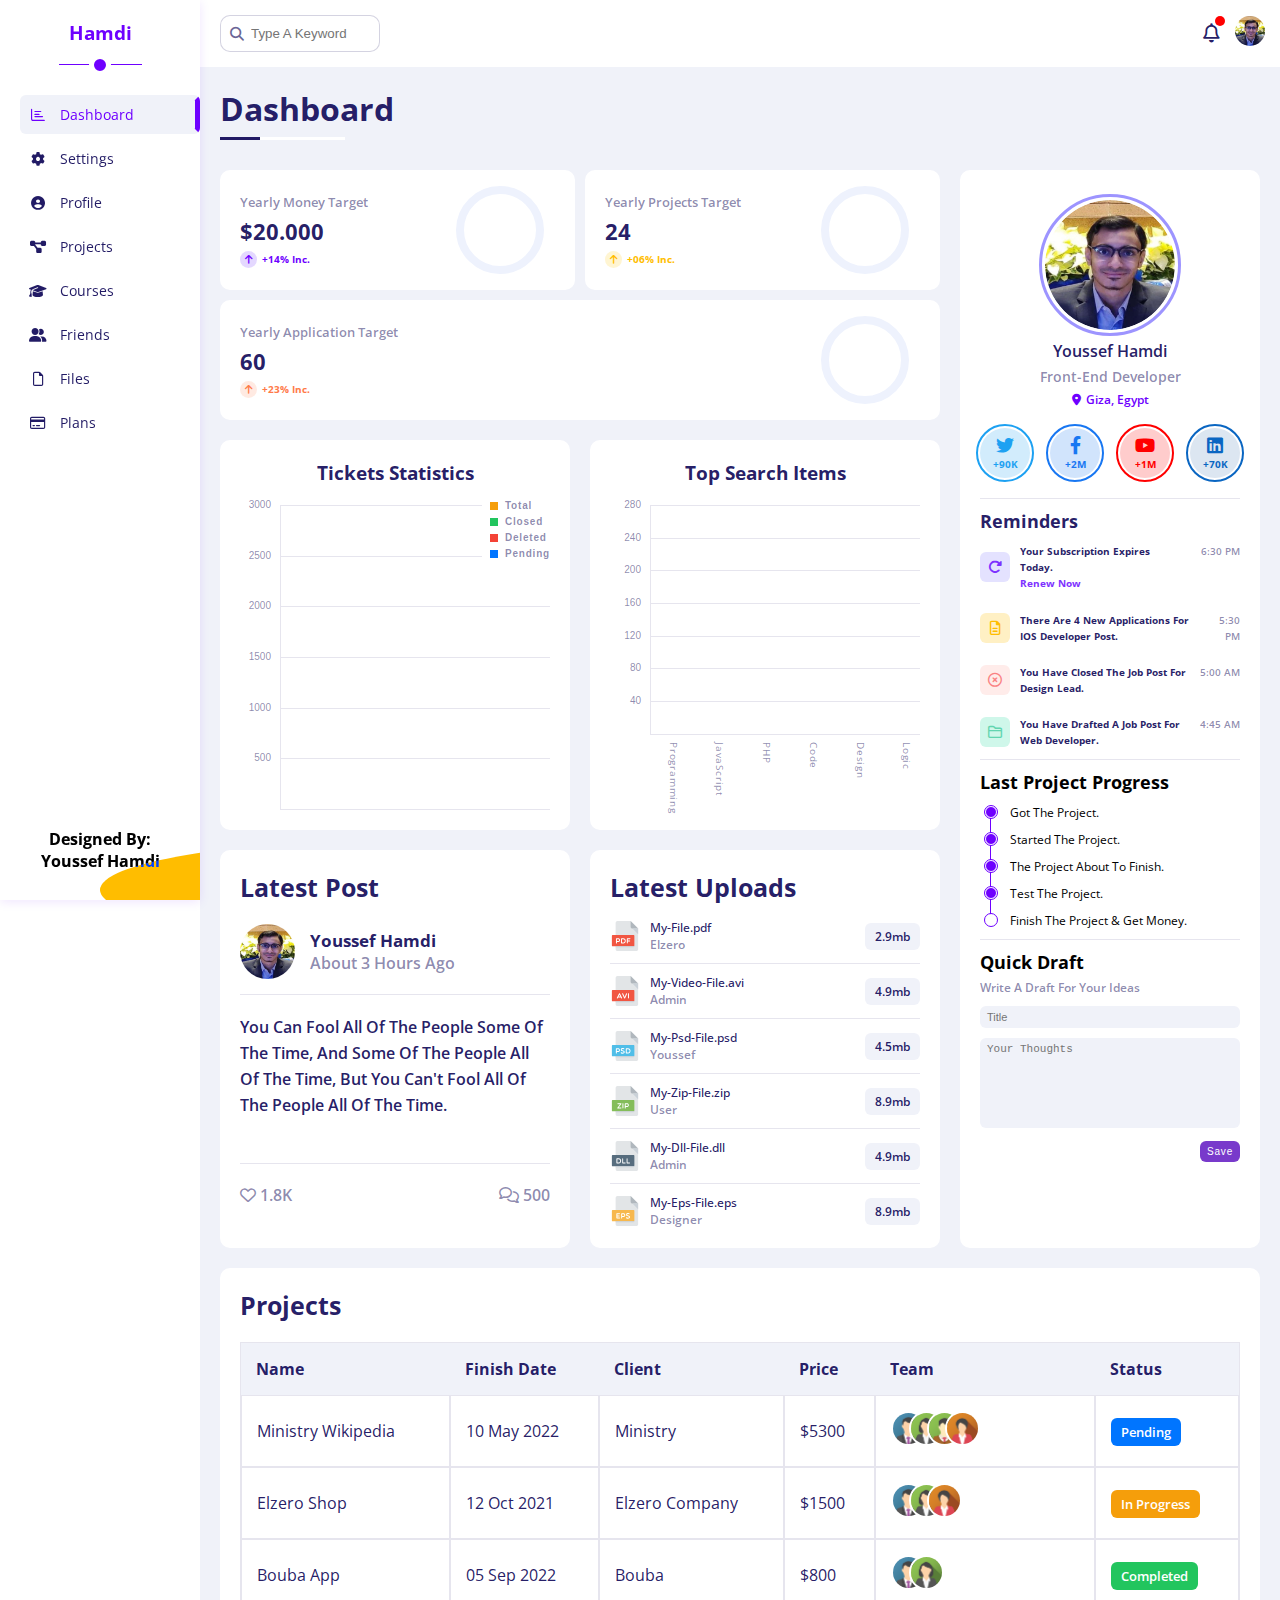
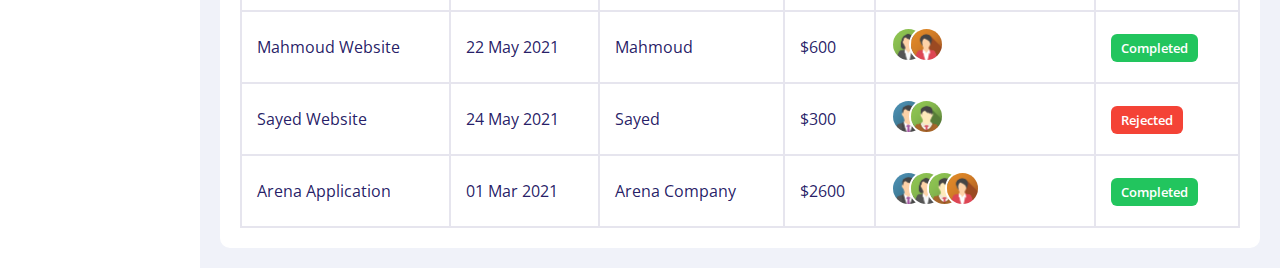
<file: index.html>
<!DOCTYPE html>
<html lang="en">
<head>
  <meta charset="UTF-8">
  <meta http-equiv="X-UA-Compatible" content="IE=edge">
  <meta name="viewport" content="width=device-width, initial-scale=1.0">
  <title>Dashboard</title>
  <link rel="stylesheet" href="css/all.css">
  <link rel="stylesheet" href="css/framework.css">
  <link rel="stylesheet" href="css/main.css">
  <link rel="preconnect" href="https://fonts.googleapis.com">
  <link rel="preconnect" href="https://fonts.gstatic.com" crossorigin>
  <link href="https://fonts.googleapis.com/css2?family=Open+Sans:wght@300;400;500;600;700;800&display=swap" rel="stylesheet">
</head>
<body>
  <div class="home dashboard">
    <aside class="sidebar pd-20">
      <h2>Hamdi</h2>
      <ul>
        <li><a href="index.html" class="dashboard pd-5 d-block current-page" title="Dashboard"><i class="far fa-chart-bar"></i> <span>Dashboard</span></a></li>
        <li><a href="settings.html" class="settings pd-5 d-block" title="Settings"><i class="fas fa-gear"></i> <span>Settings</span></a></li>
        <li><a href="profile.html" class="profile pd-5 d-block" title="Profile"><i class="fas fa-circle-user"></i> <span>Profile</span></a></li>
        <li><a href="projects.html" class="projects pd-5 d-block" title="Projects"><i class="fas fa-diagram-project"></i> <span>Projects</span></a></li>
        <li><a href="courses.html" class="courses pd-5 d-block" title="Courses"><i class="fas fa-graduation-cap"></i> <span>Courses</span></a></li>
        <li><a href="friends.html" class="friends pd-5 d-block" title="Friends"><i class="fas fa-user-group"></i> <span>Friends</span></a></li>
        <li><a href="files.html" class="files pd-5 d-block" title="Files"><i class="far fa-file"></i> <span>Files</span></a></li>
        <li><a href="plans.html" class="plans pd-5 d-block" title="Plans"><i class="far fa-credit-card"></i> <span>Plans</span></a></li>
      </ul>
      <div class="copy-right ps-a overflow-h t-center f-center-center-block f-bold">
        <span class="bold d-block">Designed By:<br>Youssef Hamdi</span>
      </div>
    </aside>
    <div class="aside"></div>
    <div class="content">
      <div class="header pd-15 f-sb">
        <div class="search ps-r">
          <i class="fas fa-magnifying-glass ps-a"></i>
          <input class="br-10" type="search" name="search" id="search" placeholder="Type A Keyword">
        </div>
        <div class="profile f-center">
          <span class="notification ps-r"><i class="far fa-bell"></i>
          </span>
          <span class="profile-image">
            <img src="images/new profile picture.jpg" alt="photo" class="br-circle">
          </span>
        </div>
      </div>
      <div class="section pd-20">
        <h1 class="main-title ps-r">Dashboard</h1>
        <div class="section-content pd-t40 gap-20 f f-wrap">
          <div class="center f f-wrap gap-20">
            <div class="targets f f-wrap gap-10">
              <div class="card pd-20 pd-t10 pd-b10 f-sb gap-20 br-10" style='--clr: #6e00ff;--alt-clr:#e4d8ff ;--num: 50.2;--percent:"80%";'>
                <div class="text">
                  <span class="text d-block">Yearly Money Target</span>
                  <span class="bold d-block mr-t5">$20.000</span>
                  <span class="d-block f-center mr-t5">
                    <i class="fa-solid fa-arrow-up f-center-center mr-r5 br-circle"></i> +14% Inc.
                  </span>
                </div>
                <div class="circle overflow-h f-center-center">
                  <svg class="f-center-center" style=>
                    <circle cx="40" cy="40" r="40"></circle>
                    <circle cx="40" cy="40" r="40"></circle>
                  </svg>
                </div>
              </div>
              <div class="card pd-20 pd-t10 pd-b10 f-sb gap-20 br-10" style='--clr: #ffbd00;--alt-clr:#fff5d2 ; --num: 100.4;--percent:"60%";'>
                <div class="text">
                  <span class="text d-block">Yearly Projects Target</span>
                  <span class="bold d-block mr-t5">24</span>
                  <span class="d-block f-center mr-t5">
                    <i class="fa-solid fa-arrow-up f-center-center mr-r5 br-circle"></i> +06% Inc.
                  </span>
                </div>
                <div class="circle overflow-h f-center-center">
                  <svg class="f-center-center" style=>
                    <circle cx="40" cy="40" r="40"></circle>
                    <circle cx="40" cy="40" r="40"></circle>
                  </svg>
                </div>
              </div>
              <div class="card pd-20 pd-t10 pd-b10 f-sb gap-20 br-10" style='--clr: #ff7a49;--alt-clr:#ffeae2 ; --num: 62.75;--percent:"75%";'>
                <div class="text">
                  <span class="text d-block">Yearly Application Target</span>
                  <span class="bold d-block mr-t5">60</span>
                  <span class="d-block f-center mr-t5">
                    <i class="fa-solid fa-arrow-up f-center-center mr-r5 br-circle"></i> +23% Inc.
                  </span>
                </div>
                <div class="circle overflow-h f-center-center">
                  <svg class="f-center-center" style=>
                    <circle cx="40" cy="40" r="40"></circle>
                    <circle cx="40" cy="40" r="40"></circle>
                  </svg>
                </div>
              </div>

            </div>
            <div class="statistics pd-20 br-10 ps-r f f-d-column">
              <h3 class="t-center mr-b20">Tickets Statistics</h3>
              <div class="container ps-r">
                <ul class="f f-d-column ps-a">
                  <li class="ps-r"><div class="ps-a">3000</div></li>
                  <li class="ps-r"><div class="ps-a">2500</div></li>
                  <li class="ps-r"><div class="ps-a">2000</div></li>
                  <li class="ps-r"><div class="ps-a">1500</div></li>
                  <li class="ps-r"><div class="ps-a">1000</div></li>
                  <li class="ps-r"><div class="ps-a">500</div></li>
                  <li class="ps-r"><div class="ps-a"></div></li>
                </ul>
                <ul class="bars f ps-a">
                  <li class="total" style="--clr: #F59E0B;--bar-h: calc(50.6px * 5);"></li>
                  <li class="closed" style="--clr: #22C55E;--bar-h: calc(50.6px * 3.8);"></li>
                  <li class="deleted" style="--clr: #F44336;--bar-h: calc(50.6px / 5);"></li>
                  <li class="pending" style="--clr: #0075FF;--bar-h: calc(50.6px * 1);"></li>
                </ul>
                <ul class="info f f-d-column ps-a">
                  <li class="ps-r" style="--clr: #F59E0B;">Total</li>
                  <li class="ps-r" style="--clr: #22C55E;">Closed</li>
                  <li class="ps-r" style="--clr: #F44336;">Deleted</li>
                  <li class="ps-r" style="--clr: #0075FF;">Pending</li>
                </ul>
              </div>
            </div>
            <div class="top-search pd-20 br-10 ps-r f f-d-column">
              <h3 class="t-center mr-b20">Top Search Items</h3>
              <div class="container ps-r">
                <ul class="f f-d-column ps-a">
                  <li class="ps-r"><div class="ps-a">280</div></li>
                  <li class="ps-r"><div class="ps-a">240</div></li>
                  <li class="ps-r"><div class="ps-a">200</div></li>
                  <li class="ps-r"><div class="ps-a">160</div></li>
                  <li class="ps-r"><div class="ps-a">120</div></li>
                  <li class="ps-r"><div class="ps-a">80</div></li>
                  <li class="ps-r"><div class="ps-a">40</div></li>
                  <li class="ps-r"><div class="ps-a"></div></li>
                </ul>
                <ul class="bars f ps-a">
                  <li class="programming ps-r" style="--clr: #6e00ff;--bar-h: calc(32.8px * 5.5);"><div class="ps-a">Programming</div></li>
                  <li class="js ps-r" style="--clr: #6e00ff;--bar-h: calc(32.8px * 4.5);"><div class="ps-a">JavaScript</div></li>
                  <li class="php ps-r" style="--clr: #6e00ff;--bar-h: calc(32.8px * 4);"><div class="ps-a">PHP</div></li>
                  <li class="code ps-r" style="--clr: #6e00ff;--bar-h: calc(32.8px * 3.625);"><div class="ps-a">Code</div></li>
                  <li class="design ps-r" style="--clr: #6e00ff;--bar-h: calc(32.8px * 2.75);"><div class="ps-a">Design</div></li>
                  <li class="logic ps-r" style="--clr: #6e00ff;--bar-h: calc(32.8px * 2.375);"><div class="ps-a">Logic</div></li>
                </ul>
              </div>
            </div>
            <div class="post pd-20 br-10">
              <h3>Latest Post</h3>
              <div class="img-profile f-center gap-15 pd-b15 pd-t20">
                <img class="br-circle" src="images/new profile picture.jpg" alt="error">
                <div class="img-info">
                  <span class="d-block bold">Youssef Hamdi</span>
                  <span class="d-block text">About 3 Hours Ago</span>
                </div>
              </div>
              <div class="post-text pd-t20 pd-b20">You Can Fool All Of The People Some Of The Time, And Some Of The People All Of The Time, But You Can't Fool All Of The People All Of The Time.</div>
              <div class="post-footer pd-t20 f-sb">
                <div>
                  <i class="fa-regular fa-heart f-center-center"></i> 1.8K
                </div>
                <div>
                  <i class="fa-regular fa-comments f-center-center"></i> 500
                </div>
              </div>
            </div>
            <div class="latest-uploads pd-20 br-10">
              <h3>Latest Uploads</h3>
              <ul class="f f-d-column mr-t5">
                <li class="f gap-10 pd-t10 pd-b10">
                  <img src="images/pdf.svg" alt="Error">
                  <div class="f-sb">
                    <div>
                      <span class="d-block bold">My-File.pdf</span>
                      <span class="d-block text">Elzero</span>
                    </div>
                    <div>
                      2.9mb
                    </div>
                  </div>
                </li>
                <li class="f gap-10 pd-t10 pd-b10">
                  <img src="images/avi.svg" alt="Error">
                  <div class="f-sb">
                    <div>
                      <span class="d-block bold">My-Video-File.avi</span>
                      <span class="d-block text">Admin</span>
                    </div>
                    <div>
                      4.9mb
                    </div>
                  </div>
                </li>
                <li class="f gap-10 pd-t10 pd-b10">
                  <img src="images/psd.svg" alt="Error">
                  <div class="f-sb">
                    <div>
                      <span class="d-block bold">My-Psd-File.psd</span>
                      <span class="d-block text">Youssef</span>
                    </div>
                    <div>
                      4.5mb
                    </div>
                  </div>
                </li>
                <li class="f gap-10 pd-t10 pd-b10">
                  <img src="images/zip.svg" alt="Error">
                  <div class="f-sb">
                    <div>
                      <span class="d-block bold">My-Zip-File.zip</span>
                      <span class="d-block text">User</span>
                    </div>
                    <div>
                      8.9mb
                    </div>
                  </div>
                </li>
                <li class="f gap-10 pd-t10 pd-b10">
                  <img src="images/dll.svg" alt="Error">
                  <div class="f-sb">
                    <div>
                      <span class="d-block bold">My-Dll-File.dll</span>
                      <span class="d-block text">Admin</span>
                    </div>
                    <div>
                      4.9mb
                    </div>
                  </div>
                </li>
                <li class="f gap-10 pd-t10">
                  <img src="images/eps.svg" alt="Error">
                  <div class="f-sb">
                    <div>
                      <span class="d-block bold">My-Eps-File.eps</span>
                      <span class="d-block text">Designer</span>
                    </div>
                    <div>
                      8.9mb
                    </div>
                  </div>
                </li>
              </ul>
            </div>
          </div>
          <div class="left br-10 pd-20 f f-d-column">
            <div class="welcome f-center f-d-column t-center pd-b20">
              <a href="profile.html" class="d-block">
                <div class="main-img mr-t10 mr-b10 overflow-h br-circle"><img src="images/new profile picture.jpg" alt="error" class="br-circle"></div>
              </a>
              <span class="bold d-block mr-b5 f-16">Youssef Hamdi</span>
              <span class="text d-block mr-b5 f-14">Front-End Developer</span>
              <span class="location d-block f-12"><i class="fa-solid fa-location-dot f-center-center mr-r5"></i>Giza, Egypt</span>
              <div class="f-sb mr-t20 social">
                <a href="#" title="Follow" style="--clr: #1DA1F2;--alt-clr:#D2ECFC;" class="f-center-center f-d-column twitter br-circle t-center">
                  <i class="fa-brands fa-twitter f-center-center f-18"></i>
                  <span class="d-block bold f-10 mr-t3 f-bold">+90K</span>
                </a>
                <a href="#" title="Like" style="--clr: #1877f2;--alt-clr: #D1E4FC;" class="f-center-center f-d-column facebook br-circle t-center">
                  <i class="fa-brands fa-facebook-f f-center-center f-18"></i>
                  <span class="d-block bold f-10 mr-t3 f-bold">+2M</span>
                </a>
                <a href="#" title="Subscribe" style="--clr: #ff0000;--alt-clr: #FFCCCC;" class="f-center-center f-d-column youtube br-circle t-center">
                  <i class="fa-brands fa-youtube f-center-center f-18"></i>
                  <span class="d-block bold f-10 mr-t3 f-bold">+1M</span>
                </a>
                <a href="#" title="Follow" style="--clr: #0a66c2;--alt-clr: #dce6f1;" class="f-center-center f-d-column linked-in br-circle t-center">
                  <i class="fa-brands fa-linkedin f-center-center f-18"></i>
                  <span class="d-block bold f-10 mr-t3 f-bold">+70K</span>
                </a>
              </div>
            </div>
            <div class="reminders pd-t10 pd-b10 ">
              <h3 class="f-18">Reminders</h3>
              <div class="row f f-d-column pd-t10" style="--clr:#7d31ff; --alt-clr:#e4e2ff;">
                <div class="f-center gap-10">
                  <i class="fa-solid br-6 fa-rotate-right f-center-center"></i>
                  <div class="f f-d-column grow f-10 f-bold">
                    <div class="grow f-sb">
                      <span class="bold d-block">Your Subscription Expires Today.</span>
                      <span class="text d-block f-10">6:30 PM</span>
                    </div>
                    <a href="#" class="d-block">Renew Now</a>
                  </div>
                </div>
              </div>
              <div class="row f f-d-column pd-t20" style="--clr:#ffbd00; --alt-clr:#fff0c4;">
                <div class="f-center gap-10">
                  <i class="fa-regular br-6 fa-file-lines f-center-center"></i>
                  <div class="f f-d-column gap-10 grow f-10 f-bold">
                    <div class="grow f-sb">
                      <span class="bold d-block">There Are 4 New Applications For IOS Developer Post.</span>
                      <span class="text d-block f-10">5:30 PM</span>
                    </div>
                  </div>
                </div>
              </div>
              <div class="row f f-d-column pd-t20" style="--clr:#fa8283; --alt-clr:#ffecea;">
                <div class="f-center gap-10">
                  <i class="fa-regular br-6 fa-circle-xmark f-center-center"></i>
                  <div class="f f-d-column gap-10 grow f-10 f-bold">
                    <div class="grow f-sb">
                      <span class="bold d-block">You Have Closed The Job Post For Design Lead.</span>
                      <span class="text d-block f-10">5:00 AM</span>
                    </div>
                  </div>
                </div>
              </div>
              <div class="row f f-d-column pd-t20" style="--clr:#62d5b0; --alt-clr:#cff7ea;">
                <div class="f-center gap-10">
                  <i class="fa-regular br-6 fa-folder-closed f-center-center"></i>
                  <div class="f f-d-column gap-10 grow f-10 f-bold">
                    <div class="grow f-sb">
                      <span class="bold d-block">You Have Drafted A Job Post For Web Developer.</span>
                      <span class="text d-block f-10">4:45 AM</span>
                    </div>
                  </div>
                </div>
              </div>
            </div>
            <div class="project-progress pd-t10 pd-b10">
              <h3 class="f-18">Last Project Progress</h3>
              <ul class="mr-t10 f f-d-column gap-10 ps-r pd-l30">
                <li class="completed ps-r f-12">Got The Project.</li>
                <li class="completed ps-r f-12">Started The Project.</li>
                <li class="completed ps-r f-12">The Project About To Finish.</li>
                <li class="animated ps-r f-12">Test The Project.</li>
                <li class="not-completed ps-r f-12">Finish The Project & Get Money.</li>
              </ul>
            </div>
            <div class="draft pd-t10 grow">
              <h3 class="f-18">Quick Draft</h3>
              <span class="d-block text f-12 mr-t5">Write A Draft For Your Ideas</span>
              <div class="mr-t10">
                <form action="" class="f f-d-column gap-10">
                  <input type="text" name="title" id="title" class="br-6 title pd-5" placeholder="Title">
                  <textarea name="idea" id="idea" class="idea pd-5 br-6 grow" placeholder="Your Thoughts"></textarea>
                  <div class="button t-right">
                    <input type="button" value="Save" class="br-6 save">
                  </div>
                </form>
              </div>
            </div>
          </div>
          <div class="bottom pd-20 br-10">
            <h3 class="mr-b20">Projects</h3>
            <div class="overflow-x-a">
              <table>
                <thead>
                  <tr>
                    <th class="name pd-15">Name</th>
                    <th class="date pd-15">Finish Date</th>
                    <th class="client pd-15">Client</th>
                    <th class="price pd-15">Price</th>
                    <th class="members pd-15">Team</th>
                    <th class="name pd-15">Status</th>
                  </tr>
                </thead>
                <tbody>
                  <tr>
                    <td class=" ">Ministry Wikipedia</td>
                    <td class=" ">10 May 2022</td>
                    <td class=" ">Ministry</td>
                    <td class=" ">$5300</td>
                    <td class=" ">
                      <img src="images/team-01.png" alt="error" class="ps-r br-circle">
                      <img src="images/team-02.png" alt="error" class="ps-r br-circle">
                      <img src="images/team-03.png" alt="error" class="ps-r br-circle">
                      <img src="images/team-04.png" alt="error" class="ps-r br-circle">
                    </td>
                    <td class=" "><span class="br-6" style="--clr: #0075FF;">Pending</span></td>
                  </tr>
                  <tr>
                    <td class=" ">Elzero Shop</td>
                    <td class=" ">12 Oct 2021</td>
                    <td class=" ">Elzero Company</td>
                    <td class=" ">$1500</td>
                    <td class=" ">
                      <img src="images/team-01.png" alt="error" class="ps-r br-circle">
                      <img src="images/team-02.png" alt="error" class="ps-r br-circle">
                      <img src="images/team-04.png" alt="error" class="ps-r br-circle">
                    </td>
                    <td class=" "><span class="br-6" style="--clr: #F59E0B;">In Progress</span></td>
                  </tr>
                  <tr>
                    <td class=" ">Bouba App</td>
                    <td class=" ">05 Sep 2022</td>
                    <td class=" ">Bouba</td>
                    <td class=" ">$800</td>
                    <td class=" ">
                      <img src="images/team-01.png" alt="error" class="ps-r br-circle">
                      <img src="images/team-02.png" alt="error" class="ps-r br-circle">
                    </td>
                    <td class=" "><span class="br-6" style="--clr: #22C55E;">Completed</span></td>
                  </tr>
                  <tr>
                    <td class=" ">Mahmoud Website</td>
                    <td class=" ">22 May 2021</td>
                    <td class=" ">Mahmoud</td>
                    <td class=" ">$600</td>
                    <td class=" ">
                      <img src="images/team-02.png" alt="error" class="ps-r br-circle">
                      <img src="images/team-04.png" alt="error" class="ps-r br-circle">
                    </td>
                    <td class=" "><span class="br-6" style="--clr: #22C55E;">Completed</span></td>
                  </tr>
                  <tr>
                    <td class=" ">Sayed Website</td>
                    <td class=" ">24 May 2021</td>
                    <td class=" ">Sayed</td>
                    <td class=" ">$300</td>
                    <td class=" ">
                      <img src="images/team-01.png" alt="error" class="ps-r br-circle">
                      <img src="images/team-03.png" alt="error" class="ps-r br-circle">
                    </td>
                    <td class=" "><span class="br-6" style="--clr: #F44336;">Rejected</span></td>
                  </tr>
                  <tr>
                    <td class=" ">Arena Application</td>
                    <td class=" ">01 Mar 2021</td>
                    <td class=" ">Arena Company</td>
                    <td class=" ">$2600</td>
                    <td class=" ">
                      <img src="images/team-01.png" alt="error" class="ps-r br-circle">
                      <img src="images/team-02.png" alt="error" class="ps-r br-circle">
                      <img src="images/team-03.png" alt="error" class="ps-r br-circle">
                      <img src="images/team-04.png" alt="error" class="ps-r br-circle">
                    </td>
                    <td class=" "><span class="br-6" style="--clr: #22C55E;">Completed</span></td>
                  </tr>
                </tbody>
              </table>
            </div>
          </div>
        </div>
    </div>
  </div>
</body>
</html>
</file>
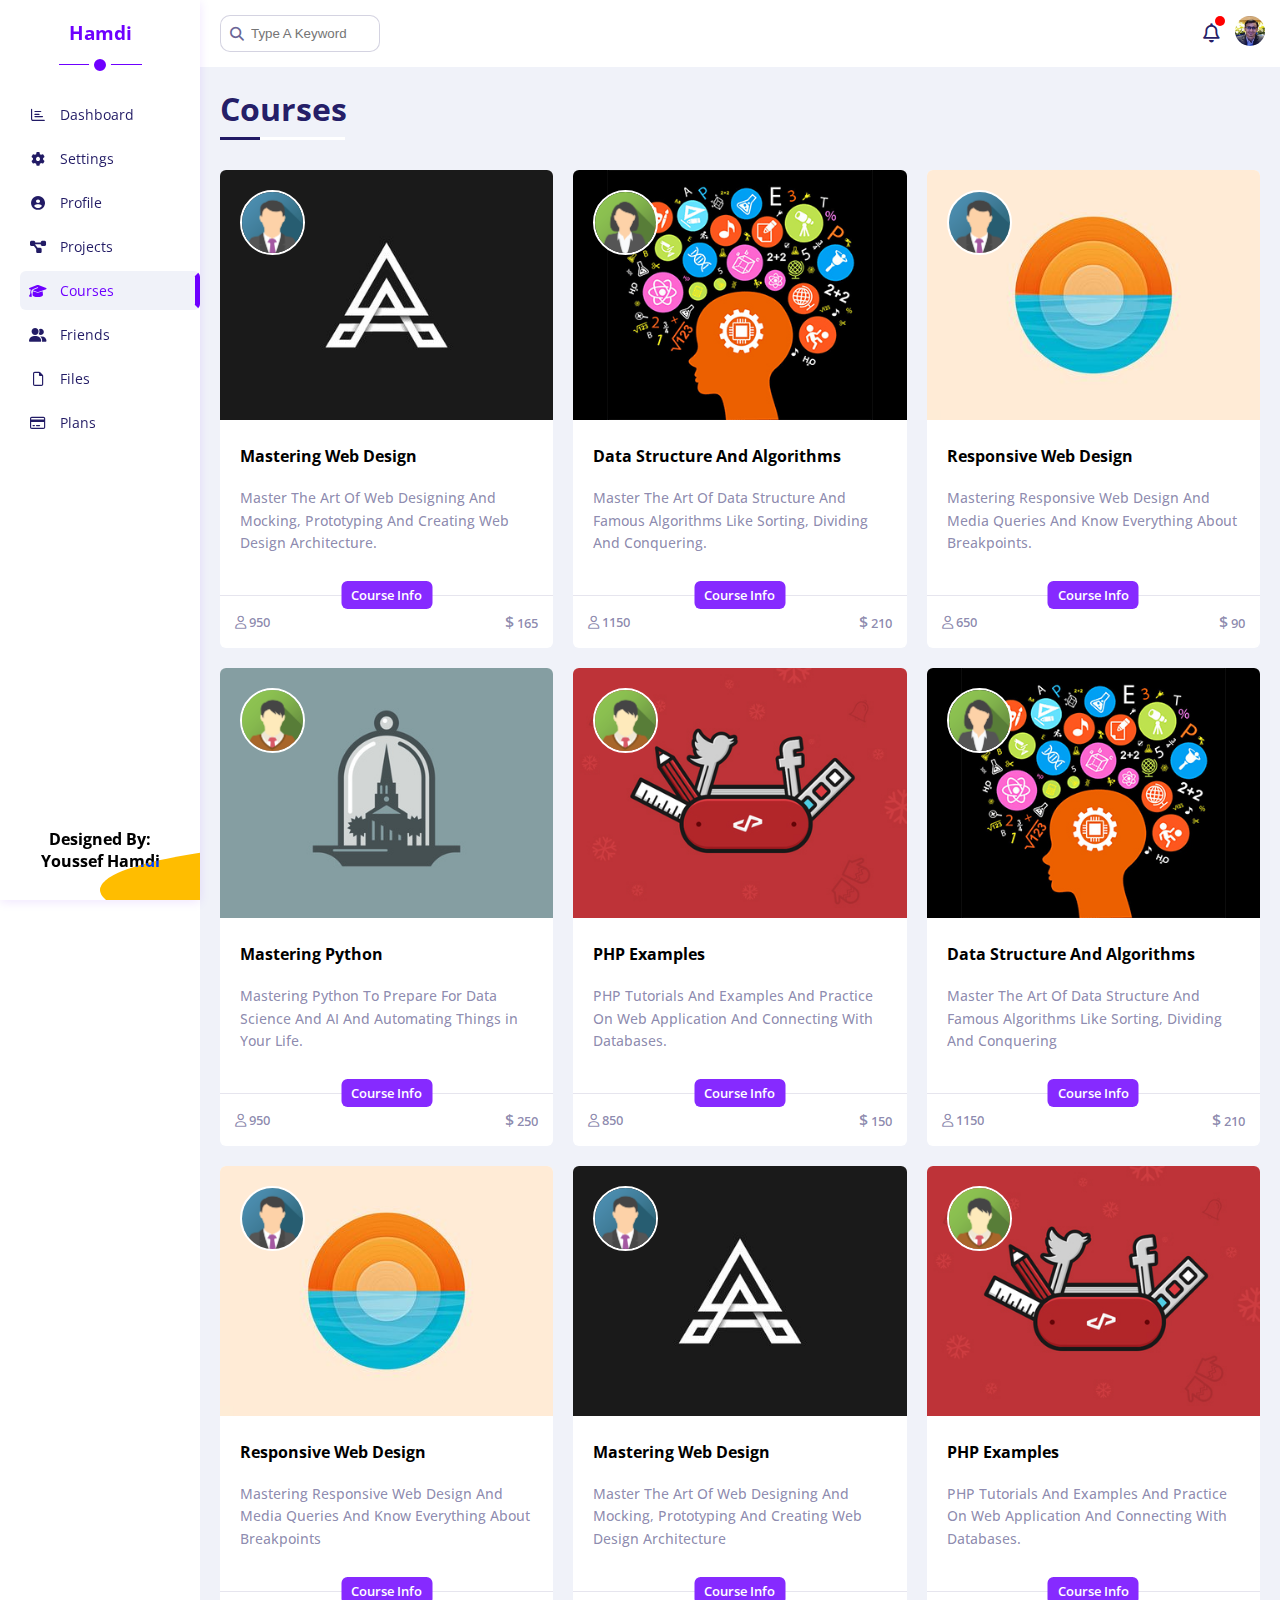
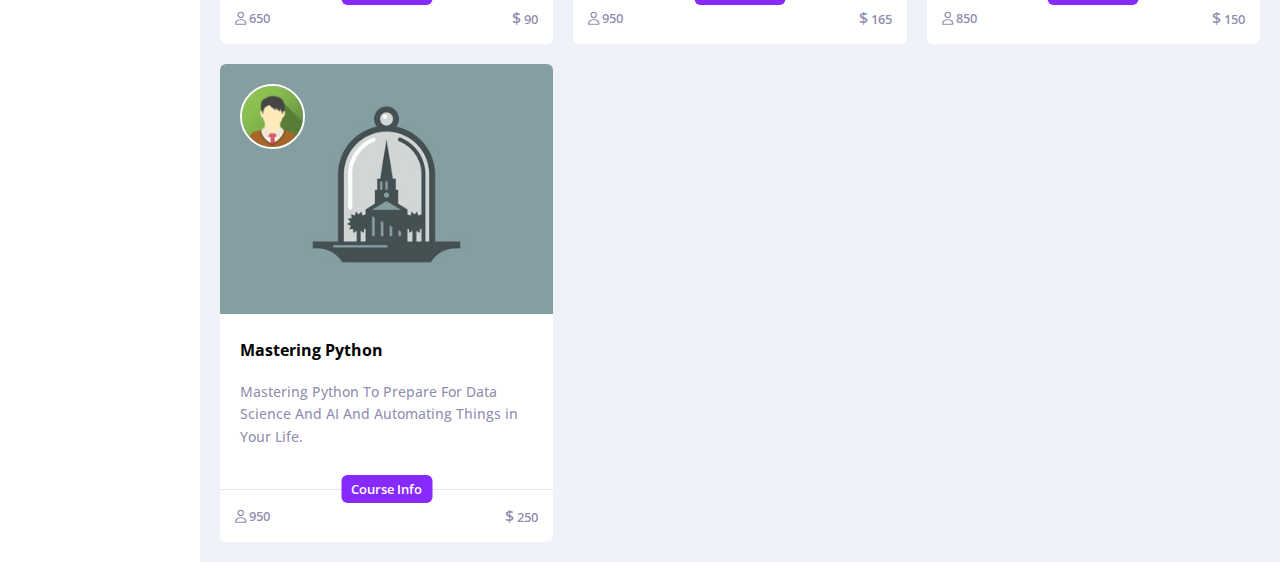
<file: courses.html>
<!DOCTYPE html>
<html lang="en">
<head>
  <meta charset="UTF-8">
  <meta http-equiv="X-UA-Compatible" content="IE=edge">
  <meta name="viewport" content="width=device-width, initial-scale=1.0">
  <title>Courses</title>
  <link rel="stylesheet" href="css/all.css">
  <link rel="stylesheet" href="css/framework.css">
  <link rel="stylesheet" href="css/main.css">
  <link rel="preconnect" href="https://fonts.googleapis.com">
  <link rel="preconnect" href="https://fonts.gstatic.com" crossorigin>
  <link href="https://fonts.googleapis.com/css2?family=Open+Sans:wght@300;400;500;600;700;800&display=swap" rel="stylesheet">
</head>
<body>
  <div class="home courses">
    <aside class="sidebar pd-20">
      <h2>Hamdi</h2>
      <ul>
        <li><a href="index.html" class="dashboard pd-5 d-block" title="Dashboard"><i class="far fa-chart-bar"></i> <span>Dashboard</span></a></li>
        <li><a href="settings.html" class="settings pd-5 d-block" title="Settings"><i class="fas fa-gear"></i> <span>Settings</span></a></li>
        <li><a href="profile.html" class="profile pd-5 d-block" title="Profile"><i class="fas fa-circle-user"></i> <span>Profile</span></a></li>
        <li><a href="projects.html" class="projects pd-5 d-block" title="Projects"><i class="fas fa-diagram-project"></i> <span>Projects</span></a></li>
        <li><a href="courses.html" class="courses pd-5 d-block current-page" title="Courses"><i class="fas fa-graduation-cap"></i> <span>Courses</span></a></li>
        <li><a href="friends.html" class="friends pd-5 d-block" title="Friends"><i class="fas fa-user-group"></i> <span>Friends</span></a></li>
        <li><a href="files.html" class="files pd-5 d-block" title="Files"><i class="far fa-file"></i> <span>Files</span></a></li>
        <li><a href="plans.html" class="plans pd-5 d-block" title="Plans"><i class="far fa-credit-card"></i> <span>Plans</span></a></li>
      </ul>
      <div class="copy-right ps-a overflow-h t-center f-center-center-block f-bold">
        <span class="bold d-block">Designed By:<br>Youssef Hamdi</span>
      </div>
    </aside>
    <div class="aside"></div>
    <div class="content">
      <div class="header pd-15 f-sb">
        <div class="search ps-r">
          <i class="fas fa-magnifying-glass ps-a"></i>
          <input class="br-10" type="search" name="search" id="search" placeholder="Type A Keyword">
        </div>
        <div class="profile f-center">
          <span class="notification ps-r"><i class="far fa-bell"></i>
          </span>
          <span class="profile-image">
            <img src="images/new profile picture.jpg" alt="photo" class="br-circle">
          </span>
        </div>
      </div>
      <div class="section pd-20">
        <h1 class="main-title ps-r">Courses</h1>
        <div class="section-content pd-t40 gap-20 grid-3">
          <div class="box br-6 overflow-h">
            <div class="course-img ps-r">
              <img src="images/course-01.jpg" alt="error">
              <img src="images/team-01.png" alt="error" class="team-img ps-a br-circle">
            </div>
            <div class="course-inf pd-20 ps-r">
              <h3>Mastering Web Design</h3>
              <p class="mr-t20 mr-b20">Master The Art Of Web Designing And Mocking, Prototyping And Creating Web Design Architecture.</p>
              <span class="d-block br-6 ps-a">Course Info</span>
            </div>
            <div class="course-footer pd-15 f-sb">
              <span>
                <i class="fa-regular fa-user f-center-center"></i> 950
              </span>
              <span>$ 165</span>
            </div>
          </div>
          <div class="box br-6 overflow-h">
            <div class="course-img ps-r">
              <img src="images/course-02.jpg" alt="error">
              <img src="images/team-02.png" alt="error" class="team-img ps-a br-circle">
            </div>
            <div class="course-inf pd-20 ps-r">
              <h3>Data Structure And Algorithms</h3>
              <p class="mr-t20 mr-b20">Master The Art Of Data Structure And Famous Algorithms Like Sorting, Dividing And Conquering.</p>
              <span class="d-block br-6 ps-a">Course Info</span>
            </div>
            <div class="course-footer pd-15 f-sb">
              <span>
                <i class="fa-regular fa-user f-center-center"></i> 1150
              </span>
              <span>$ 210</span>
            </div>
          </div>
          <div class="box br-6 overflow-h">
            <div class="course-img ps-r">
              <img src="images/course-03.jpg" alt="error">
              <img src="images/team-01.png" alt="error" class="team-img ps-a br-circle">
            </div>
            <div class="course-inf pd-20 ps-r">
              <h3>Responsive Web Design</h3>
              <p class="mr-t20 mr-b20">Mastering Responsive Web Design And Media Queries And Know Everything About Breakpoints.</p>
              <span class="d-block br-6 ps-a">Course Info</span>
            </div>
            <div class="course-footer pd-15 f-sb">
              <span>
                <i class="fa-regular fa-user f-center-center"></i> 650
              </span>
              <span>$ 90</span>
            </div>
          </div>
          <div class="box br-6 overflow-h">
            <div class="course-img ps-r">
              <img src="images/course-04.jpg" alt="error">
              <img src="images/team-03.png" alt="error" class="team-img ps-a br-circle">
            </div>
            <div class="course-inf pd-20 ps-r">
              <h3>Mastering Python</h3>
              <p class="mr-t20 mr-b20">Mastering Python To Prepare For Data Science And AI And Automating Things in Your Life.</p>
              <span class="d-block br-6 ps-a">Course Info</span>
            </div>
            <div class="course-footer pd-15 f-sb">
              <span>
                <i class="fa-regular fa-user f-center-center"></i> 950
              </span>
              <span>$ 250</span>
            </div>
          </div>
          <div class="box br-6 overflow-h">
            <div class="course-img ps-r">
              <img src="images/course-05.jpg" alt="error">
              <img src="images/team-03.png" alt="error" class="team-img ps-a br-circle">
            </div>
            <div class="course-inf pd-20 ps-r">
              <h3>PHP Examples</h3>
              <p class="mr-t20 mr-b20">PHP Tutorials And Examples And Practice On Web Application And Connecting With Databases.</p>
              <span class="d-block br-6 ps-a">Course Info</span>
            </div>
            <div class="course-footer pd-15 f-sb">
              <span>
                <i class="fa-regular fa-user f-center-center"></i> 850
              </span>
              <span>$ 150</span>
            </div>
          </div>
          <div class="box br-6 overflow-h">
            <div class="course-img ps-r">
              <img src="images/course-02.jpg" alt="error">
              <img src="images/team-02.png" alt="error" class="team-img ps-a br-circle">
            </div>
            <div class="course-inf pd-20 ps-r">
              <h3>Data Structure And Algorithms</h3>
              <p class="mr-t20 mr-b20">Master The Art Of Data Structure And Famous Algorithms Like Sorting, Dividing And Conquering</p>
              <span class="d-block br-6 ps-a">Course Info</span>
            </div>
            <div class="course-footer pd-15 f-sb">
              <span>
                <i class="fa-regular fa-user f-center-center"></i> 1150
              </span>
              <span>$ 210</span>
            </div>
          </div>
          <div class="box br-6 overflow-h">
            <div class="course-img ps-r">
              <img src="images/course-03.jpg" alt="error">
              <img src="images/team-01.png" alt="error" class="team-img ps-a br-circle">
            </div>
            <div class="course-inf pd-20 ps-r">
              <h3>Responsive Web Design</h3>
              <p class="mr-t20 mr-b20">Mastering Responsive Web Design And Media Queries And Know Everything About Breakpoints</p>
              <span class="d-block br-6 ps-a">Course Info</span>
            </div>
            <div class="course-footer pd-15 f-sb">
              <span>
                <i class="fa-regular fa-user f-center-center"></i> 650
              </span>
              <span>$ 90</span>
            </div>
          </div>
          <div class="box br-6 overflow-h">
            <div class="course-img ps-r">
              <img src="images/course-01.jpg" alt="error">
              <img src="images/team-01.png" alt="error" class="team-img ps-a br-circle">
            </div>
            <div class="course-inf pd-20 ps-r">
              <h3>Mastering Web Design</h3>
              <p class="mr-t20 mr-b20">Master The Art Of Web Designing And Mocking, Prototyping And Creating Web Design Architecture</p>
              <span class="d-block br-6 ps-a">Course Info</span>
            </div>
            <div class="course-footer pd-15 f-sb">
              <span>
                <i class="fa-regular fa-user f-center-center"></i> 950
              </span>
              <span>$ 165</span>
            </div>
          </div>
          <div class="box br-6 overflow-h">
            <div class="course-img ps-r">
              <img src="images/course-05.jpg" alt="error">
              <img src="images/team-03.png" alt="error" class="team-img ps-a br-circle">
            </div>
            <div class="course-inf pd-20 ps-r">
              <h3>PHP Examples</h3>
              <p class="mr-t20 mr-b20">PHP Tutorials And Examples And Practice On Web Application And Connecting With Databases.</p>
              <span class="d-block br-6 ps-a">Course Info</span>
            </div>
            <div class="course-footer pd-15 f-sb">
              <span>
                <i class="fa-regular fa-user f-center-center"></i> 850
              </span>
              <span>$ 150</span>
            </div>
          </div>
          <div class="box br-6 overflow-h">
            <div class="course-img ps-r">
              <img src="images/course-04.jpg" alt="error">
              <img src="images/team-03.png" alt="error" class="team-img ps-a br-circle">
            </div>
            <div class="course-inf pd-20 ps-r">
              <h3>Mastering Python</h3>
              <p class="mr-t20 mr-b20">Mastering Python To Prepare For Data Science And AI And Automating Things in Your Life.</p>
              <span class="d-block br-6 ps-a">Course Info</span>
            </div>
            <div class="course-footer pd-15 f-sb">
              <span>
                <i class="fa-regular fa-user f-center-center"></i> 950
              </span>
              <span>$ 250</span>
            </div>
          </div>
        </div>
    </div>
  </div>
</body>
</html>
</file>
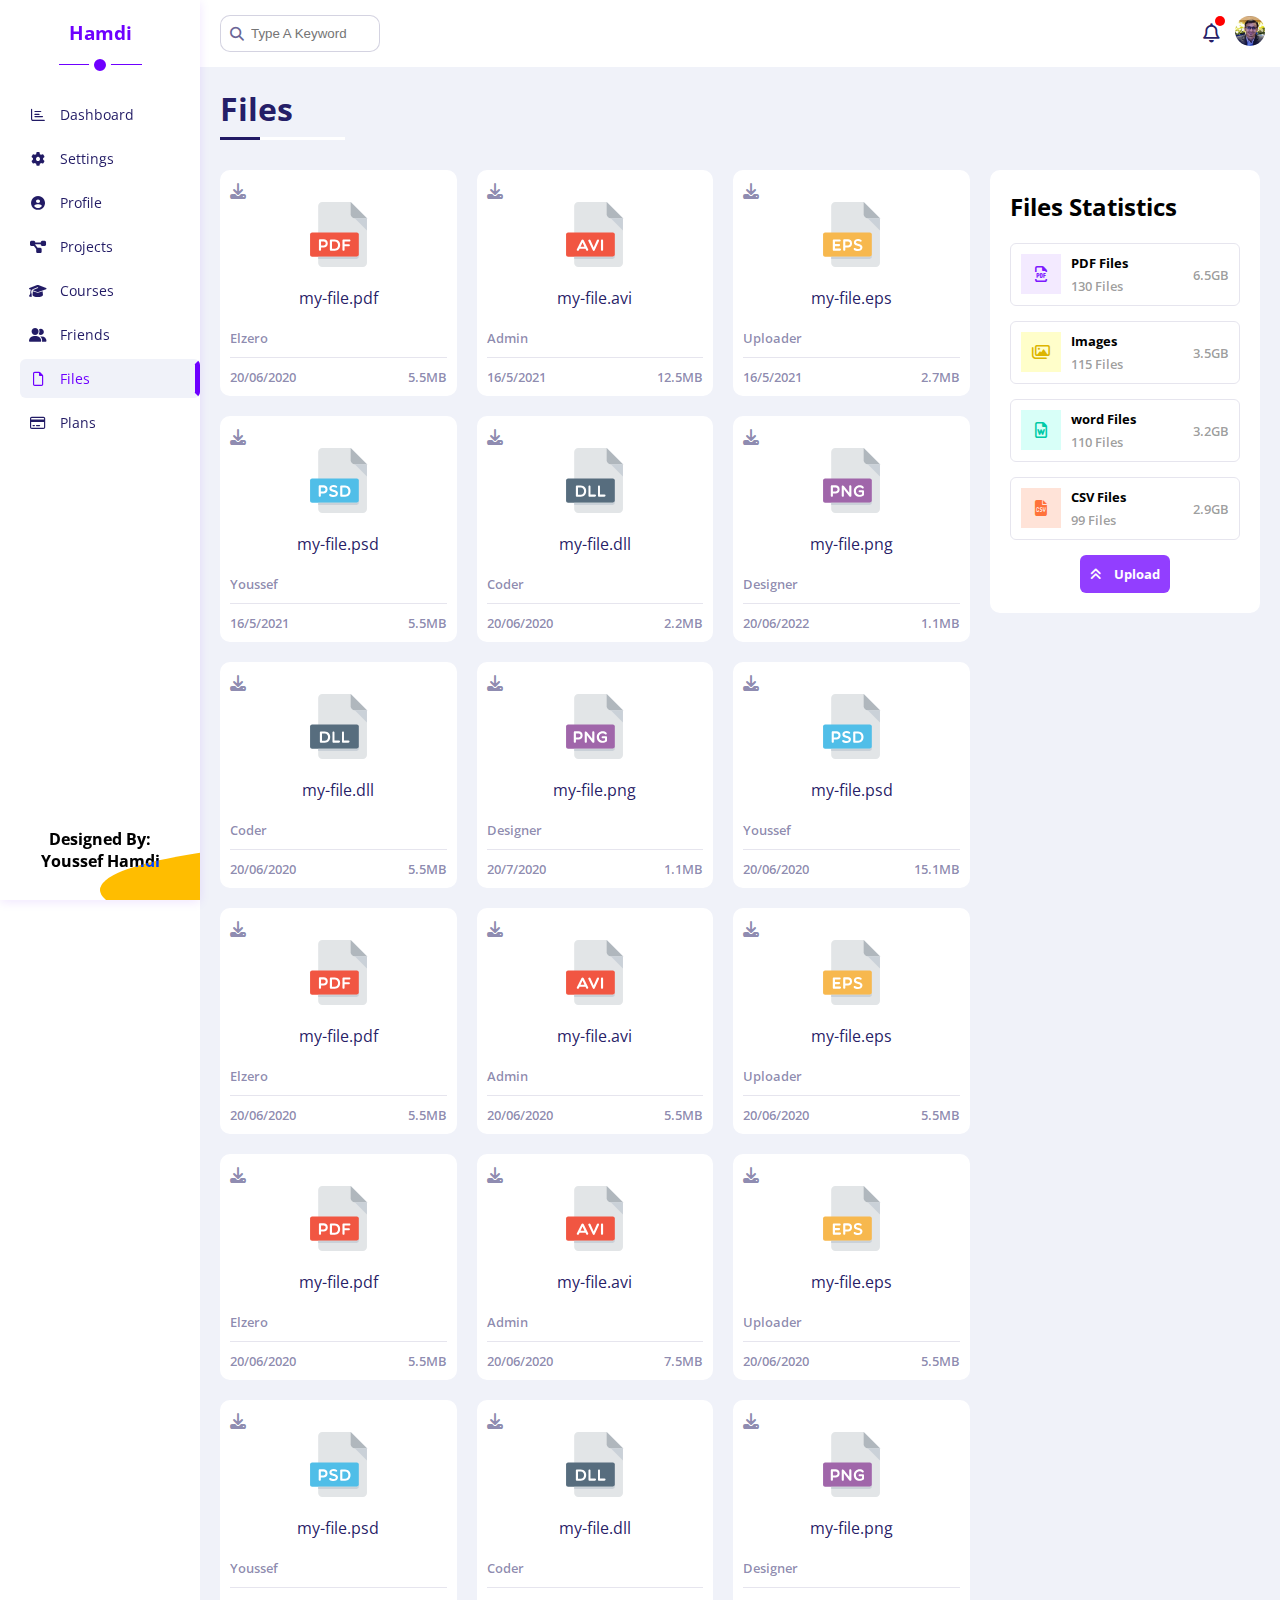
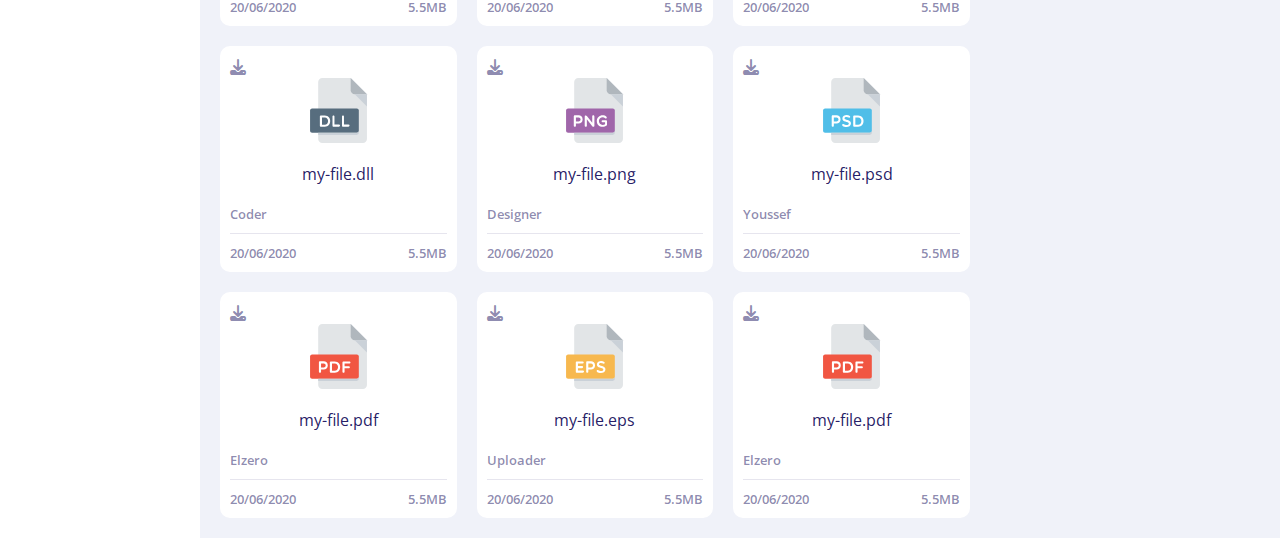
<file: files.html>
<!DOCTYPE html>
<html lang="en">
  <head>
    <meta charset="UTF-8" />
    <meta http-equiv="X-UA-Compatible" content="IE=edge" />
    <meta name="viewport" content="width=device-width, initial-scale=1.0" />
    <title>Files</title>
    <link rel="stylesheet" href="css/all.css" />
    <link rel="stylesheet" href="css/framework.css" />
    <link rel="stylesheet" href="css/main.css" />
    <link rel="preconnect" href="https://fonts.googleapis.com" />
    <link rel="preconnect" href="https://fonts.gstatic.com" crossorigin />
    <link
      href="https://fonts.googleapis.com/css2?family=Open+Sans:wght@300;400;500;600;700;800&display=swap"
      rel="stylesheet"
    />
  </head>
  <body>
    <div class="home files">
      <aside class="sidebar pd-20">
        <h2>Hamdi</h2>
        <ul>
          <li>
            <a
              href="index.html"
              class="dashboard pd-5 d-block"
              title="Dashboard"
              ><i class="far fa-chart-bar"></i> <span>Dashboard</span></a
            >
          </li>
          <li>
            <a
              href="settings.html"
              class="settings pd-5 d-block"
              title="Settings"
              ><i class="fas fa-gear"></i> <span>Settings</span></a
            >
          </li>
          <li>
            <a href="profile.html" class="profile pd-5 d-block" title="Profile"
              ><i class="fas fa-circle-user"></i> <span>Profile</span></a
            >
          </li>
          <li>
            <a
              href="projects.html"
              class="projects pd-5 d-block"
              title="Projects"
              ><i class="fas fa-diagram-project"></i> <span>Projects</span></a
            >
          </li>
          <li>
            <a href="courses.html" class="courses pd-5 d-block" title="Courses"
              ><i class="fas fa-graduation-cap"></i> <span>Courses</span></a
            >
          </li>
          <li>
            <a href="friends.html" class="friends pd-5 d-block" title="Friends"
              ><i class="fas fa-user-group"></i> <span>Friends</span></a
            >
          </li>
          <li>
            <a
              href="files.html"
              class="files pd-5 d-block current-page"
              title="Files"
              ><i class="far fa-file"></i> <span>Files</span></a
            >
          </li>
          <li>
            <a href="plans.html" class="plans pd-5 d-block" title="Plans"
              ><i class="far fa-credit-card"></i> <span>Plans</span></a
            >
          </li>
        </ul>
        <div
          class="copy-right ps-a overflow-h t-center f-center-center-block f-bold"
        >
          <span class="bold d-block">Designed By:<br />Youssef Hamdi</span>
        </div>
      </aside>
      <div class="aside"></div>
      <div class="content">
        <div class="header pd-15 f-sb">
          <div class="search ps-r">
            <i class="fas fa-magnifying-glass ps-a"></i>
            <input
              class="br-10"
              type="search"
              name="search"
              id="search"
              placeholder="Type A Keyword"
            />
          </div>
          <div class="profile f-center">
            <span class="notification ps-r"><i class="far fa-bell"></i> </span>
            <span class="profile-image">
              <img
                src="images/new profile picture.jpg"
                alt="photo"
                class="br-circle"
              />
            </span>
          </div>
        </div>
        <div class="section pd-20">
          <h1 class="main-title ps-r">Files</h1>
          <div class="section-content pd-t40 gap-20 f">
            <div class="files-content">
              <div class="box pd-10 br-10">
                <i class="fa-solid fa-download"></i>
                <div class="file-img f-center-center-block f-d-column">
                  <img src="images/pdf.svg" alt="error" />
                  <span class="d-block mr-b20 mr-t20">my-file.pdf</span>
                </div>
                <span class="d-block mr-b10">Elzero</span>
                <div class="box-inf pd-t10 f-sb">
                  <span>20/06/2020</span>
                  <span>5.5MB</span>
                </div>
              </div>
              <div class="box pd-10 br-10">
                <i class="fa-solid fa-download"></i>
                <div class="file-img f-center-center-block f-d-column">
                  <img src="images/avi.svg" alt="error" />
                  <span class="d-block mr-b20 mr-t20">my-file.avi</span>
                </div>
                <span class="d-block mr-b10">Admin</span>
                <div class="box-inf pd-t10 f-sb">
                  <span>16/5/2021</span>
                  <span>12.5MB</span>
                </div>
              </div>
              <div class="box pd-10 br-10">
                <i class="fa-solid fa-download"></i>
                <div class="file-img f-center-center-block f-d-column">
                  <img src="images/eps.svg" alt="error" />
                  <span class="d-block mr-b20 mr-t20">my-file.eps</span>
                </div>
                <span class="d-block mr-b10">Uploader</span>
                <div class="box-inf pd-t10 f-sb">
                  <span>16/5/2021</span>
                  <span>2.7MB</span>
                </div>
              </div>
              <div class="box pd-10 br-10">
                <i class="fa-solid fa-download"></i>
                <div class="file-img f-center-center-block f-d-column">
                  <img src="images/psd.svg" alt="error" />
                  <span class="d-block mr-b20 mr-t20">my-file.psd</span>
                </div>
                <span class="d-block mr-b10">Youssef</span>
                <div class="box-inf pd-t10 f-sb">
                  <span>16/5/2021</span>
                  <span>5.5MB</span>
                </div>
              </div>
              <div class="box pd-10 br-10">
                <i class="fa-solid fa-download"></i>
                <div class="file-img f-center-center-block f-d-column">
                  <img src="images/dll.svg" alt="error" />
                  <span class="d-block mr-b20 mr-t20">my-file.dll</span>
                </div>
                <span class="d-block mr-b10">Coder</span>
                <div class="box-inf pd-t10 f-sb">
                  <span>20/06/2020</span>
                  <span>2.2MB</span>
                </div>
              </div>
              <div class="box pd-10 br-10">
                <i class="fa-solid fa-download"></i>
                <div class="file-img f-center-center-block f-d-column">
                  <img src="images/png.svg" alt="error" />
                  <span class="d-block mr-b20 mr-t20">my-file.png</span>
                </div>
                <span class="d-block mr-b10">Designer</span>
                <div class="box-inf pd-t10 f-sb">
                  <span>20/06/2022</span>
                  <span>1.1MB</span>
                </div>
              </div>
              <div class="box pd-10 br-10">
                <i class="fa-solid fa-download"></i>
                <div class="file-img f-center-center-block f-d-column">
                  <img src="images/dll.svg" alt="error" />
                  <span class="d-block mr-b20 mr-t20">my-file.dll</span>
                </div>
                <span class="d-block mr-b10">Coder</span>
                <div class="box-inf pd-t10 f-sb">
                  <span>20/06/2020</span>
                  <span>5.5MB</span>
                </div>
              </div>
              <div class="box pd-10 br-10">
                <i class="fa-solid fa-download"></i>
                <div class="file-img f-center-center-block f-d-column">
                  <img src="images/png.svg" alt="error" />
                  <span class="d-block mr-b20 mr-t20">my-file.png</span>
                </div>
                <span class="d-block mr-b10">Designer</span>
                <div class="box-inf pd-t10 f-sb">
                  <span>20/7/2020</span>
                  <span>1.1MB</span>
                </div>
              </div>
              <div class="box pd-10 br-10">
                <i class="fa-solid fa-download"></i>
                <div class="file-img f-center-center-block f-d-column">
                  <img src="images/psd.svg" alt="error" />
                  <span class="d-block mr-b20 mr-t20">my-file.psd</span>
                </div>
                <span class="d-block mr-b10">Youssef</span>
                <div class="box-inf pd-t10 f-sb">
                  <span>20/06/2020</span>
                  <span>15.1MB</span>
                </div>
              </div>
              <div class="box pd-10 br-10">
                <i class="fa-solid fa-download"></i>
                <div class="file-img f-center-center-block f-d-column">
                  <img src="images/pdf.svg" alt="error" />
                  <span class="d-block mr-b20 mr-t20">my-file.pdf</span>
                </div>
                <span class="d-block mr-b10">Elzero</span>
                <div class="box-inf pd-t10 f-sb">
                  <span>20/06/2020</span>
                  <span>5.5MB</span>
                </div>
              </div>
              <div class="box pd-10 br-10">
                <i class="fa-solid fa-download"></i>
                <div class="file-img f-center-center-block f-d-column">
                  <img src="images/avi.svg" alt="error" />
                  <span class="d-block mr-b20 mr-t20">my-file.avi</span>
                </div>
                <span class="d-block mr-b10">Admin</span>
                <div class="box-inf pd-t10 f-sb">
                  <span>20/06/2020</span>
                  <span>5.5MB</span>
                </div>
              </div>
              <div class="box pd-10 br-10">
                <i class="fa-solid fa-download"></i>
                <div class="file-img f-center-center-block f-d-column">
                  <img src="images/eps.svg" alt="error" />
                  <span class="d-block mr-b20 mr-t20">my-file.eps</span>
                </div>
                <span class="d-block mr-b10">Uploader</span>
                <div class="box-inf pd-t10 f-sb">
                  <span>20/06/2020</span>
                  <span>5.5MB</span>
                </div>
              </div>
              <div class="box pd-10 br-10">
                <i class="fa-solid fa-download"></i>
                <div class="file-img f-center-center-block f-d-column">
                  <img src="images/pdf.svg" alt="error" />
                  <span class="d-block mr-b20 mr-t20">my-file.pdf</span>
                </div>
                <span class="d-block mr-b10">Elzero</span>
                <div class="box-inf pd-t10 f-sb">
                  <span>20/06/2020</span>
                  <span>5.5MB</span>
                </div>
              </div>
              <div class="box pd-10 br-10">
                <i class="fa-solid fa-download"></i>
                <div class="file-img f-center-center-block f-d-column">
                  <img src="images/avi.svg" alt="error" />
                  <span class="d-block mr-b20 mr-t20">my-file.avi</span>
                </div>
                <span class="d-block mr-b10">Admin</span>
                <div class="box-inf pd-t10 f-sb">
                  <span>20/06/2020</span>
                  <span>7.5MB</span>
                </div>
              </div>
              <div class="box pd-10 br-10">
                <i class="fa-solid fa-download"></i>
                <div class="file-img f-center-center-block f-d-column">
                  <img src="images/eps.svg" alt="error" />
                  <span class="d-block mr-b20 mr-t20">my-file.eps</span>
                </div>
                <span class="d-block mr-b10">Uploader</span>
                <div class="box-inf pd-t10 f-sb">
                  <span>20/06/2020</span>
                  <span>5.5MB</span>
                </div>
              </div>
              <div class="box pd-10 br-10">
                <i class="fa-solid fa-download"></i>
                <div class="file-img f-center-center-block f-d-column">
                  <img src="images/psd.svg" alt="error" />
                  <span class="d-block mr-b20 mr-t20">my-file.psd</span>
                </div>
                <span class="d-block mr-b10">Youssef</span>
                <div class="box-inf pd-t10 f-sb">
                  <span>20/06/2020</span>
                  <span>5.5MB</span>
                </div>
              </div>
              <div class="box pd-10 br-10">
                <i class="fa-solid fa-download"></i>
                <div class="file-img f-center-center-block f-d-column">
                  <img src="images/dll.svg" alt="error" />
                  <span class="d-block mr-b20 mr-t20">my-file.dll</span>
                </div>
                <span class="d-block mr-b10">Coder</span>
                <div class="box-inf pd-t10 f-sb">
                  <span>20/06/2020</span>
                  <span>5.5MB</span>
                </div>
              </div>
              <div class="box pd-10 br-10">
                <i class="fa-solid fa-download"></i>
                <div class="file-img f-center-center-block f-d-column">
                  <img src="images/png.svg" alt="error" />
                  <span class="d-block mr-b20 mr-t20">my-file.png</span>
                </div>
                <span class="d-block mr-b10">Designer</span>
                <div class="box-inf pd-t10 f-sb">
                  <span>20/06/2020</span>
                  <span>5.5MB</span>
                </div>
              </div>
              <div class="box pd-10 br-10">
                <i class="fa-solid fa-download"></i>
                <div class="file-img f-center-center-block f-d-column">
                  <img src="images/dll.svg" alt="error" />
                  <span class="d-block mr-b20 mr-t20">my-file.dll</span>
                </div>
                <span class="d-block mr-b10">Coder</span>
                <div class="box-inf pd-t10 f-sb">
                  <span>20/06/2020</span>
                  <span>5.5MB</span>
                </div>
              </div>
              <div class="box pd-10 br-10">
                <i class="fa-solid fa-download"></i>
                <div class="file-img f-center-center-block f-d-column">
                  <img src="images/png.svg" alt="error" />
                  <span class="d-block mr-b20 mr-t20">my-file.png</span>
                </div>
                <span class="d-block mr-b10">Designer</span>
                <div class="box-inf pd-t10 f-sb">
                  <span>20/06/2020</span>
                  <span>5.5MB</span>
                </div>
              </div>
              <div class="box pd-10 br-10">
                <i class="fa-solid fa-download"></i>
                <div class="file-img f-center-center-block f-d-column">
                  <img src="images/psd.svg" alt="error" />
                  <span class="d-block mr-b20 mr-t20">my-file.psd</span>
                </div>
                <span class="d-block mr-b10">Youssef</span>
                <div class="box-inf pd-t10 f-sb">
                  <span>20/06/2020</span>
                  <span>5.5MB</span>
                </div>
              </div>
              <div class="box pd-10 br-10">
                <i class="fa-solid fa-download"></i>
                <div class="file-img f-center-center-block f-d-column">
                  <img src="images/pdf.svg" alt="error" />
                  <span class="d-block mr-b20 mr-t20">my-file.pdf</span>
                </div>
                <span class="d-block mr-b10">Elzero</span>
                <div class="box-inf pd-t10 f-sb">
                  <span>20/06/2020</span>
                  <span>5.5MB</span>
                </div>
              </div>
              <div class="box pd-10 br-10">
                <i class="fa-solid fa-download"></i>
                <div class="file-img f-center-center-block f-d-column">
                  <img src="images/eps.svg" alt="error" />
                  <span class="d-block mr-b20 mr-t20">my-file.eps</span>
                </div>
                <span class="d-block mr-b10">Uploader</span>
                <div class="box-inf pd-t10 f-sb">
                  <span>20/06/2020</span>
                  <span>5.5MB</span>
                </div>
              </div>
              <div class="box pd-10 br-10">
                <i class="fa-solid fa-download"></i>
                <div class="file-img f-center-center-block f-d-column">
                  <img src="images/pdf.svg" alt="error" />
                  <span class="d-block mr-b20 mr-t20">my-file.pdf</span>
                </div>
                <span class="d-block mr-b10">Elzero</span>
                <div class="box-inf pd-t10 f-sb">
                  <span>20/06/2020</span>
                  <span>5.5MB</span>
                </div>
              </div>
            </div>
            <div class="files-statistics pd-20 br-10">
              <h2 class="statistic mr-b20">Files Statistics</h2>
              <div class="statistic-box pd-10 f gap-10 mr-b15 br-6 pdf">
                <i class="fa-regular fa-file-pdf f-center-center"></i>
                <div class="inf f-sb">
                  <div>
                    <span class="d-block">PDF Files</span>
                    <span class="number d-block">130 Files</span>
                  </div>
                  <span class="d-block number">6.5GB</span>
                </div>
              </div>
              <div class="statistic-box pd-10 f gap-10 mr-b15 br-6 image">
                <i class="fa-regular fa-images f-center-center"></i>
                <div class="inf f-sb">
                  <div>
                    <span class="d-block">Images</span>
                    <span class="number d-block">115 Files</span>
                  </div>
                  <span class="d-block number">3.5GB</span>
                </div>
              </div>
              <div class="statistic-box pd-10 f gap-10 mr-b15 br-6 word">
                <i class="fa-regular fa-file-word f-center-center"></i>
                <div class="inf f-sb">
                  <div>
                    <span class="d-block">word Files</span>
                    <span class="number d-block">110 Files</span>
                  </div>
                  <span class="d-block number">3.2GB</span>
                </div>
              </div>
              <div class="statistic-box pd-10 f gap-10 mr-b15 br-6 csv">
                <i class="fa-solid fa-file-csv f-center-center"></i>
                <div class="inf f-sb">
                  <div>
                    <span class="d-block">CSV Files</span>
                    <span class="number d-block">99 Files</span>
                  </div>
                  <span class="d-block number">2.9GB</span>
                </div>
              </div>
              <a href="#" class="upload d-block br-6 pd-10">
                <i class="fa-solid fa-angles-up"></i>
                <span>Upload</span>
              </a>
            </div>
          </div>
        </div>
      </div>
    </div>
  </body>
</html>
</file>
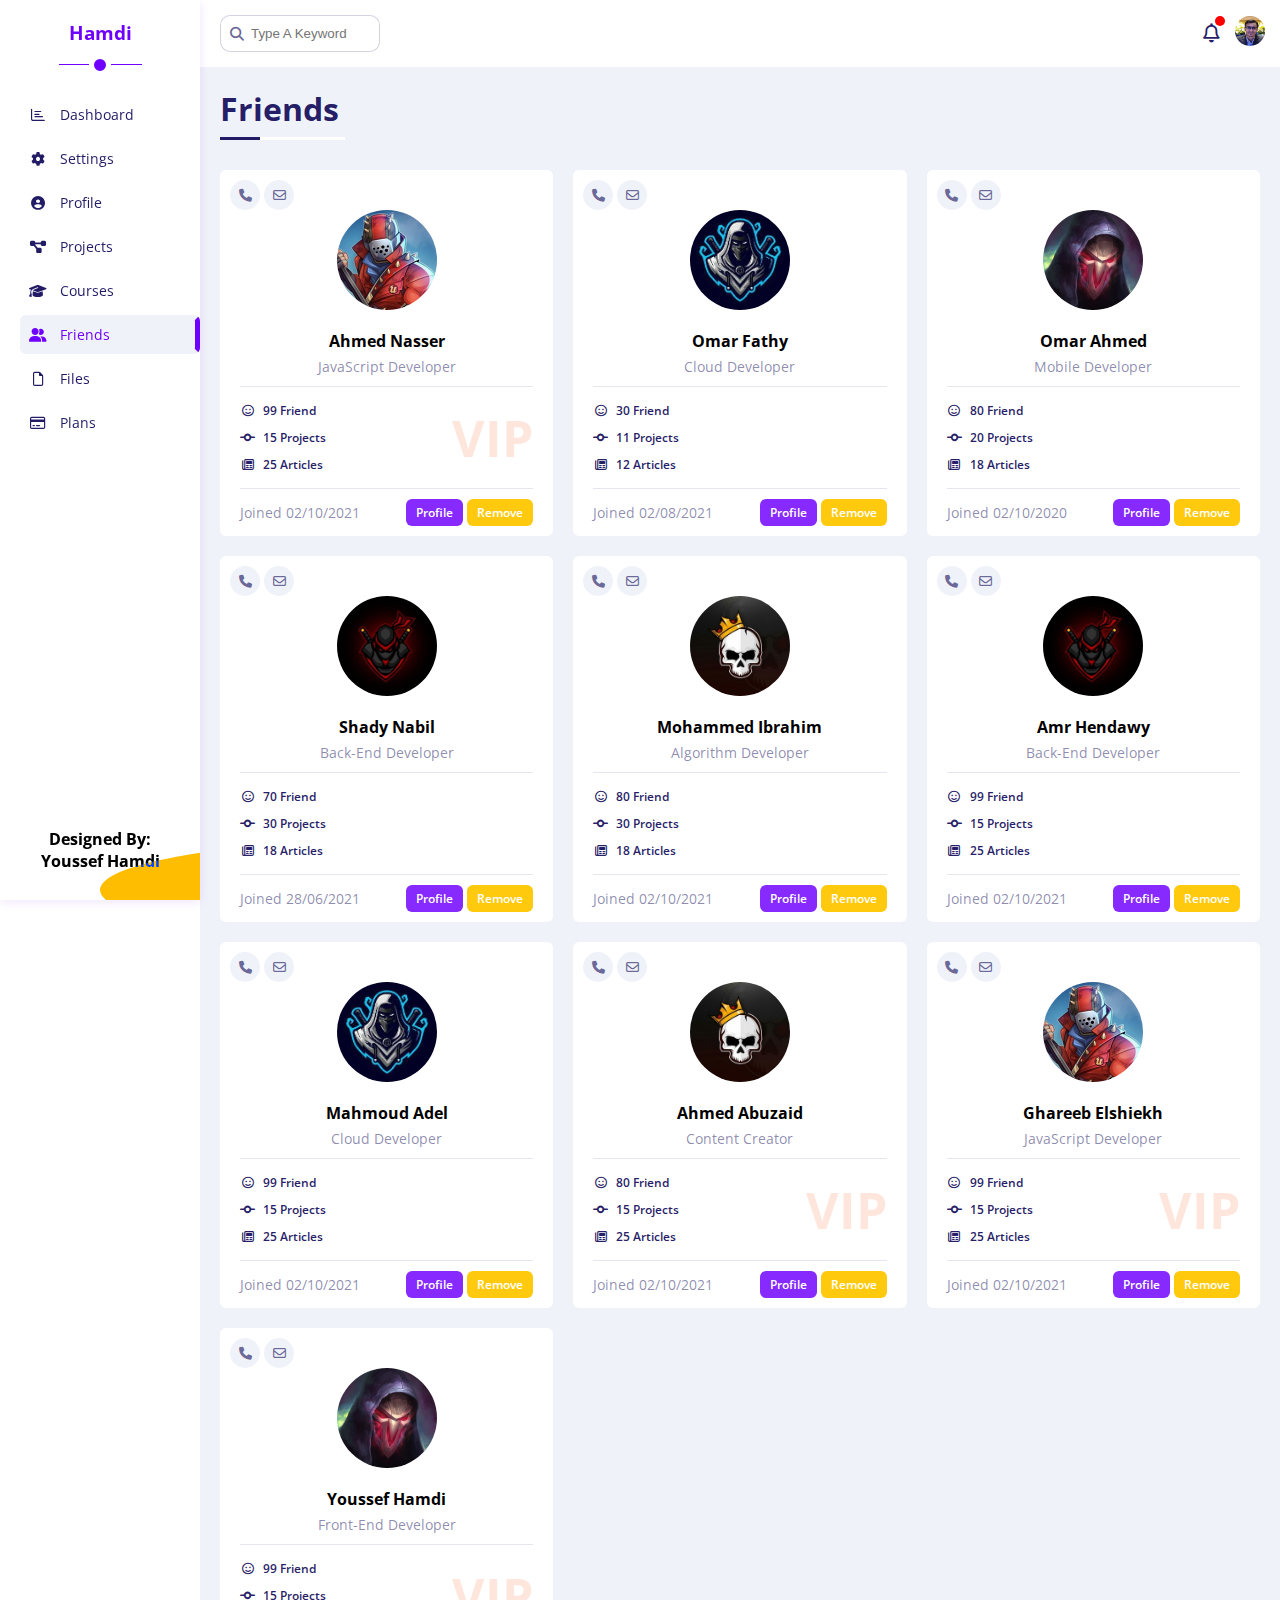
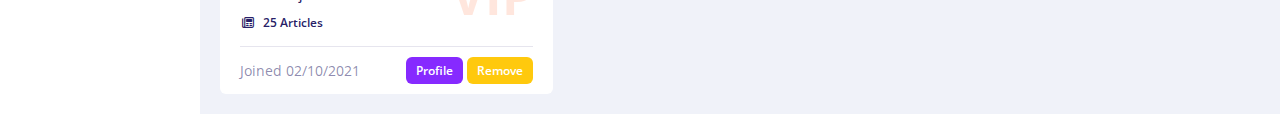
<file: friends.html>
<!DOCTYPE html>
<html lang="en">
<head>
  <meta charset="UTF-8">
  <meta http-equiv="X-UA-Compatible" content="IE=edge">
  <meta name="viewport" content="width=device-width, initial-scale=1.0">
  <title>Friends</title>
  <link rel="stylesheet" href="css/all.css">
  <link rel="stylesheet" href="css/framework.css">
  <link rel="stylesheet" href="css/main.css">
  <link rel="preconnect" href="https://fonts.googleapis.com">
  <link rel="preconnect" href="https://fonts.gstatic.com" crossorigin>
  <link href="https://fonts.googleapis.com/css2?family=Open+Sans:wght@300;400;500;600;700;800&display=swap" rel="stylesheet">
</head>
<body>
  <div class="home friends">
    <aside class="sidebar pd-20">
      <h2>Hamdi</h2>
      <ul>
        <li><a href="index.html" class="dashboard pd-5 d-block" title="Dashboard"><i class="far fa-chart-bar"></i> <span>Dashboard</span></a></li>
        <li><a href="settings.html" class="settings pd-5 d-block" title="Settings"><i class="fas fa-gear"></i> <span>Settings</span></a></li>
        <li><a href="profile.html" class="profile pd-5 d-block" title="Profile"><i class="fas fa-circle-user"></i> <span>Profile</span></a></li>
        <li><a href="projects.html" class="projects pd-5 d-block" title="Projects"><i class="fas fa-diagram-project"></i> <span>Projects</span></a></li>
        <li><a href="courses.html" class="courses pd-5 d-block" title="Courses"><i class="fas fa-graduation-cap"></i> <span>Courses</span></a></li>
        <li><a href="friends.html" class="friends pd-5 d-block current-page" title="Friends"><i class="fas fa-user-group"></i> <span>Friends</span></a></li>
        <li><a href="files.html" class="files pd-5 d-block" title="Files"><i class="far fa-file"></i> <span>Files</span></a></li>
        <li><a href="plans.html" class="plans pd-5 d-block" title="Plans"><i class="far fa-credit-card"></i> <span>Plans</span></a></li>
      </ul>
      <div class="copy-right ps-a overflow-h t-center f-center-center-block f-bold">
        <span class="bold d-block">Designed By:<br>Youssef Hamdi</span>
      </div>
    </aside>
    <div class="aside"></div>
    <div class="content">
      <div class="header pd-15 f-sb">
        <div class="search ps-r">
          <i class="fas fa-magnifying-glass ps-a"></i>
          <input class="br-10" type="search" name="search" id="search" placeholder="Type A Keyword">
        </div>
        <div class="profile f-center">
          <span class="notification ps-r"><i class="far fa-bell"></i>
          </span>
          <span class="profile-image">
            <img src="images/new profile picture.jpg" alt="photo" class="br-circle">
          </span>
        </div>
      </div>
      <div class="section pd-20">
        <h1 class="main-title ps-r">Friends</h1>
        <div class="section-content pd-t40 gap-20 grid-3">
          <div class="box pd-10 br-6">
            <i class="fa-solid fa-phone br-circle f-center-center"></i>
            <i class="fa-regular fa-envelope br-circle f-center-center"></i>
            <div class="friend-img f-center-center-block f-d-column">
              <img src="images/friend-01.jpg" alt="error" class="br-circle">
              <h3 class="name mr-t20">Ahmed Nasser</h3>
              <span class="d-block mr-t5 mr-b10">JavaScript Developer</span>
            </div>
            <div class="friend-inf mr-r10 mr-l10 pd-t15 pd-b15 ps-r">
              <span class="d-block">
                <i class="fa-regular fa-face-smile mr-r5 f-center-center"></i> 99 Friend
              </span>
              <span class="d-block mr-t10">
                <i class="fa-solid fa-code-commit mr-r5 f-center-center"></i> 15 Projects
              </span>
              <span class="d-block mr-t10">
                <i class="fa-regular fa-newspaper mr-r5 f-center-center"></i> 25 Articles
              </span>
              <span class="vip ps-a">VIP</span>
            </div>
            <div class="friend-footer pd-10 f-sb">
              <span>Joined 02/10/2021</span>
              <span>
                <a href="profile.html" class="d-i-block br-6">Profile</a>
                <a href="#" class="d-i-block br-6">Remove</a>
              </span>
            </div>
          </div>
          <div class="box pd-10 br-6">
            <i class="fa-solid fa-phone br-circle f-center-center"></i>
            <i class="fa-regular fa-envelope br-circle f-center-center"></i>
            <div class="friend-img f-center-center-block f-d-column">
              <img src="images/friend-02.jpg" alt="error" class="br-circle">
              <h3 class="name mr-t20">Omar Fathy</h3>
              <span class="d-block mr-t5 mr-b10">Cloud Developer</span>
            </div>
            <div class="friend-inf mr-r10 mr-l10 pd-t15 pd-b15 ps-r">
              <span class="d-block">
                <i class="fa-regular fa-face-smile mr-r5 f-center-center"></i> 30 Friend
              </span>
              <span class="d-block mr-t10">
                <i class="fa-solid fa-code-commit mr-r5 f-center-center"></i> 11 Projects
              </span>
              <span class="d-block mr-t10">
                <i class="fa-regular fa-newspaper mr-r5 f-center-center"></i> 12 Articles
              </span>
            </div>
            <div class="friend-footer pd-10 f-sb">
              <span>Joined 02/08/2021</span>
              <span>
                <a href="profile.html" class="d-i-block br-6">Profile</a>
                <a href="#" class="d-i-block br-6">Remove</a>
              </span>
            </div>
          </div>
          <div class="box pd-10 br-6">
            <i class="fa-solid fa-phone br-circle f-center-center"></i>
            <i class="fa-regular fa-envelope br-circle f-center-center"></i>
            <div class="friend-img f-center-center-block f-d-column">
              <img src="images/friend-03.jpg" alt="error" class="br-circle">
              <h3 class="name mr-t20">Omar Ahmed</h3>
              <span class="d-block mr-t5 mr-b10">Mobile Developer</span>
            </div>
            <div class="friend-inf mr-r10 mr-l10 pd-t15 pd-b15 ps-r">
              <span class="d-block">
                <i class="fa-regular fa-face-smile mr-r5 f-center-center"></i> 80 Friend
              </span>
              <span class="d-block mr-t10">
                <i class="fa-solid fa-code-commit mr-r5 f-center-center"></i> 20 Projects
              </span>
              <span class="d-block mr-t10">
                <i class="fa-regular fa-newspaper mr-r5 f-center-center"></i> 18 Articles
              </span>
            </div>
            <div class="friend-footer pd-10 f-sb">
              <span>Joined 02/10/2020</span>
              <span>
                <a href="profile.html" class="d-i-block br-6">Profile</a>
                <a href="#" class="d-i-block br-6">Remove</a>
              </span>
            </div>
          </div>
          <div class="box pd-10 br-6">
            <i class="fa-solid fa-phone br-circle f-center-center"></i>
            <i class="fa-regular fa-envelope br-circle f-center-center"></i>
            <div class="friend-img f-center-center-block f-d-column">
              <img src="images/friend-04.jpg" alt="error" class="br-circle">
              <h3 class="name mr-t20">Shady Nabil</h3>
              <span class="d-block mr-t5 mr-b10">Back-End Developer</span>
            </div>
            <div class="friend-inf mr-r10 mr-l10 pd-t15 pd-b15 ps-r">
              <span class="d-block">
                <i class="fa-regular fa-face-smile mr-r5 f-center-center"></i> 70 Friend
              </span>
              <span class="d-block mr-t10">
                <i class="fa-solid fa-code-commit mr-r5 f-center-center"></i> 30 Projects
              </span>
              <span class="d-block mr-t10">
                <i class="fa-regular fa-newspaper mr-r5 f-center-center"></i> 18 Articles
              </span>
            </div>
            <div class="friend-footer pd-10 f-sb">
              <span>Joined 28/06/2021</span>
              <span>
                <a href="profile.html" class="d-i-block br-6">Profile</a>
                <a href="#" class="d-i-block br-6">Remove</a>
              </span>
            </div>
          </div>
          <div class="box pd-10 br-6">
            <i class="fa-solid fa-phone br-circle f-center-center"></i>
            <i class="fa-regular fa-envelope br-circle f-center-center"></i>
            <div class="friend-img f-center-center-block f-d-column">
              <img src="images/friend-05.jpg" alt="error" class="br-circle">
              <h3 class="name mr-t20">Mohammed Ibrahim</h3>
              <span class="d-block mr-t5 mr-b10">Algorithm Developer</span>
            </div>
            <div class="friend-inf mr-r10 mr-l10 pd-t15 pd-b15 ps-r">
              <span class="d-block">
                <i class="fa-regular fa-face-smile mr-r5 f-center-center"></i> 80 Friend
              </span>
              <span class="d-block mr-t10">
                <i class="fa-solid fa-code-commit mr-r5 f-center-center"></i> 30 Projects
              </span>
              <span class="d-block mr-t10">
                <i class="fa-regular fa-newspaper mr-r5 f-center-center"></i> 18 Articles
              </span>
            </div>
            <div class="friend-footer pd-10 f-sb">
              <span>Joined 02/10/2021</span>
              <span>
                <a href="profile.html" class="d-i-block br-6">Profile</a>
                <a href="#" class="d-i-block br-6">Remove</a>
              </span>
            </div>
          </div>
          <div class="box pd-10 br-6">
            <i class="fa-solid fa-phone br-circle f-center-center"></i>
            <i class="fa-regular fa-envelope br-circle f-center-center"></i>
            <div class="friend-img f-center-center-block f-d-column">
              <img src="images/friend-04.jpg" alt="error" class="br-circle">
              <h3 class="name mr-t20">Amr Hendawy</h3>
              <span class="d-block mr-t5 mr-b10">Back-End Developer</span>
            </div>
            <div class="friend-inf mr-r10 mr-l10 pd-t15 pd-b15 ps-r">
              <span class="d-block">
                <i class="fa-regular fa-face-smile mr-r5 f-center-center"></i> 99 Friend
              </span>
              <span class="d-block mr-t10">
                <i class="fa-solid fa-code-commit mr-r5 f-center-center"></i> 15 Projects
              </span>
              <span class="d-block mr-t10">
                <i class="fa-regular fa-newspaper mr-r5 f-center-center"></i> 25 Articles
              </span>
            </div>
            <div class="friend-footer pd-10 f-sb">
              <span>Joined 02/10/2021</span>
              <span>
                <a href="profile.html" class="d-i-block br-6">Profile</a>
                <a href="#" class="d-i-block br-6">Remove</a>
              </span>
            </div>
          </div>
          <div class="box pd-10 br-6">
            <i class="fa-solid fa-phone br-circle f-center-center"></i>
            <i class="fa-regular fa-envelope br-circle f-center-center"></i>
            <div class="friend-img f-center-center-block f-d-column">
              <img src="images/friend-02.jpg" alt="error" class="br-circle">
              <h3 class="name mr-t20">Mahmoud Adel</h3>
              <span class="d-block mr-t5 mr-b10">Cloud Developer</span>
            </div>
            <div class="friend-inf mr-r10 mr-l10 pd-t15 pd-b15 ps-r">
              <span class="d-block">
                <i class="fa-regular fa-face-smile mr-r5 f-center-center"></i> 99 Friend
              </span>
              <span class="d-block mr-t10">
                <i class="fa-solid fa-code-commit mr-r5 f-center-center"></i> 15 Projects
              </span>
              <span class="d-block mr-t10">
                <i class="fa-regular fa-newspaper mr-r5 f-center-center"></i> 25 Articles
              </span>
            </div>
            <div class="friend-footer pd-10 f-sb">
              <span>Joined 02/10/2021</span>
              <span>
                <a href="profile.html" class="d-i-block br-6">Profile</a>
                <a href="#" class="d-i-block br-6">Remove</a>
              </span>
            </div>
          </div>
          <div class="box pd-10 br-6">
            <i class="fa-solid fa-phone br-circle f-center-center"></i>
            <i class="fa-regular fa-envelope br-circle f-center-center"></i>
            <div class="friend-img f-center-center-block f-d-column">
              <img src="images/friend-05.jpg" alt="error" class="br-circle">
              <h3 class="name mr-t20">Ahmed Abuzaid</h3>
              <span class="d-block mr-t5 mr-b10">Content Creator</span>
            </div>
            <div class="friend-inf mr-r10 mr-l10 pd-t15 pd-b15 ps-r">
              <span class="d-block">
                <i class="fa-regular fa-face-smile mr-r5 f-center-center"></i> 80 Friend
              </span>
              <span class="d-block mr-t10">
                <i class="fa-solid fa-code-commit mr-r5 f-center-center"></i> 15 Projects
              </span>
              <span class="d-block mr-t10">
                <i class="fa-regular fa-newspaper mr-r5 f-center-center"></i> 25 Articles
              </span>
              <span class="vip ps-a">VIP</span>
            </div>
            <div class="friend-footer pd-10 f-sb">
              <span>Joined 02/10/2021</span>
              <span>
                <a href="profile.html" class="d-i-block br-6">Profile</a>
                <a href="#" class="d-i-block br-6">Remove</a>
              </span>
            </div>
          </div>
          <div class="box pd-10 br-6">
            <i class="fa-solid fa-phone br-circle f-center-center"></i>
            <i class="fa-regular fa-envelope br-circle f-center-center"></i>
            <div class="friend-img f-center-center-block f-d-column">
              <img src="images/friend-01.jpg" alt="error" class="br-circle">
              <h3 class="name mr-t20">Ghareeb Elshiekh</h3>
              <span class="d-block mr-t5 mr-b10">JavaScript Developer</span>
            </div>
            <div class="friend-inf mr-r10 mr-l10 pd-t15 pd-b15 ps-r">
              <span class="d-block">
                <i class="fa-regular fa-face-smile mr-r5 f-center-center"></i> 99 Friend
              </span>
              <span class="d-block mr-t10">
                <i class="fa-solid fa-code-commit mr-r5 f-center-center"></i> 15 Projects
              </span>
              <span class="d-block mr-t10">
                <i class="fa-regular fa-newspaper mr-r5 f-center-center"></i> 25 Articles
              </span>
              <span class="vip ps-a">VIP</span>
            </div>
            <div class="friend-footer pd-10 f-sb">
              <span>Joined 02/10/2021</span>
              <span>
                <a href="profile.html" class="d-i-block br-6">Profile</a>
                <a href="#" class="d-i-block br-6">Remove</a>
              </span>
            </div>
          </div>
          <div class="box pd-10 br-6">
            <i class="fa-solid fa-phone br-circle f-center-center"></i>
            <i class="fa-regular fa-envelope br-circle f-center-center"></i>
            <div class="friend-img f-center-center-block f-d-column">
              <img src="images/friend-03.jpg" alt="error" class="br-circle">
              <h3 class="name mr-t20">Youssef Hamdi</h3>
              <span class="d-block mr-t5 mr-b10">Front-End Developer</span>
            </div>
            <div class="friend-inf mr-r10 mr-l10 pd-t15 pd-b15 ps-r">
              <span class="d-block">
                <i class="fa-regular fa-face-smile mr-r5 f-center-center"></i> 99 Friend
              </span>
              <span class="d-block mr-t10">
                <i class="fa-solid fa-code-commit mr-r5 f-center-center"></i> 15 Projects
              </span>
              <span class="d-block mr-t10">
                <i class="fa-regular fa-newspaper mr-r5 f-center-center"></i> 25 Articles
              </span>
              <span class="vip ps-a">VIP</span>
            </div>
            <div class="friend-footer pd-10 f-sb">
              <span>Joined 02/10/2021</span>
              <span>
                <a href="profile.html" class="d-i-block br-6">Profile</a>
                <a href="#" class="d-i-block br-6">Remove</a>
              </span>
            </div>
          </div>
        </div>
    </div>
  </div>
</body>
</html>
</file>
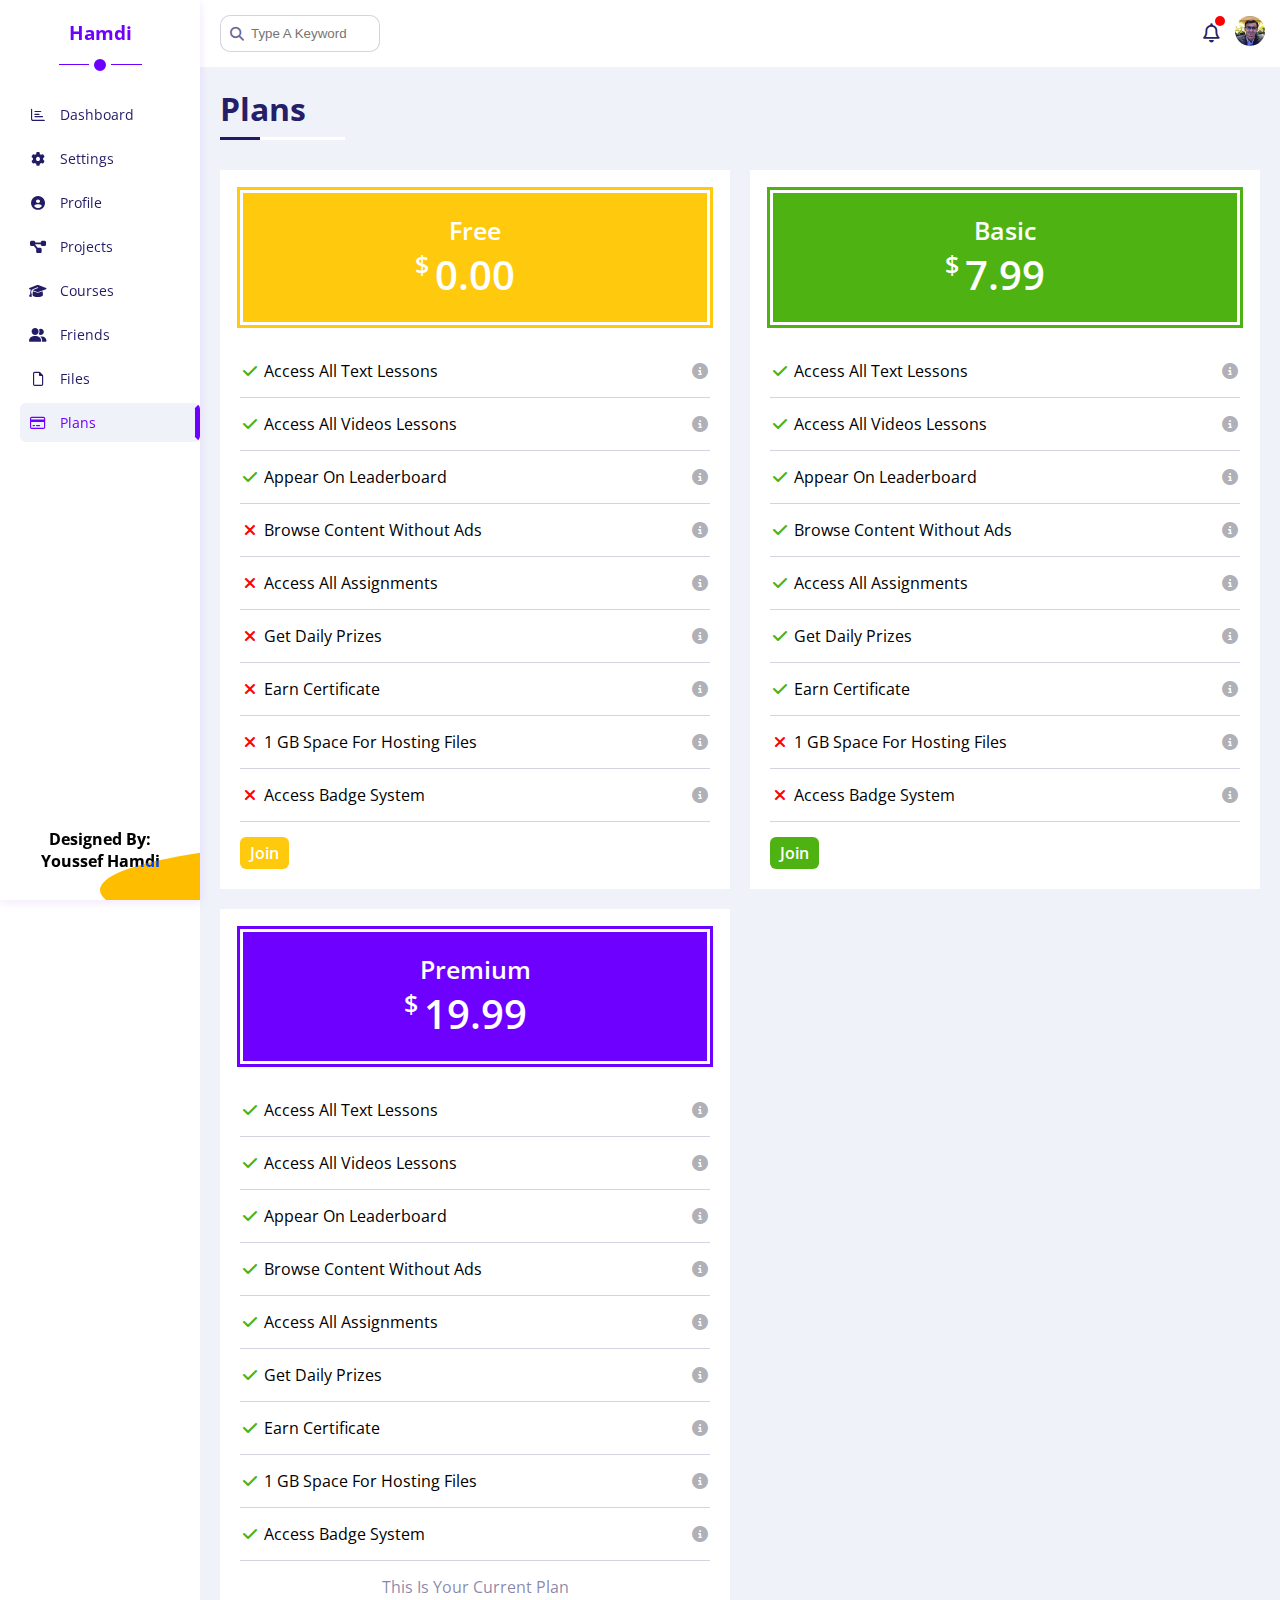
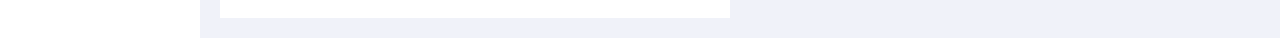
<file: plans.html>
<!DOCTYPE html>
<html lang="en">
  <head>
    <meta charset="UTF-8" />
    <meta http-equiv="X-UA-Compatible" content="IE=edge" />
    <meta name="viewport" content="width=device-width, initial-scale=1.0" />
    <title>Plans</title>
    <link rel="stylesheet" href="css/all.css" />
    <link rel="stylesheet" href="css/framework.css" />
    <link rel="stylesheet" href="css/main.css" />
    <link rel="preconnect" href="https://fonts.googleapis.com" />
    <link rel="preconnect" href="https://fonts.gstatic.com" crossorigin />
    <link
      href="https://fonts.googleapis.com/css2?family=Open+Sans:wght@300;400;500;600;700;800&display=swap"
      rel="stylesheet"
    />
  </head>
  <body>
    <div class="home plans">
      <aside class="sidebar pd-20">
        <h2>Hamdi</h2>
        <ul>
          <li>
            <a
              href="index.html"
              class="dashboard pd-5 d-block"
              title="Dashboard"
              ><i class="far fa-chart-bar"></i> <span>Dashboard</span></a
            >
          </li>
          <li>
            <a
              href="settings.html"
              class="settings pd-5 d-block"
              title="Settings"
              ><i class="fas fa-gear"></i> <span>Settings</span></a
            >
          </li>
          <li>
            <a href="profile.html" class="profile pd-5 d-block" title="Profile"
              ><i class="fas fa-circle-user"></i> <span>Profile</span></a
            >
          </li>
          <li>
            <a
              href="projects.html"
              class="projects pd-5 d-block"
              title="Projects"
              ><i class="fas fa-diagram-project"></i> <span>Projects</span></a
            >
          </li>
          <li>
            <a href="courses.html" class="courses pd-5 d-block" title="Courses"
              ><i class="fas fa-graduation-cap"></i> <span>Courses</span></a
            >
          </li>
          <li>
            <a href="friends.html" class="friends pd-5 d-block" title="Friends"
              ><i class="fas fa-user-group"></i> <span>Friends</span></a
            >
          </li>
          <li>
            <a href="files.html" class="files pd-5 d-block" title="Files"
              ><i class="far fa-file"></i> <span>Files</span></a
            >
          </li>
          <li>
            <a
              href="plans.html"
              class="plans pd-5 d-block current-page"
              title="Plans"
              ><i class="far fa-credit-card"></i> <span>Plans</span></a
            >
          </li>
        </ul>
        <div
          class="copy-right ps-a overflow-h t-center f-center-center-block f-bold"
        >
          <span class="bold d-block">Designed By:<br />Youssef Hamdi</span>
        </div>
      </aside>
      <div class="aside"></div>
      <div class="content">
        <div class="header pd-15 f-sb">
          <div class="search ps-r">
            <i class="fas fa-magnifying-glass ps-a"></i>
            <input
              class="br-10"
              type="search"
              name="search"
              id="search"
              placeholder="Type A Keyword"
            />
          </div>
          <div class="profile f-center">
            <span class="notification ps-r"><i class="far fa-bell"></i> </span>
            <span class="profile-image">
              <img
                src="images/new profile picture.jpg"
                alt="photo"
                class="br-circle"
              />
            </span>
          </div>
        </div>
        <div class="section pd-20">
          <h1 class="main-title ps-r">Plans</h1>
          <div class="section-content pd-t40 grid-2 gap-20">
            <div class="plan pd-20 free">
              <div class="type pd-20 mr-b20">
                <h3>Free</h3>
                <p class="ps-r">0.00</p>
              </div>
              <ul>
                <li>
                  <i class="fa-solid fa-check"></i>
                  Access All Text Lessons
                  <i class="fa-sharp fa-solid fa-circle-info help"></i>
                </li>
                <li>
                  <i class="fa-solid fa-check"></i>
                  Access All Videos Lessons
                  <i class="fa-sharp fa-solid fa-circle-info help"></i>
                </li>
                <li>
                  <i class="fa-solid fa-check"></i>
                  Appear On Leaderboard
                  <i class="fa-sharp fa-solid fa-circle-info help"></i>
                </li>
                <li>
                  <i class="fa-solid fa-xmark"></i>
                  Browse Content Without Ads
                  <i class="fa-sharp fa-solid fa-circle-info help"></i>
                </li>
                <li>
                  <i class="fa-solid fa-xmark"></i>
                  Access All Assignments
                  <i class="fa-sharp fa-solid fa-circle-info help"></i>
                </li>
                <li>
                  <i class="fa-solid fa-xmark"></i>
                  Get Daily Prizes
                  <i class="fa-sharp fa-solid fa-circle-info help"></i>
                </li>
                <li>
                  <i class="fa-solid fa-xmark"></i>
                  Earn Certificate
                  <i class="fa-sharp fa-solid fa-circle-info help"></i>
                </li>
                <li>
                  <i class="fa-solid fa-xmark"></i>
                  1 GB Space For Hosting Files
                  <i class="fa-sharp fa-solid fa-circle-info help"></i>
                </li>
                <li>
                  <i class="fa-solid fa-xmark"></i>
                  Access Badge System
                  <i class="fa-sharp fa-solid fa-circle-info help"></i>
                </li>
              </ul>
              <a class="d-i-block mr-t15 br-6" href="#">Join</a>
            </div>
            <div class="plan pd-20 basic">
              <div class="type pd-20 mr-b20">
                <h3>Basic</h3>
                <p class="ps-r">7.99</p>
              </div>
              <ul>
                <li>
                  <i class="fa-solid fa-check"></i>
                  Access All Text Lessons
                  <i class="fa-sharp fa-solid fa-circle-info help"></i>
                </li>
                <li>
                  <i class="fa-solid fa-check"></i>
                  Access All Videos Lessons
                  <i class="fa-sharp fa-solid fa-circle-info help"></i>
                </li>
                <li>
                  <i class="fa-solid fa-check"></i>
                  Appear On Leaderboard
                  <i class="fa-sharp fa-solid fa-circle-info help"></i>
                </li>
                <li>
                  <i class="fa-solid fa-check"></i>
                  Browse Content Without Ads
                  <i class="fa-sharp fa-solid fa-circle-info help"></i>
                </li>
                <li>
                  <i class="fa-solid fa-check"></i>
                  Access All Assignments
                  <i class="fa-sharp fa-solid fa-circle-info help"></i>
                </li>
                <li>
                  <i class="fa-solid fa-check"></i>
                  Get Daily Prizes
                  <i class="fa-sharp fa-solid fa-circle-info help"></i>
                </li>
                <li>
                  <i class="fa-solid fa-check"></i>
                  Earn Certificate
                  <i class="fa-sharp fa-solid fa-circle-info help"></i>
                </li>
                <li>
                  <i class="fa-solid fa-xmark"></i>
                  1 GB Space For Hosting Files
                  <i class="fa-sharp fa-solid fa-circle-info help"></i>
                </li>
                <li>
                  <i class="fa-solid fa-xmark"></i>
                  Access Badge System
                  <i class="fa-sharp fa-solid fa-circle-info help"></i>
                </li>
              </ul>
              <a class="d-i-block mr-t15 br-6" href="#">Join</a>
            </div>
            <div class="plan pd-20 premium">
              <div class="type pd-20 mr-b20">
                <h3>Premium</h3>
                <p class="ps-r">19.99</p>
              </div>
              <ul>
                <li>
                  <i class="fa-solid fa-check"></i>
                  Access All Text Lessons
                  <i class="fa-sharp fa-solid fa-circle-info help"></i>
                </li>
                <li>
                  <i class="fa-solid fa-check"></i>
                  Access All Videos Lessons
                  <i class="fa-sharp fa-solid fa-circle-info help"></i>
                </li>
                <li>
                  <i class="fa-solid fa-check"></i>
                  Appear On Leaderboard
                  <i class="fa-sharp fa-solid fa-circle-info help"></i>
                </li>
                <li>
                  <i class="fa-solid fa-check"></i>
                  Browse Content Without Ads
                  <i class="fa-sharp fa-solid fa-circle-info help"></i>
                </li>
                <li>
                  <i class="fa-solid fa-check"></i>
                  Access All Assignments
                  <i class="fa-sharp fa-solid fa-circle-info help"></i>
                </li>
                <li>
                  <i class="fa-solid fa-check"></i>
                  Get Daily Prizes
                  <i class="fa-sharp fa-solid fa-circle-info help"></i>
                </li>
                <li>
                  <i class="fa-solid fa-check"></i>
                  Earn Certificate
                  <i class="fa-sharp fa-solid fa-circle-info help"></i>
                </li>
                <li>
                  <i class="fa-solid fa-check"></i>
                  1 GB Space For Hosting Files
                  <i class="fa-sharp fa-solid fa-circle-info help"></i>
                </li>
                <li>
                  <i class="fa-solid fa-check"></i>
                  Access Badge System
                  <i class="fa-sharp fa-solid fa-circle-info help"></i>
                </li>
              </ul>
              <p class="pd-t15">This Is Your Current Plan</p>
            </div>
          </div>
        </div>
      </div>
    </div>
  </body>
</html>
</file>
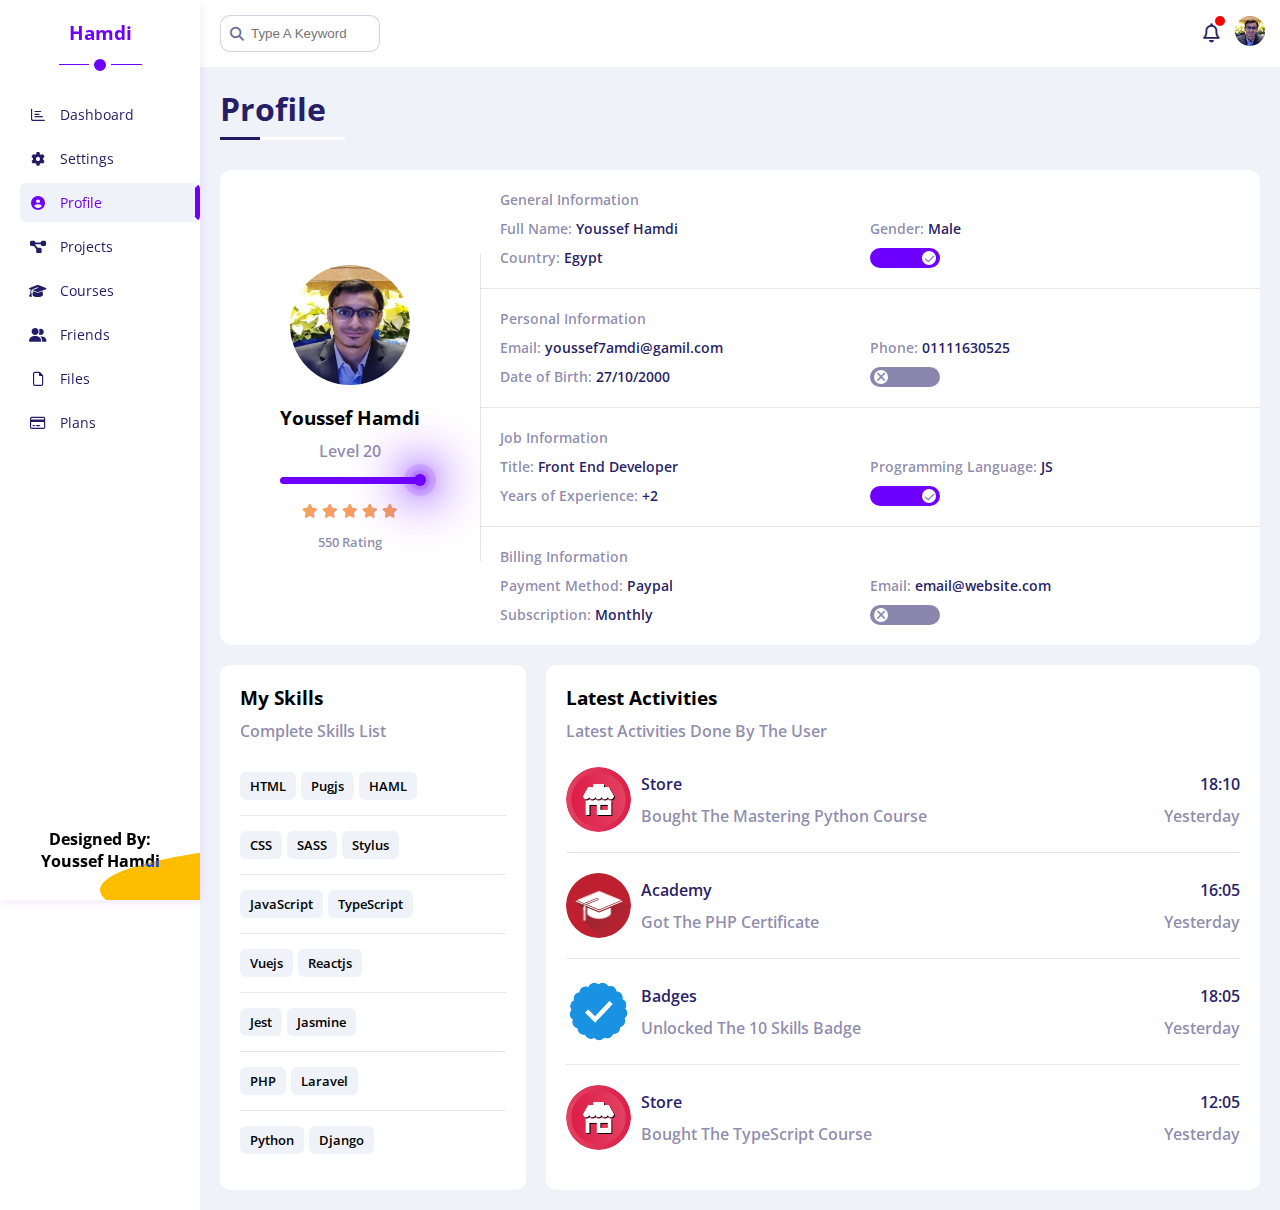
<file: profile.html>
<!DOCTYPE html>
<html lang="en">
<head>
  <meta charset="UTF-8">
  <meta http-equiv="X-UA-Compatible" content="IE=edge">
  <meta name="viewport" content="width=device-width, initial-scale=1.0">
  <title>Profile</title>
  <link rel="stylesheet" href="css/all.css">
  <link rel="stylesheet" href="css/framework.css">
  <link rel="stylesheet" href="css/main.css">
  <link rel="preconnect" href="https://fonts.googleapis.com">
  <link rel="preconnect" href="https://fonts.gstatic.com" crossorigin>
  <link href="https://fonts.googleapis.com/css2?family=Open+Sans:wght@300;400;500;600;700;800&display=swap" rel="stylesheet">
</head>
<body>
  <div class="home profile">
    <aside class="sidebar pd-20">
      <h2>Hamdi</h2>
      <ul>
        <li><a href="index.html" class="dashboard pd-5 d-block" title="Dashboard"><i class="far fa-chart-bar"></i> <span>Dashboard</span></a></li>
        <li><a href="settings.html" class="settings pd-5 d-block" title="Settings"><i class="fas fa-gear"></i> <span>Settings</span></a></li>
        <li><a href="profile.html" class="profile pd-5 d-block current-page" title="Profile"><i class="fas fa-circle-user"></i> <span>Profile</span></a></li>
        <li><a href="projects.html" class="projects pd-5 d-block" title="Projects"><i class="fas fa-diagram-project"></i> <span>Projects</span></a></li>
        <li><a href="courses.html" class="courses pd-5 d-block" title="Courses"><i class="fas fa-graduation-cap"></i> <span>Courses</span></a></li>
        <li><a href="friends.html" class="friends pd-5 d-block" title="Friends"><i class="fas fa-user-group"></i> <span>Friends</span></a></li>
        <li><a href="files.html" class="files pd-5 d-block" title="Files"><i class="far fa-file"></i> <span>Files</span></a></li>
        <li><a href="plans.html" class="plans pd-5 d-block" title="Plans"><i class="far fa-credit-card"></i> <span>Plans</span></a></li>
      </ul>
      <div class="copy-right ps-a overflow-h t-center f-center-center-block f-bold">
        <span class="bold d-block">Designed By:<br>Youssef Hamdi</span>
      </div>
    </aside>
    <div class="aside"></div>
    <div class="content">
      <div class="header pd-15 f-sb">
        <div class="search ps-r">
          <i class="fas fa-magnifying-glass ps-a"></i>
          <input class="br-10" type="search" name="search" id="search" placeholder="Type A Keyword">
        </div>
        <div class="profile f-center">
          <span class="notification ps-r"><i class="far fa-bell"></i>
          </span>
          <span class="profile-image">
            <img src="images/new profile picture.jpg" alt="photo" class="br-circle">
          </span>
        </div>
      </div>
      <div class="section pd-20">
        <h1 class="main-title ps-r">Profile</h1>
        <div class="section-content pd-t40 gap-20 f f-d-column">
          <div class="box f br-12 overflow-h">
            <div class="profile-level pd-20 f-center-center-block f-d-column">
              <img src="images/new profile picture.jpg" alt="error" class="br-circle mr-b20">
              <h3>Youssef Hamdi</h3>
              <span class="d-block text mr-t10 mr-b15">Level 20</span>
              <span class="progress-back br-12 d-block ps-r"><span class="progress d-block violet ps-r"></span></span>
              <span class="f-center-center gap-4 mr-t20 mr-b15">
                <i class="fa-solid fa-star"></i>
                <i class="fa-solid fa-star"></i>
                <i class="fa-solid fa-star"></i>
                <i class="fa-solid fa-star"></i>
                <i class="fa-solid fa-star"></i>
              </span>
              <span class="text d-block">550 Rating</span>
            </div>
            <div class="profile-information ps-r">
              <div class="general-inf pd-20 f f-d-column">
                <span class="d-block text">General Information</span>
                <div class="f">
                  <span class="text d-block mr-t10">Full Name: <span class="bold">Youssef Hamdi</span>
                  </span>
                  <span class="text d-block mr-t10">Gender: <span class="bold">Male</span></span>
                </div>
                <div class="f">
                  <span class="text d-block mr-t10">Country: <span class="bold">Egypt</span></span>
                  <div class="f-sb" style="flex: 220px;">
                    <label>
                      <input type="checkbox" name="switch" id="toggle-switch" class="toggle-checkbox" checked>
                      <div class="toggle-switch ps-r mr-t10 br-12"></div>
                    </label>
                  </div>
                </div>
              </div>
              <div class="personal-inf pd-20 f f-d-column">
                <span class="d-block text">Personal Information</span>
                <div class="f">
                  <span class="text d-block mr-t10">Email: <span class="bold">youssef7amdi@gamil.com</span>
                  </span>
                  <span class="text d-block mr-t10">Phone: <span class="bold">01111630525</span></span>
                </div>
                <div class="f">
                  <span class="text d-block mr-t10">Date of Birth: <span class="bold">27/10/2000</span></span>
                  <div class="f-sb" style="flex: 220px;">
                    <label>
                      <input type="checkbox" name="switch" id="toggle-switch" class="toggle-checkbox" >
                      <div class="toggle-switch ps-r mr-t10 br-12"></div>
                    </label>
                  </div>
                </div>
              </div>
              <div class="job-inf pd-20 f f-d-column">
                <span class="d-block text">Job Information</span>
                <div class="f">
                  <span class="text d-block mr-t10">Title: <span class="bold">Front End Developer</span>
                  </span>
                  <span class="text d-block mr-t10">Programming Language: <span class="bold">JS</span></span>
                </div>
                <div class="f">
                  <span class="text d-block mr-t10">Years of Experience: <span class="bold">+2</span></span>
                  <div class="f-sb" style="flex: 220px;">
                    <label>
                      <input type="checkbox" name="switch" id="toggle-switch" class="toggle-checkbox" checked>
                      <div class="toggle-switch ps-r mr-t10 br-12"></div>
                    </label>
                  </div>
                </div>
              </div>
              <div class="Billing-inf pd-20 f f-d-column">
                <span class="d-block text">Billing Information</span>
                <div class="f">
                  <span class="text d-block mr-t10">Payment Method: <span class="bold">Paypal</span>
                  </span>
                  <span class="text d-block mr-t10">Email: <span class="bold">email@website.com</span></span>
                </div>
                <div class="f">
                  <span class="text d-block mr-t10">Subscription: <span class="bold">Monthly</span></span>
                  <div class="f-sb" style="flex: 220px;">
                    <label>
                      <input type="checkbox" name="switch" id="toggle-switch" class="toggle-checkbox">
                      <div class="toggle-switch ps-r mr-t10 br-12"></div>
                    </label>
                  </div>
                </div>
              </div>
            </div>
          </div>
          <div class="box f gap-20">
            <div class="my-skills br-10 pd-20">
              <h3>My Skills</h3>
              <span class="text d-block mr-b15 mr-t10">Complete Skills List</span>
              <ul>
                <ul class="f pd-t15 f-wrap">
                  <li class="skill br-6 mr-r5 mr-b15">HTML</li>
                  <li class="skill br-6 mr-r5 mr-b15">Pugjs</li>
                  <li class="skill br-6 mr-b15">HAML</li>
                </ul>
                <ul class="f pd-t15 f-wrap">
                  <li class="skill br-6 mr-r5 mr-b15">CSS</li>
                  <li class="skill br-6 mr-r5 mr-b15">SASS</li>
                  <li class="skill br-6 mr-b15">Stylus</li>
                </ul>
                <ul class="f pd-t15 f-wrap">
                  <li class="skill br-6 mr-r5 mr-b15">JavaScript</li>
                  <li class="skill br-6 mr-b15">TypeScript</li>
                </ul>
                <ul class="f pd-t15 f-wrap">
                  <li class="skill br-6 mr-r5 mr-b15">Vuejs</li>
                  <li class="skill br-6 mr-b15">Reactjs</li>
                </ul>
                <ul class="f pd-t15 f-wrap">
                  <li class="skill br-6 mr-r5 mr-b15">Jest</li>
                  <li class="skill br-6 mr-b15">Jasmine</li>
                </ul>
                <ul class="f pd-t15 f-wrap">
                  <li class="skill br-6 mr-r5 mr-b15">PHP</li>
                  <li class="skill br-6 mr-b15">Laravel</li>
                </ul>
                <ul class="f pd-t15 f-wrap">
                  <li class="skill br-6 mr-r5 mr-b15">Python</li>
                  <li class="skill br-6 mr-b15">Django</li>
                </ul>
              </ul>
            </div>
            <div class="latest-activities br-10 pd-20">
              <h3>Latest Activities</h3>
              <span class="text d-block mr-b15 mr-t10">Latest Activities Done By The User</span>
              <div class="row f pd-b20 pd-t10 gap-10">
                <img src="images/activity-01.png" alt="error" class="br-circle">
                <div class="activity-inf f-sb">
                  <div class="f f-d-column gap-10">
                    <span class="bold d-block">Store</span>
                    <span class="text d-block">Bought The Mastering Python Course</span>
                  </div>
                  <div class="f f-d-column gap-10">
                    <span class="bold d-block">18:10</span>
                    <span class="text d-block">Yesterday</span>
                  </div>
                </div>
              </div>
              <div class="row f pd-b20 pd-t20 gap-10">
                <img src="images/activity-02.png" alt="error" class="br-circle">
                <div class="activity-inf f-sb">
                  <div class="f f-d-column gap-10">
                    <span class="bold d-block">Academy</span>
                    <span class="text d-block">Got The PHP Certificate</span>
                  </div>
                  <div class="f f-d-column gap-10">
                    <span class="bold d-block">16:05</span>
                    <span class="text d-block">Yesterday</span>
                  </div>
                </div>
              </div>
              <div class="row f pd-b20 pd-t20 gap-10">
                <img src="images/activity-03.png" alt="error" class="br-circle">
                <div class="activity-inf f-sb">
                  <div class="f f-d-column gap-10">
                    <span class="bold d-block">Badges</span>
                    <span class="text d-block">Unlocked The 10 Skills Badge</span>
                  </div>
                  <div class="f f-d-column gap-10">
                    <span class="bold d-block">18:05</span>
                    <span class="text d-block">Yesterday</span>
                  </div>
                </div>
              </div>
              <div class="row f pd-b20 pd-t20 gap-10">
                <img src="images/activity-01.png" alt="error" class="br-circle">
                <div class="activity-inf f-sb">
                  <div class="f f-d-column gap-10">
                    <span class="bold d-block">Store</span>
                    <span class="text d-block">Bought The TypeScript Course</span>
                  </div>
                  <div class="f f-d-column gap-10">
                    <span class="bold d-block">12:05</span>
                    <span class="text d-block">Yesterday</span>
                  </div>
                </div>
              </div>
            </div>
          </div>
        </div>
    </div>
  </div>
</body>
</html>
</file>
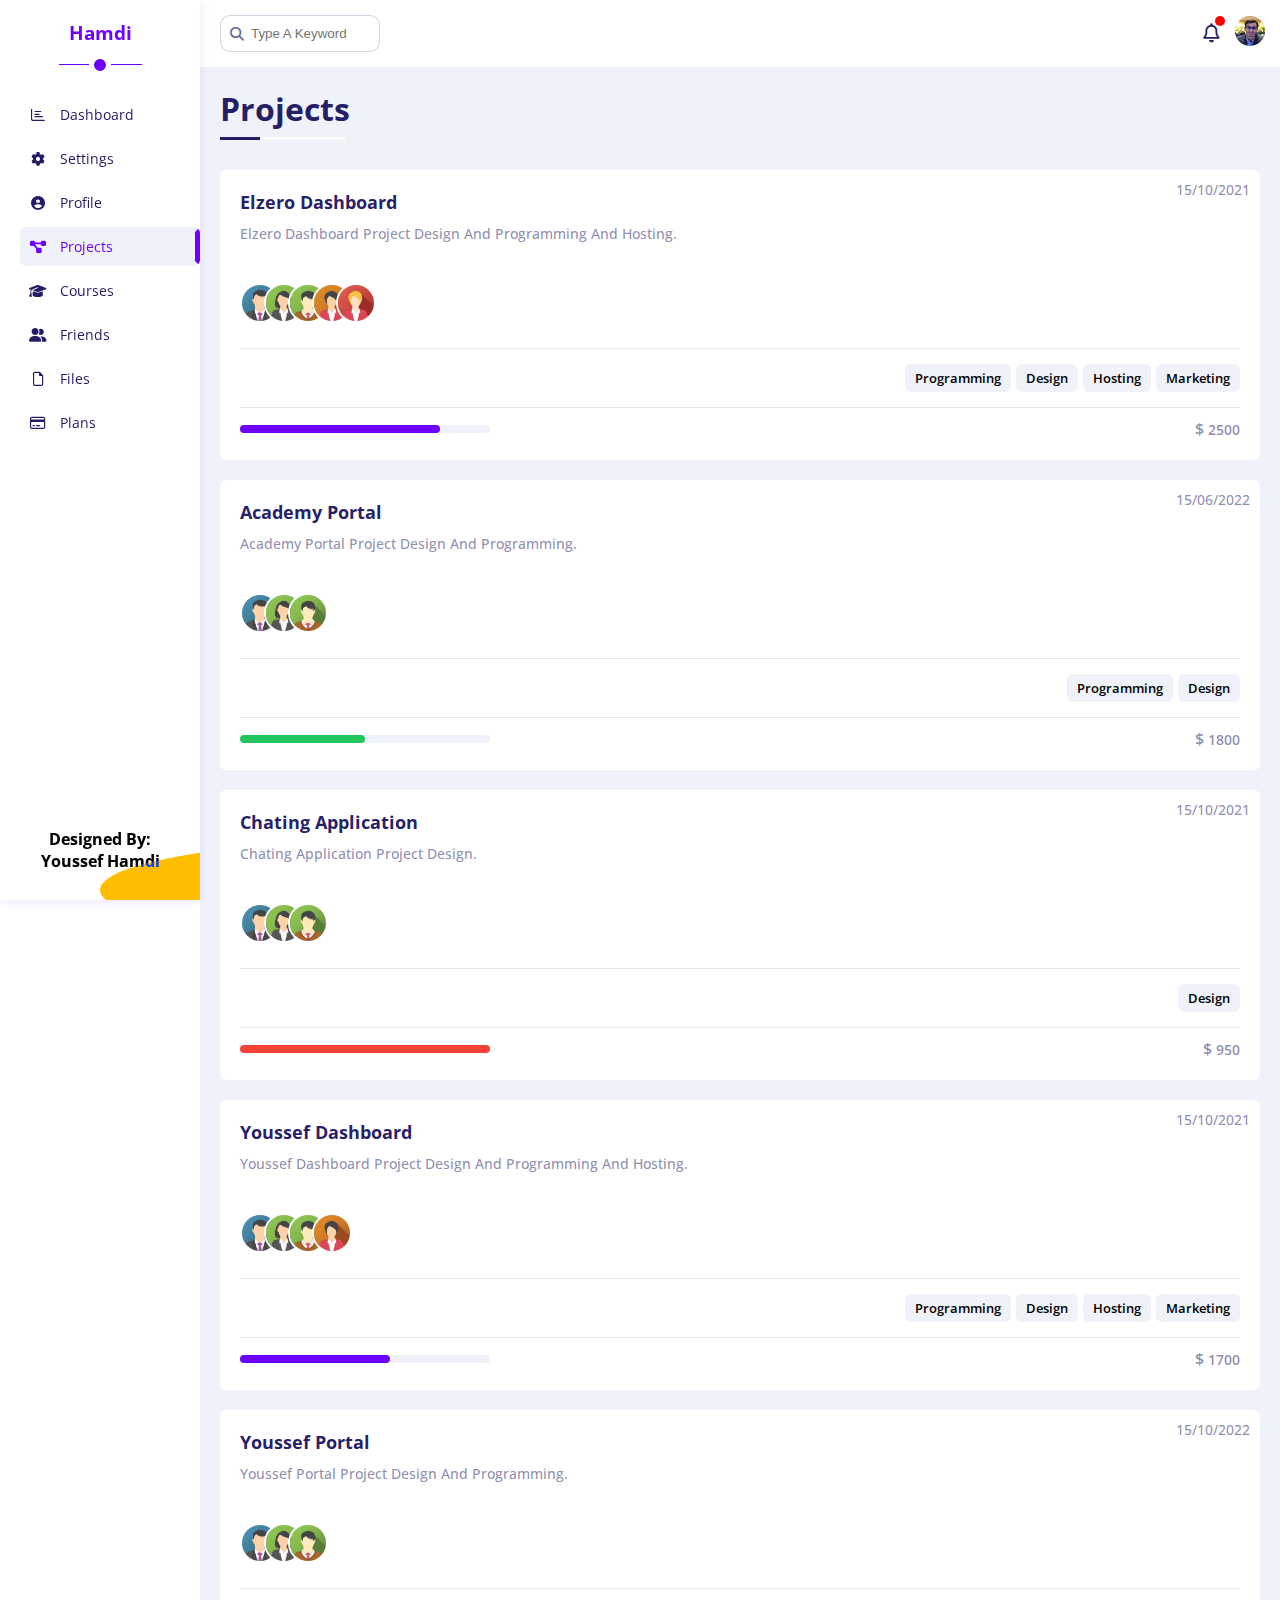
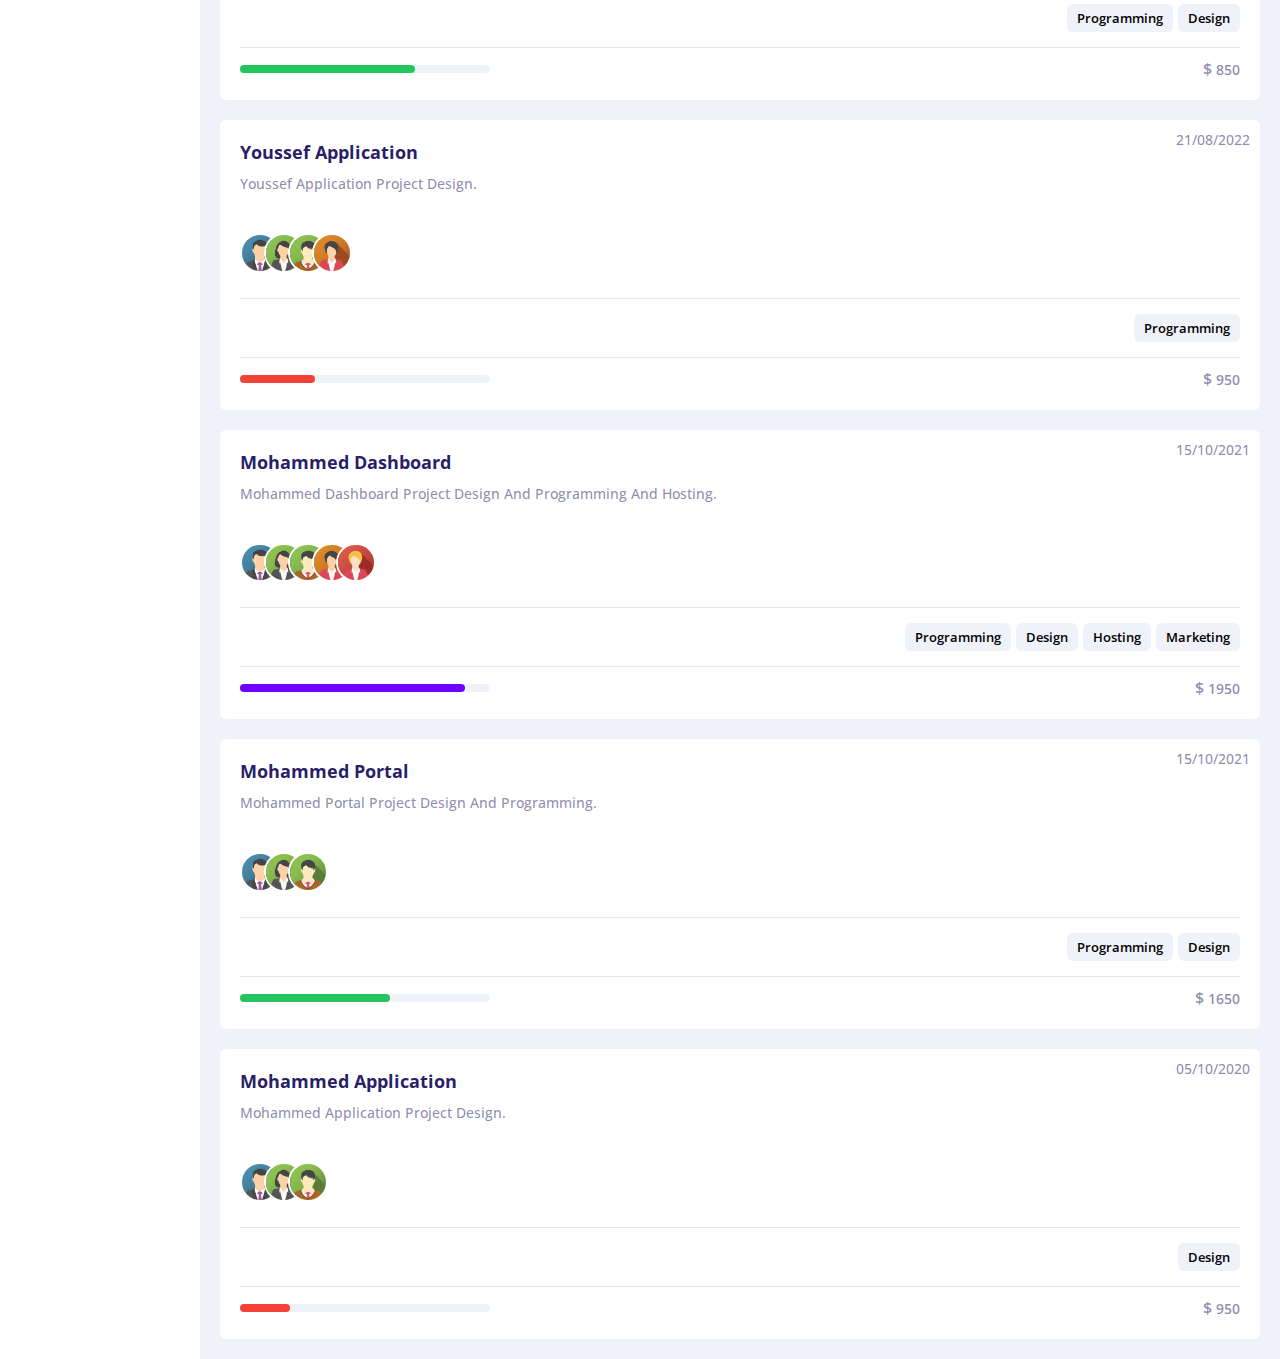
<file: projects.html>
<!DOCTYPE html>
<html lang="en">
<head>
  <meta charset="UTF-8">
  <meta http-equiv="X-UA-Compatible" content="IE=edge">
  <meta name="viewport" content="width=device-width, initial-scale=1.0">
  <title>Projects</title>
  <link rel="stylesheet" href="css/all.css">
  <link rel="stylesheet" href="css/framework.css">
  <link rel="stylesheet" href="css/main.css">
  <link rel="preconnect" href="https://fonts.googleapis.com">
  <link rel="preconnect" href="https://fonts.gstatic.com" crossorigin>
  <link href="https://fonts.googleapis.com/css2?family=Open+Sans:wght@300;400;500;600;700;800&display=swap" rel="stylesheet">
</head>
<body>
  <div class="home projects">
    <aside class="sidebar pd-20">
      <h2>Hamdi</h2>
      <ul>
        <li><a href="index.html" class="dashboard pd-5 d-block" title="Dashboard"><i class="far fa-chart-bar"></i> <span>Dashboard</span></a></li>
        <li><a href="settings.html" class="settings pd-5 d-block" title="Settings"><i class="fas fa-gear"></i> <span>Settings</span></a></li>
        <li><a href="profile.html" class="profile pd-5 d-block" title="Profile"><i class="fas fa-circle-user"></i> <span>Profile</span></a></li>
        <li><a href="projects.html" class="projects pd-5 d-block current-page" title="Projects"><i class="fas fa-diagram-project"></i> <span>Projects</span></a></li>
        <li><a href="courses.html" class="courses pd-5 d-block" title="Courses"><i class="fas fa-graduation-cap"></i> <span>Courses</span></a></li>
        <li><a href="friends.html" class="friends pd-5 d-block" title="Friends"><i class="fas fa-user-group"></i> <span>Friends</span></a></li>
        <li><a href="files.html" class="files pd-5 d-block" title="Files"><i class="far fa-file"></i> <span>Files</span></a></li>
        <li><a href="plans.html" class="plans pd-5 d-block" title="Plans"><i class="far fa-credit-card"></i> <span>Plans</span></a></li>
      </ul>
      <div class="copy-right ps-a overflow-h t-center f-center-center-block f-bold">
        <span class="bold d-block">Designed By:<br>Youssef Hamdi</span>
      </div>
    </aside>
    <div class="aside"></div>
    <div class="content">
      <div class="header pd-15 f-sb">
        <div class="search ps-r">
          <i class="fas fa-magnifying-glass ps-a"></i>
          <input class="br-10" type="search" name="search" id="search" placeholder="Type A Keyword">
        </div>
        <div class="profile f-center">
          <span class="notification ps-r"><i class="far fa-bell"></i>
          </span>
          <span class="profile-image">
            <img src="images/new profile picture.jpg" alt="photo" class="br-circle">
          </span>
        </div>
      </div>
      <div class="section pd-20">
        <h1 class="main-title ps-r">Projects</h1>
        <div class="section-content pd-t40 gap-20 f f-d-column">
          <div class="box pd-20 ps-r br-6">
            <span class="ps-a">15/10/2021</span>
            <div class="project-inf">
              <h4>Elzero Dashboard</h4>
              <p class="mr-t10 mr-b40">Elzero Dashboard Project Design And Programming And Hosting.</p>
              <div class="team-members mr-b20">
                <a href="profile.html"><img src="images/team-01.png" alt="error" class="team-1 br-circle ps-r"></a>
                <a href="profile.html"><img src="images/team-02.png" alt="error" class="team-2 br-circle ps-r"></a>
                <a href="profile.html"><img src="images/team-03.png" alt="error" class="team-3 br-circle ps-r"></a>
                <a href="profile.html"><img src="images/team-04.png" alt="error" class="team-4 br-circle ps-r"></a>
                <a href="profile.html"><img src="images/team-05.png" alt="error" class="team-5 br-circle ps-r"></a>
              </div>
            </div>
            <div class="project-skill pd-t15 pd-b15">
              <ul class="f flex-end">
                <li class="br-6 mr-r5 skill">Programming</li>
                <li class="br-6 mr-r5 skill">Design</li>
                <li class="br-6 mr-r5 skill">Hosting</li>
                <li class="br-6 skill">Marketing</li>
              </ul>
            </div>
            <div class="project-footer pd-t10 f-sb">
              <span class="progress-back br-12 d-block"><span class="progress d-block violet" style="width: 80%;"></span></span>
              <span>$ 2500</span>
            </div>
          </div>
          <div class="box pd-20 ps-r br-6">
            <span class="ps-a">15/06/2022</span>
            <div class="project-inf">
              <h4>Academy Portal</h4>
              <p class="mr-t10 mr-b40">Academy Portal Project Design And Programming.</p>
              <div class="team-members mr-b20">
                <a href="profile.html"><img src="images/team-01.png" alt="error" class="team-1 br-circle ps-r"></a>
                <a href="profile.html"><img src="images/team-02.png" alt="error" class="team-2 br-circle ps-r"></a>
                <a href="profile.html"><img src="images/team-03.png" alt="error" class="team-3 br-circle ps-r"></a>
              </div>
            </div>
            <div class="project-skill pd-t15 pd-b15">
              <ul class="f flex-end">
                <li class="br-6 mr-r5 skill">Programming</li>
                <li class="br-6 skill">Design</li>
              </ul>
            </div>
            <div class="project-footer pd-t10 f-sb">
              <span class="progress-back br-12 d-block"><span class="progress d-block green" style="width: 50%;"></span></span>
              <span>$ 1800</span>
            </div>
          </div>
          <div class="box pd-20 ps-r br-6">
            <span class="ps-a">15/10/2021</span>
            <div class="project-inf">
              <h4>Chating Application</h4>
              <p class="mr-t10 mr-b40">Chating Application Project Design.</p>
              <div class="team-members mr-b20">
                <a href="profile.html"><img src="images/team-01.png" alt="error" class="team-1 br-circle ps-r"></a>
                <a href="profile.html"><img src="images/team-02.png" alt="error" class="team-2 br-circle ps-r"></a>
                <a href="profile.html"><img src="images/team-03.png" alt="error" class="team-3 br-circle ps-r"></a>
              </div>
            </div>
            <div class="project-skill pd-t15 pd-b15">
              <ul class="f flex-end">
                <li class="br-6 skill">Design</li>
              </ul>
            </div>
            <div class="project-footer pd-t10 f-sb">
              <span class="progress-back br-12 d-block"><span class="progress d-block red" style="width: 100%;"></span></span>
              <span>$ 950</span>
            </div>
          </div>
          <div class="box pd-20 ps-r br-6">
            <span class="ps-a">15/10/2021</span>
            <div class="project-inf">
              <h4>Youssef Dashboard</h4>
              <p class="mr-t10 mr-b40">Youssef Dashboard Project Design And Programming And Hosting.</p>
              <div class="team-members mr-b20">
                <a href="profile.html"><img src="images/team-01.png" alt="error" class="team-1 br-circle ps-r"></a>
                <a href="profile.html"><img src="images/team-02.png" alt="error" class="team-2 br-circle ps-r"></a>
                <a href="profile.html"><img src="images/team-03.png" alt="error" class="team-3 br-circle ps-r"></a>
                <a href="profile.html"><img src="images/team-04.png" alt="error" class="team-4 br-circle ps-r"></a>
              </div>
            </div>
            <div class="project-skill pd-t15 pd-b15">
              <ul class="f flex-end">
                <li class="br-6 mr-r5 skill">Programming</li>
                <li class="br-6 mr-r5 skill">Design</li>
                <li class="br-6 mr-r5 skill">Hosting</li>
                <li class="br-6 skill">Marketing</li>
              </ul>
            </div>
            <div class="project-footer pd-t10 f-sb">
              <span class="progress-back br-12 d-block"><span class="progress d-block violet" style="width: 60%;"></span></span>
              <span>$ 1700</span>
            </div>
          </div>
          <div class="box pd-20 ps-r br-6">
            <span class="ps-a">15/10/2022</span>
            <div class="project-inf">
              <h4>Youssef Portal</h4>
              <p class="mr-t10 mr-b40">Youssef Portal Project Design And Programming.</p>
              <div class="team-members mr-b20">
                <a href="profile.html"><img src="images/team-01.png" alt="error" class="team-1 br-circle ps-r"></a>
                <a href="profile.html"><img src="images/team-02.png" alt="error" class="team-2 br-circle ps-r"></a>
                <a href="profile.html"><img src="images/team-03.png" alt="error" class="team-3 br-circle ps-r"></a>
              </div>
            </div>
            <div class="project-skill pd-t15 pd-b15">
              <ul class="f flex-end">
                <li class="br-6 mr-r5 skill">Programming</li>
                <li class="br-6 skill">Design</li>
              </ul>
            </div>
            <div class="project-footer pd-t10 f-sb">
              <span class="progress-back br-12 d-block"><span class="progress d-block green" style="width: 70%;"></span></span>
              <span>$ 850</span>
            </div>
          </div>
          <div class="box pd-20 ps-r br-6">
            <span class="ps-a">21/08/2022</span>
            <div class="project-inf">
              <h4>Youssef Application</h4>
              <p class="mr-t10 mr-b40">Youssef Application Project Design.</p>
              <div class="team-members mr-b20">
                <a href="profile.html"><img src="images/team-01.png" alt="error" class="team-1 br-circle ps-r"></a>
                <a href="profile.html"><img src="images/team-02.png" alt="error" class="team-2 br-circle ps-r"></a>
                <a href="profile.html"><img src="images/team-03.png" alt="error" class="team-3 br-circle ps-r"></a>
                <a href="profile.html"><img src="images/team-04.png" alt="error" class="team-4 br-circle ps-r"></a>
              </div>
            </div>
            <div class="project-skill pd-t15 pd-b15">
              <ul class="f flex-end">
                <li class="br-6 skill">Programming</li>
              </ul>
            </div>
            <div class="project-footer pd-t10 f-sb">
              <span class="progress-back br-12 d-block"><span class="progress d-block red" style="width: 30%;"></span></span>
              <span>$ 950</span>
            </div>
          </div>
          <div class="box pd-20 ps-r br-6">
            <span class="ps-a">15/10/2021</span>
            <div class="project-inf">
              <h4>Mohammed Dashboard</h4>
              <p class="mr-t10 mr-b40">Mohammed Dashboard Project Design And Programming And Hosting.</p>
              <div class="team-members mr-b20">
                <a href="profile.html"><img src="images/team-01.png" alt="error" class="team-1 br-circle ps-r"></a>
                <a href="profile.html"><img src="images/team-02.png" alt="error" class="team-2 br-circle ps-r"></a>
                <a href="profile.html"><img src="images/team-03.png" alt="error" class="team-3 br-circle ps-r"></a>
                <a href="profile.html"><img src="images/team-04.png" alt="error" class="team-4 br-circle ps-r"></a>
                <a href="profile.html"><img src="images/team-05.png" alt="error" class="team-5 br-circle ps-r"></a>
              </div>
            </div>
            <div class="project-skill pd-t15 pd-b15">
              <ul class="f flex-end">
                <li class="br-6 mr-r5 skill">Programming</li>
                <li class="br-6 mr-r5 skill">Design</li>
                <li class="br-6 mr-r5 skill">Hosting</li>
                <li class="br-6 skill">Marketing</li>
              </ul>
            </div>
            <div class="project-footer pd-t10 f-sb">
              <span class="progress-back br-12 d-block"><span class="progress d-block violet" style="width: 90%;"></span></span>
              <span>$ 1950</span>
            </div>
          </div>
          <div class="box pd-20 ps-r br-6">
            <span class="ps-a">15/10/2021</span>
            <div class="project-inf">
              <h4>Mohammed Portal</h4>
              <p class="mr-t10 mr-b40">Mohammed Portal Project Design And Programming.</p>
              <div class="team-members mr-b20">
                <a href="profile.html"><img src="images/team-01.png" alt="error" class="team-1 br-circle ps-r"></a>
                <a href="profile.html"><img src="images/team-02.png" alt="error" class="team-2 br-circle ps-r"></a>
                <a href="profile.html"><img src="images/team-03.png" alt="error" class="team-3 br-circle ps-r"></a>
              </div>
            </div>
            <div class="project-skill pd-t15 pd-b15">
              <ul class="f flex-end">
                <li class="br-6 mr-r5 skill">Programming</li>
                <li class="br-6 skill">Design</li>

              </ul>
            </div>
            <div class="project-footer pd-t10 f-sb">
              <span class="progress-back br-12 d-block"><span class="progress d-block green" style="width: 60%;"></span></span>
              <span>$ 1650</span>
            </div>
          </div>
          <div class="box pd-20 ps-r br-6">
            <span class="ps-a">05/10/2020</span>
            <div class="project-inf">
              <h4>Mohammed Application</h4>
              <p class="mr-t10 mr-b40">Mohammed Application Project Design.</p>
              <div class="team-members mr-b20">
                <a href="profile.html"><img src="images/team-01.png" alt="error" class="team-1 br-circle ps-r"></a>
                <a href="profile.html"><img src="images/team-02.png" alt="error" class="team-2 br-circle ps-r"></a>
                <a href="profile.html"><img src="images/team-03.png" alt="error" class="team-3 br-circle ps-r"></a>
              </div>
            </div>
            <div class="project-skill pd-t15 pd-b15">
              <ul class="f flex-end">
                <li class="br-6 skill">Design</li>

              </ul>
            </div>
            <div class="project-footer pd-t10 f-sb">
              <span class="progress-back br-12 d-block"><span class="progress d-block red" style="width: 20%;"></span></span>
              <span>$ 950</span>
            </div>
          </div>
        </div>
    </div>
  </div>
</body>
</html>
</file>
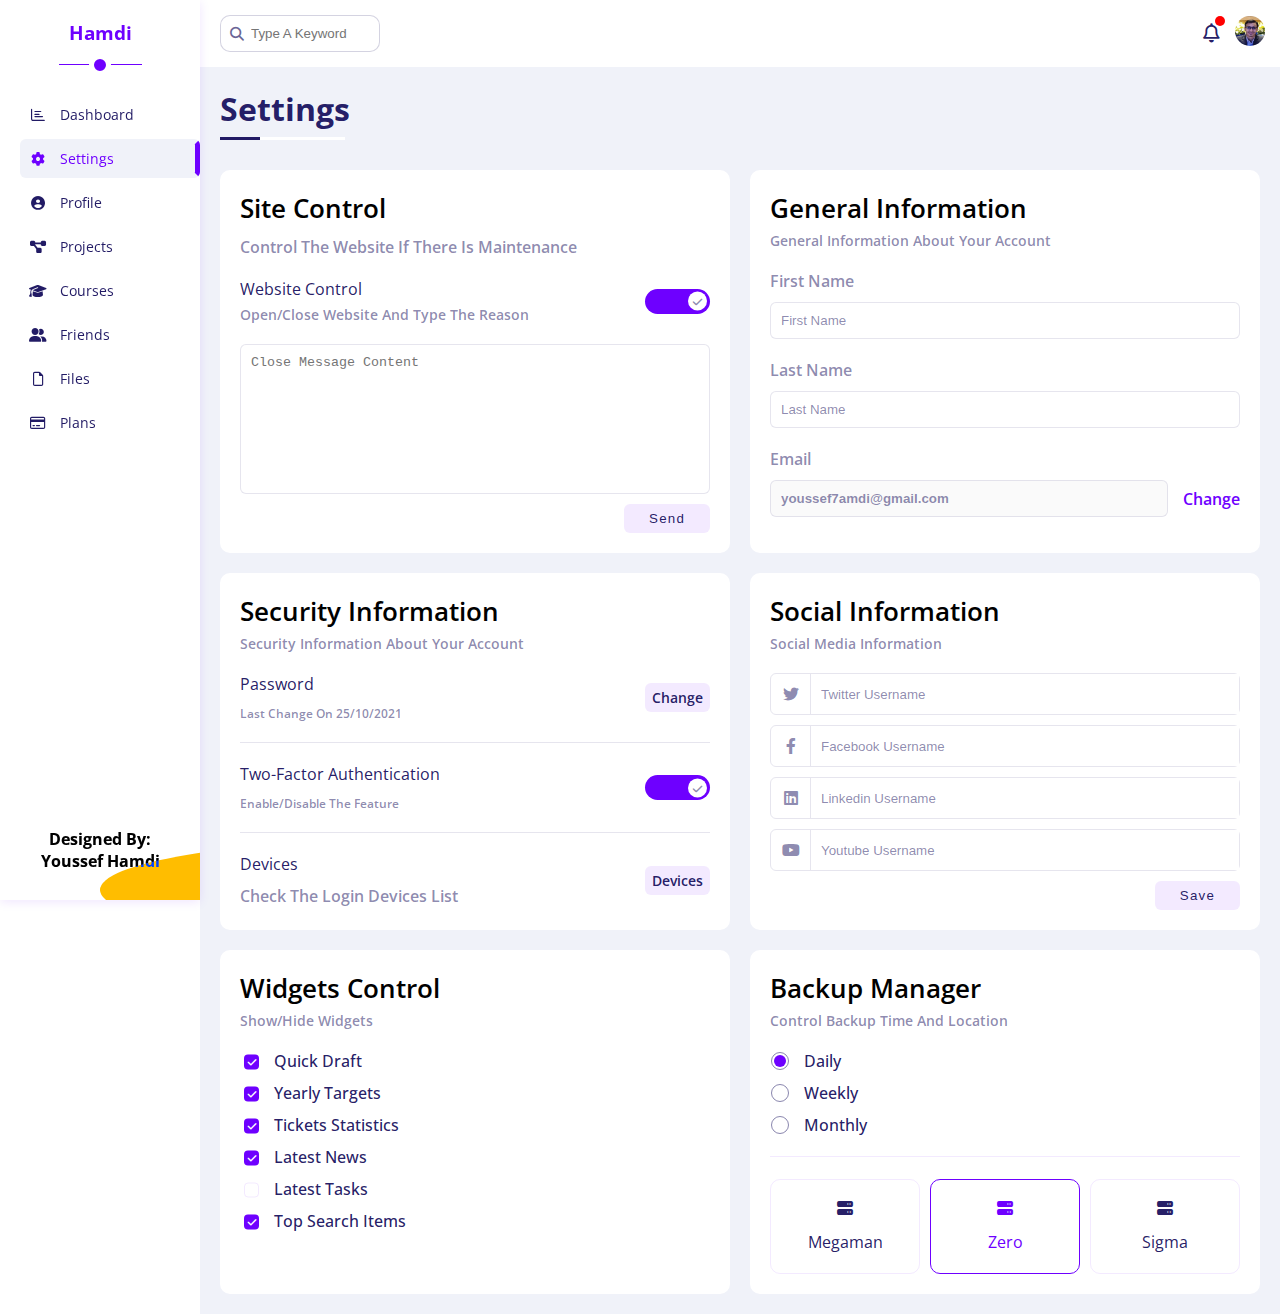
<file: settings.html>
<!DOCTYPE html>
<html lang="en">
<head>
  <meta charset="UTF-8">
  <meta http-equiv="X-UA-Compatible" content="IE=edge">
  <meta name="viewport" content="width=device-width, initial-scale=1.0">
  <title>Settings</title>
  <link rel="stylesheet" href="css/all.css">
  <link rel="stylesheet" href="css/framework.css">
  <link rel="stylesheet" href="css/main.css">
  <link rel="preconnect" href="https://fonts.googleapis.com">
  <link rel="preconnect" href="https://fonts.gstatic.com" crossorigin>
  <link href="https://fonts.googleapis.com/css2?family=Open+Sans:wght@300;400;500;600;700;800&display=swap" rel="stylesheet">
</head>
<body>
  <div class="home settings">
    <aside class="sidebar pd-20">
      <h2>Hamdi</h2>
      <ul>
        <li><a href="index.html" class="dashboard pd-5 d-block" title="Dashboard"><i class="far fa-chart-bar"></i> <span>Dashboard</span></a></li>
        <li><a href="settings.html" class="settings pd-5 d-block current-page" title="Settings"><i class="fas fa-gear"></i> <span>Settings</span></a></li>
        <li><a href="profile.html" class="profile pd-5 d-block" title="Profile"><i class="fas fa-circle-user"></i> <span>Profile</span></a></li>
        <li><a href="projects.html" class="projects pd-5 d-block" title="Projects"><i class="fas fa-diagram-project"></i> <span>Projects</span></a></li>
        <li><a href="courses.html" class="courses pd-5 d-block" title="Courses"><i class="fas fa-graduation-cap"></i> <span>Courses</span></a></li>
        <li><a href="friends.html" class="friends pd-5 d-block" title="Friends"><i class="fas fa-user-group"></i> <span>Friends</span></a></li>
        <li><a href="files.html" class="files pd-5 d-block" title="Files"><i class="far fa-file"></i> <span>Files</span></a></li>
        <li><a href="plans.html" class="plans pd-5 d-block" title="Plans"><i class="far fa-credit-card"></i> <span>Plans</span></a></li>
      </ul>
      <div class="copy-right ps-a overflow-h t-center f-center-center-block f-bold">
        <span class="bold d-block">Designed By:<br>Youssef Hamdi</span>
      </div>
    </aside>
    <div class="aside"></div>
    <div class="content">
      <div class="header pd-15 f-sb">
        <div class="search ps-r">
          <i class="fas fa-magnifying-glass ps-a"></i>
          <input class="br-10" type="search" name="search" id="search" placeholder="Type A Keyword">
        </div>
        <div class="profile f-center">
          <span class="notification ps-r"><i class="far fa-bell"></i>
          </span>
          <span class="profile-image">
            <img src="images/new profile picture.jpg" alt="photo" class="br-circle">
          </span>
        </div>
      </div>
      <div class="section pd-20">
        <h1 class="main-title ps-r">Settings</h1>
        <div class="section-content pd-t40 gap-20 f f-wrap">
          <div class="site-control pd-20 br-10">
            <h2>Site Control</h2>
            <span class="text d-block mr-t10">Control The Website If There Is Maintenance</span>
            <div class="pd-t20 pd-b20 f-sb">
              <div>
                <span class="bold d-block">Website Control</span>
                <span class="text mr-t5 d-block f-14">Open/Close Website And Type The Reason</span>
              </div>
              <div>
                <label>
                  <input type="checkbox" name="switch" id="toggle-switch" class="toggle-checkbox" checked>
                  <div class="toggle-switch ps-r br-12"></div>
                </label>
              </div>
            </div>
            <form action="" class="f f-d-column">
              <textarea class="close-message br-6 pd-10 mr-b10" name="close-message" id="" placeholder="Close Message Content"></textarea>
              <input class="save" type="submit" value="Send">
            </form>
          </div>
          <div class="general-info pd-20 br-10">
            <h2>General Information</h2>
            <span class="text d-block mr-t5 f-14">General Information About Your Account</span>
            <form action="" class="mr-t20">
              <div class="f f-d-column">
                <label for="f-name" class="mr-b10">First Name</label>
                <input type="text" name="f-name" id="f-name" class="first-name br-6 pd-10 mr-b20" placeholder="First Name">
              </div>
              <div class="f f-d-column">
                <label for="l-name" class="mr-b10">Last Name</label>
                <input type="text" name="l-name" id="l-name" class="last-name br-6 pd-10 mr-b20" placeholder="Last Name">
              </div>
              <div class="ps-r f f-d-column">
                <label for="mail" class="mr-b10">Email</label>
                <div class="f gap-15">
                  <input type="email" name="mail" id="mail" class="user-mail br-6 pd-10 mr-b10" value="youssef7amdi@gmail.com" disabled>
                  <a href="#" class="f-center-center change">Change</a>
                </div>
              </div>
            </form>
          </div>
          <div class="security-info pd-20 br-10">
            <h2>Security Information</h2>
            <span class="text d-block mr-t5 f-14">Security Information About Your Account</span>
            <div class="mr-t20 mr-b20 f-sb">
              <div>
                <span class="bold d-block mr-b10">Password</span>
                <span class="text d-block f-12">Last Change On 25/10/2021</span>
              </div>
              <a href="#" class="f-center-center br-6 change">Change</a>
            </div>
            <div class="pd-t20 pd-b20 f-sb border">
              <div>
                <span class="bold d-block mr-b10">Two-Factor Authentication</span>
                <span class="text d-block f-12">Enable/Disable The Feature</span>
              </div>
              <div>
                <label>
                  <input type="checkbox" name="switch" id="toggle-switch" class="toggle-checkbox" checked>
                  <div class="toggle-switch ps-r br-12"></div>
                </label>
              </div>
            </div>
            <div class="mr-t20 f-sb">
              <div>
                <span class="bold d-block mr-b10">Devices</span>
                <span class="text d-block-f-12">Check The Login Devices List</span>
              </div>
              <a href="#" class="f-center-center br-6 devices">Devices</a>
            </div>
          </div>
          <div class="social-info pd-20 br-10">
            <h2>Social Information</h2>
            <span class="text d-block mr-t5 f-14">Social Media Information</span>
            <form action=""  class="f f-d-column">
              <div class="f mr-t20 mr-b10 br-6">
                <input type="text" name="twitter-user" id="twitter" class="pd-10" placeholder="Twitter Username">
                <label for="twitter" class="f-center-center pd-10">
                  <i class="fa-brands fa-twitter f-center-center"></i>
                </label>
              </div>
              <div class="f mr-b10 br-6">
                <input type="text" name="face-user" id="facebook" class="pd-10" placeholder="Facebook Username">
                <label for="facebook" class="f-center-center pd-10">
                  <i class="fa-brands fa-facebook-f f-center-center"></i>
                </label>
              </div>
              <div class="f mr-b10 br-6">
                <input type="text" name="ln-user" id="linked-in" class="pd-10" placeholder="Linkedin Username">
                <label for="linked-in" class="f-center-center pd-10">
                  <i class="fa-brands fa-linkedin f-center-center"></i>  
                </label>
              </div>
              <div class="f mr-b10 br-6">
                <input type="text" name="youtube-user" id="youtube" class="pd-10" placeholder="Youtube Username">
                <label for="youtube" class="f-center-center pd-10">
                  <i class="fa-brands fa-youtube f-center-center"></i>
                </label>
              </div>
              <input class="save" type="submit" value="Save">
            </form>
          </div>
          <div class="widget-control pd-20 br-10">
            <h2>Widgets Control</h2>
            <span class="text d-block mr-t5 f-14">Show/Hide Widgets</span>
            <form action="" class="f f-d-column gap-10 mr-t20">
              <div>
                <input type="checkbox" name="widget" id="draft" checked>
                <label for="draft" class="ps-r"><span class="bold">Quick Draft</span></label>
              </div>
              <div>
                <input type="checkbox" name="widget" id="target" checked>
                <label for="target" class="ps-r"><span class="bold">Yearly Targets</span></label>
              </div>
              <div>
                <input type="checkbox" name="widget" id="ticket" checked>
                <label for="ticket" class="ps-r"><span class="bold">Tickets Statistics</span></label>
              </div>
              <div>
                <input type="checkbox" name="widget" id="news" checked>
                <label for="news" class="ps-r"><span class="bold">Latest News</span></label>
              </div>
              <div>
                <input type="checkbox" name="widget" id="task">
                <label for="task" class="ps-r"><span class="bold">Latest Tasks</span></label>
              </div>
              <div>
                <input type="checkbox" name="widget" id="item" checked>
                <label for="item" class="ps-r"><span class="bold">Top Search Items</span></label>
              </div>
            </form>
          </div>
          <div class="backup-manager pd-20 br-10">
            <h2>Backup Manager</h2>
            <span class="text d-block mr-t5 f-14">Control Backup Time And Location</span>
            <form action="" class="f f-d-column gap-10 mr-t20 mr-b20 radio-1">
              <div>
                <input type="radio" name="time" id="day" checked>
                <label for="day" class="ps-r"><span class="bold">Daily</span></label>
              </div>
              <div>
                <input type="radio" name="time" id="week">
                <label for="week" class="ps-r"><span class="bold">Weekly</span></label>
              </div>
              <div>
                <input type="radio" name="time" id="month">
                <label for="month" class="ps-r"><span class="bold">Monthly</span></label>
              </div>
            </form>
            <form action="" class="f gap-10 radio-2">
              <div>
                <input type="radio" name="location" id="mega">
                <label for="mega" class="br-10 pd-20 f f-d-column">
                  <i class="fa-solid fa-server f-center-center"></i>
                  <span class="d-block bold mr-t15">Megaman</span>
                </label>
              </div>
              <div>
                <input type="radio" name="location" id="zero" checked>
                <label for="zero" class="br-10 pd-20 f f-d-column">
                  <i class="fa-solid fa-server f-center-center"></i>
                  <span class="d-block bold mr-t15">Zero</span>
                </label>
              </div>
              <div>
                <input type="radio" name="location" id="sigma">
                <label for="sigma" class="br-10 pd-20 f f-d-column">
                  <i class="fa-solid fa-server f-center-center"></i>
                  <span class="d-block bold mr-t15">Sigma</span>
                </label>
              </div>
            </form>
          </div>
        </div>
    </div>
  </div>
</body>
</html>
</file>
<file: css/framework.css>
/* padding, margin */
.pd-20 {
  padding: 20px;
}
.pd-10 {
  padding: 10px;
}
.pd-5 {
  padding: 5px;
}
.pd-15 {
  padding: 15px;
}
.pd-30 {
  padding: 30px;
}
.pd-t40 {
  padding-top: 40px;
}
.pd-t20 {
  padding-top: 20px;
}
.pd-r20 {
  padding-right: 20px;
}
.pd-l20 {
  padding-left: 20px;
}
.pd-l30 {
  padding-left: 30px;
}
.pd-b20 {
  padding-bottom: 20px;
}
.pd-t15 {
  padding-top: 15px;
}
.pd-b40 {
  padding-bottom: 40px;
}
.pd-b15 {
  padding-bottom: 15px;
}
.pd-t10 {
  padding-top: 10px;
}
.pd-b10 {
  padding-bottom: 10px;
}
.pd-t5 {
  padding-top: 5px;
}
.mr-auto {
  margin: 0 auto;
}
.mr-20 {
  margin: 20px;
}
.mr-t20 {
  margin-top: 20px;
}
.mr-t40 {
  margin-top: 40px;
}
.mr-t10 {
  margin-top: 10px;
}
.mr-t5 {
  margin-top: 5px;
}
.mr-t3 {
  margin-top: 3px;
}
.mr-b5 {
  margin-bottom: 5px;
}
.mr-t15 {
  margin-top: 15px;
}
.mr-b15 {
  margin-bottom: 15px;
}
.mr-b10 {
  margin-bottom: 10px;
}
.mr-b20 {
  margin-bottom: 20px;
}
.mr-b40 {
  margin-bottom: 40px;
}
.mr-l10 {
  margin-left: 10px;
}
.mr-r10 {
  margin-right: 10px;
}
.mr-l5 {
  margin-left: 5px;
}
.mr-r5 {
  margin-right: 5px;
}
/* border-radius */
.br-6 {
  border-radius: 6px;
}
.br-10 {
  border-radius: 10px;
}
.br-12 {
  border-radius: 12px;
}
.br-15 {
  border-radius: 15px;
}
.br-circle {
  border-radius: 50%;
}
/* flex */
.f {
  display: flex;
}
.flex-end {
  justify-content: flex-end;
}
/* flex align-center justify-center */
.f-center-center {
  display: inline-flex;
  justify-content: center;
  align-items: center;
}
.f-center-center-block {
  display: flex;
  justify-content: center;
  align-items: center;
}
.f-d-column {
  flex-direction: column;
}
.grow {
  flex-grow: 1;
}
/* flex space-between */
.f-sb {
  display: flex;
  justify-content: space-between;
  align-items: center;
}
/* flex align-center */
.f-center {
  display: flex !important;
  align-items: center !important;
}
.f-wrap {
  flex-wrap: wrap;
}
/* Current page */
.current-page {
  color: var(--main-violet-color) !important;
  background-color: var(--back-color) !important;
  border-color: transparent var(--main-violet-color) transparent transparent !important;
}
/* position */
.ps-r {
  position: relative;
}
.ps-a {
  position: absolute;
}
.d-block {
  display: block;
}
.d-i-block {
  display: inline-block;
}
/* gap */
.gap-4 {
  gap: 4px;
}
.gap-5 {
  gap: 5px;
}
.gap-10 {
  gap: 10px;
}
.gap-15 {
  gap: 15px;
}
.gap-20 {
  gap: 20px;
}
/* grid */
.grid-2 {
  display: grid;
  grid-template-columns: repeat(auto-fit, minmax(450px, 1fr));
}
.grid-3 {
  display: grid;
  grid-template-columns: repeat(auto-fit, minmax(300px, 1fr));
}
/* overflow */
.overflow-h {
  overflow: hidden;
}
.overflow-x-a {
  overflow-x: auto;
}
/* Fonts */
.f-16 {
  font-size: 16px !important;
}
.f-14 {
  font-size: 14px !important;
}
.f-12 {
  font-size: 12px !important;
}
.f-10 {
  font-size: 10px !important;
}
.f-8 {
  font-size: 8px !important;
}
.f-18 {
  font-size: 18px !important;
}
.f-24 {
  font-size: 24px !important;
}
.f-26 {
  font-size: 26px !important;
}
.f-bold {
  font-weight: bold !important;
}
.t-center {
  text-align: center;
}
.t-right {
  text-align: right;
}
.t-left {
  text-align: left;
}
</file>
<file: css/main.css>
/* Start Variables */
:root {
  --main-violet-color: #6e00ff;
  --main-text-color: #110a59ed;
  --alt-text-color: #110a597d;
  --alt-violet-color: #9d94ff;
  --min-opacity-violet: #aba9c6;
  --main-orange-color: #ff7a49;
  --alt-orange-color: #ffbd00;
  --back-color: #f0f2f9;
  --para-color: #aba9c6;
  --border-color: #aba9c64d;
  --main-transition: 0.3s;
  --golden-ratio: 1.61803398875;
}
/* End Variables */
/* Start Global Values */
* {
  -webkit-box-sizing: border-box;
  -moz-box-sizing: border-box;
  box-sizing: border-box;
  margin: 0;
  padding: 0;
  caret-color: var(--main-violet-color);
}
html {
  scroll-behavior: smooth;
  scrollbar-color: var(--main-violet-color) white;
}
::-webkit-scrollbar {
  width: 15px;
  height: 15px;
}
::-webkit-scrollbar-track {
  background-color: white;
  box-shadow: 0px 0px 10px var(--para-color) inset;
  transition: var(--main-transition);
}
::-webkit-scrollbar-thumb {
  background-color: var(--alt-violet-color);
  transition: var(--main-transition);
}
::-webkit-scrollbar-thumb:hover {
  background-color: var(--main-violet-color);
}
body {
  font-family: "Open Sans", sans-serif;
}
body > div {
  position: relative;
}
ul {
  list-style: none;
}
a {
  text-decoration: none;
}
a:visited {
  color: inherit;
}
/* End Global Values */
/* Start Component */
.sidebar {
  position: fixed;
  padding-right: 0;
  padding-left: 0;
  width: 200px;
  height: 100vh;
  background-color: white;
  box-shadow: 0 2px 10px #6e00ff1a;
}
.aside {
  width: 200px;
  position: relative;
  z-index: -10;
  background-color: transparent;
  flex: 0 0 200px;
}
@media (max-width: 767px) {
  .sidebar {
    width: 59px;
    padding: 10px;
  }
  .aside {
    width: 59px;
    flex: 0 0 59px;
  }
}
.sidebar h2 {
  margin: 0 auto 50px;
  font-size: 18.72px;
  padding: 0 10px;
  width: fit-content;
  position: relative;
  color: var(--main-violet-color);
}
.sidebar h2::before {
  content: "";
  position: absolute;
  left: 0;
  bottom: -20px;
  width: 100%;
  height: 1.5px;
  background-color: var(--main-violet-color);
}
.sidebar h2::after {
  content: "";
  position: absolute;
  left: 50%;
  transform: translate(-50%, 50%);
  width: 12px;
  height: 12px;
  bottom: -20px;
  background-color: var(--main-violet-color);
  border-radius: 50%;
  border: 5px solid white;
}
@media (max-width: 767px) {
  .sidebar h2 {
    margin: 0 0 15px;
    padding: 0;
    font-size: 13px;
  }
  .sidebar h2::before,
  .sidebar h2::after {
    display: none;
  }
}
.sidebar ul {
  padding: 0;
  padding-left: 20px;
  margin: 0;
  display: flex;
  flex-direction: column;
  gap: 5px;
}
@media (max-width: 767px) {
  .sidebar ul {
    padding: 0;
  }
}
.sidebar ul a {
  border-radius: 6px;
  font-size: 14px;
  transition: var(--main-transition);
  border: 5px solid transparent;
  color: var(--main-text-color);
}
@media (max-width: 767px) {
  .sidebar ul a {
    border: none;
    padding: 10px;
    display: flex;
    justify-content: center;
    align-items: center;
  }
}
.sidebar ul a:hover {
  color: var(--main-violet-color);
  background-color: var(--back-color);
}
.sidebar ul a i {
  width: 16px;
  display: inline-flex;
  justify-content: center;
  align-items: center;
  margin-right: 10px;
}
.sidebar .copy-right {
  width: 100%;
  height: 100px;
  bottom: 0;
  left: 0;
  /* background-color: var(--back-color); */
}
.sidebar .copy-right::before {
  content: "";
  position: absolute;
  width: 300%;
  height: 100%;
  background-color: var(--alt-orange-color);
  left: 50%;
  top: 40%;
  border-radius: 50%;
  animation: waving 7s ease-in-out infinite alternate;
}
.sidebar .copy-right span {
  color: white;
  mix-blend-mode: difference;
}
@media (max-width: 767px) {
  .sidebar ul a i {
    margin: 0;
  }
  .sidebar ul a span {
    display: none;
  }
  .sidebar .copy-right {
    display: none;
  }
}
.home {
  display: flex;
}
.home .content {
  flex: 1;
}
.header .search i {
  color: #110a59a1;
  top: 50%;
  font-size: 14px;
  transform: translateY(-50%);
  left: 15px;
}
.header .search input {
  border: 1px solid #110a592e;
  width: 160px;
  outline: none;
  margin-left: 5px;
  padding: 10px 10px 10px 30px;
  transition: var(--main-transition);
}
.header .search input:focus {
  width: 200px;
}
.header .search input:focus::placeholder {
  opacity: 0;
}
.header .profile {
  gap: 15px;
}
.header .profile .notification {
  color: var(--main-text-color);
  cursor: pointer;
}
.header .profile .notification i {
  font-size: larger;
}
.header .profile .notification::before {
  content: "";
  position: absolute;
  width: 10px;
  height: 10px;
  border-radius: 50%;
  background-color: red;
  right: -5px;
  top: -7px;
}
.profile .profile-image img {
  width: 30px;
  height: 30px;
}
.section {
  background-color: var(--back-color);
}
.main-title {
  color: var(--main-text-color, var(--main-violet-color));
  font-weight: bold;
}
.main-title::before {
  content: "";
  height: 3px;
  width: 125px;
  position: absolute;
  background-color: white;
  bottom: -10px;
  left: 0;
}
.main-title::after {
  content: "";
  height: 3px;
  width: 40px;
  position: absolute;
  background-color: var(--main-text-color, var(--main-violet-color));
  bottom: -10px;
  left: 0;
}
.vip {
  right: 0;
  top: 50%;
  transform: translatey(-50%);
  font-size: 50px;
  font-weight: bold;
  color: #ff7a4930;
}
.toggle-checkbox {
  -webkit-appearance: none;
  appearance: none;
  display: none;
}
.toggle-switch {
  width: 70px;
  height: 20px;
  background-color: var(--alt-text-color);
  padding: 3px;
  transition: var(--main-transition);
  cursor: pointer;
}
.toggle-checkbox:checked + .toggle-switch {
  background-color: var(--main-violet-color);
}
.toggle-switch::before {
  font-family: "Font Awesome 5 Free";
  content: "\f00d";
  font-weight: 600;
  position: absolute;
  font-size: 13px;
  display: inline-flex;
  justify-content: center;
  align-items: center;
  width: 14px;
  height: 14px;
  left: 4px;
  top: 50%;
  transition: var(--main-transition);
  transform: translateY(-50%);
  border-radius: 50%;
  background-color: white;
  color: var(--alt-text-color);
}
.toggle-checkbox:checked + .toggle-switch::before {
  content: "\f00c";
  font-size: 11px;
  left: calc(100% - 18px);
}
/* End Component */
/* Start Dashboard */
@media (max-width: 1199px) {
  .dashboard .section-content {
    flex-direction: column;
  }
}
/* Start Center */
.dashboard .section-content .center {
  flex: 1;
}
/* Start Targets */
.center .targets {
  flex: 1 1 100%;
}
.center .targets .card {
  background-color: white;
  flex: 1;
}
.targets .card .text {
  font-size: 13px;
  min-width: 95px;
}
.targets .card span:nth-child(2) {
  font-size: 22px;
  font-weight: bold;
}
.targets .card span:nth-child(3) {
  font-weight: 700;
  color: var(--clr);
  font-size: 10px;
}
.targets .card span:nth-child(3) i {
  font-size: 10px;
  width: 17px;
  height: 17px;
  background-color: var(--alt-clr);
  font-weight: bold;
}
.targets .card .circle {
  position: relative;
  min-width: 100px;
  height: 100px;
  transform: rotate(-90deg);
}
.targets .card .circle::before {
  content: var(--percent);
  position: absolute;
  left: 50%;
  top: 50%;
  transform: translate(calc(-50%), calc(-50% - 5px)) rotate(90deg);
  font-size: 20px;
  font-weight: 600;
  color: var(--clr);
  text-shadow: 0 0 50px var(--clr);
  opacity: 0;
  animation: appear 0.5s linear 2.5s 1 forwards;
}
.targets .card .circle svg {
  position: relative;
  width: 100px;
  height: 100px;
  animation: bounce 1.5s ease 0s 1 normal forwards;
  margin-right: -10px;
}
.targets .card .circle svg circle {
  width: 100%;
  height: 100%;
  fill: transparent;
  stroke-width: 8px;
  stroke: #eef2fd;
  transform: translate(5px, 5px);
}
.targets .card .circle svg circle:nth-child(2) {
  stroke: var(--clr);
  stroke-dasharray: 251;
  stroke-dashoffset: 251;
  stroke-linecap: round;
  animation: circle-fill 1s 1.5s linear 1 forwards;
}
/* Start Statistis and Top Search */
.center .statistics,
.center .top-search {
  background-color: white;
  flex: 1;
  height: 390px;
  min-width: 332px;
}
@media (max-width: 500px) {
  .center .statistics,
  .center .top-search {
    min-width: 250px;
  }
}
.statistics h3,
.top-search h3 {
  color: var(--main-text-color);
}
.statistics .container,
.top-search .container {
  height: 100%;
  margin-left: 40px;
  border-bottom: 1px solid var(--border-color);
  border-left: 1px solid var(--border-color);
  font-family: "fira-sans-2", Verdana, sans-serif;
}
.top-search .container {
  margin-bottom: 75px;
  height: 229.6px;
}
.statistics .container ul:nth-child(1),
.top-search .container ul:nth-child(1) {
  justify-content: space-between;
  height: 100%;
  width: 100%;
}
.statistics .container ul:nth-child(1) li:not(:last-child),
.top-search .container ul:nth-child(1) li:not(:last-child) {
  border-top: 1px solid var(--border-color);
}
.statistics .container ul:nth-child(1) div,
.top-search .container ul:nth-child(1) div {
  left: -60px;
  width: 50px;
  top: -7px;
  text-align: right;
  font-size: 10px;
  color: var(--alt-text-color);
}
.statistics .bars,
.top-search .bars {
  bottom: 0;
  height: 100%;
  width: 100%;
  padding: 0 0 0 10px;
  justify-content: space-between;
  align-items: flex-end;
}
.statistics .bars > li,
.top-search .bars > li {
  width: 35px;
  height: 0;
  background-color: var(--clr);
  animation: bars-fill 1s linear 1.5s 1 forwards;
}
.top-search .bars > li {
  width: 25px;
}
.top-search .bars > li > div {
  writing-mode: vertical-lr;
  font-size: 10px;
  letter-spacing: 0.8px;
  color: var(--alt-text-color);
  font-weight: 400;
  font-family: "Open Sans", sans-serif;
  padding-top: 8px;
  display: flex;
  width: 100%;
  height: 80px;
  align-items: center;
  bottom: -80px;
}
.statistics .container .info {
  right: 0;
  top: -5px;
  font-size: 10px;
  color: var(--alt-text-color);
  letter-spacing: 0.8px;
  font-weight: bold;
  padding-left: 23px;
  gap: 5px;
  z-index: 100;
  background-color: white;
}
.statistics .info li::before {
  content: "";
  position: absolute;
  width: 8px;
  height: 8px;
  background-color: var(--clr);
  left: -15px;
  top: 50%;
  transform: translateY(-50%);
}
/* Start Latest Post */
.center .post {
  background-color: white;
  flex: 1 1 300px;
}
.post h3 {
  color: var(--main-text-color);
  font-size: 25px;
}
.post .img-profile img {
  width: 55px;
  height: 55px;
}
.post .img-profile .img-info span.bold {
  font-weight: bold;
  font-size: 17px;
}
.post .post-text {
  border-top: 1px solid var(--border-color);
  border-bottom: 1px solid var(--border-color);
  color: var(--main-text-color);
  font-weight: 600;
  line-height: var(--golden-ratio);
  height: 170px;
}
.post .post-footer {
  color: var(--alt-text-color);
  font-weight: 600;
}
/* Start Latest Uploads */
.center .latest-uploads {
  background-color: white;
  flex: 1 1 300px;
}
.latest-uploads h3 {
  color: var(--main-text-color);
  font-size: 25px;
}
.latest-uploads li:not(:last-child) {
  border-bottom: 1px solid var(--border-color);
}
.latest-uploads li img {
  width: 30px;
}
.latest-uploads li > div {
  flex: 1;
}
.latest-uploads li > div div:first-child {
  font-size: 12px;
  font-weight: 500;
}
.latest-uploads li > div div:nth-child(2) {
  border-radius: 6px;
  background-color: #f0f2f9;
  padding: 5px 10px;
  font-size: 12px;
  font-weight: 600;
  color: var(--main-text-color);
}
/* Start Left */
.dashboard .section-content .left {
  flex: 0 0 300px;
  background-color: white;
}
@media (max-width: 1199px) {
  .dashboard .section-content .left {
    order: -1;
    flex-direction: row;
    flex-wrap: wrap;
    background-color: transparent;
    gap: 20px;
    padding: 0;
  }
  .left > div {
    border: none;
    flex: 1 1 40%;
    background-color: white;
    padding: 20px;
    border-radius: 10px;
    margin: 0;
    min-width: 270px;
  }
}
.left .welcome .main-img {
  perspective: 600px;
  width: 130px;
  height: 130px;
  outline: 3px solid var(--alt-violet-color);
  outline-offset: 3px;
  transition: var(--main-transition);
  cursor: pointer;
}
.left .welcome .main-img img {
  width: 130px;
  height: 130px;

  transition: var(--main-transition);
}
.left .welcome .main-img:hover {
  outline-color: var(--main-violet-color);
}
.left .welcome .main-img:hover img {
  transform: translateZ(100px);
}
.left .welcome span:nth-child(2) {
  font-weight: 600;
}
.left .welcome span:nth-child(4) {
  color: var(--main-violet-color);
  font-weight: 600;
}
.welcome .social {
  width: 100%;
}
.welcome .social a {
  width: 50px;
  height: 50px;
  outline: 2px solid var(--clr);
  outline-offset: 2px;
  background-color: var(--alt-clr);
  color: var(--clr);
  cursor: pointer;
  transition: var(--main-transition);
}
.welcome .social a:hover {
  background-color: var(--clr);
  color: white;
}
.welcome .social a:hover i {
  transition: var(--main-transition);
  color: white;
}
.welcome .social a span {
  color: var(--clr);
  transition: var(--main-transition);
}
.welcome .social a:hover span {
  color: white;
}
@media (max-width: 1260px) {
  .welcome {
    margin-top: 20px;
  }
  .welcome .social {
    margin-top: 30px;
    margin-bottom: 30px;
  }
}
@media (max-width: 1199px) {
  .welcome .social {
    justify-content: center;
    gap: 10px;
    margin-bottom: 0;
  }
}
.reminders {
  border-top: 1px solid var(--border-color);
  border-bottom: 1px solid var(--border-color);
  color: var(--main-text-color);
}
.reminders .row i {
  width: 30px;
  height: 30px;
  background-color: var(--alt-clr);
  flex: 0 0 30px;
  color: var(--clr);
  font-size: 14px;
}
.reminders .row > div {
  line-height: var(--golden-ratio);
}
.reminders .row > div span:nth-child(2) {
  width: 56px;
  text-align: right;
  align-self: flex-start;
}
.reminders .row > div a {
  color: var(--clr);
  width: fit-content;
}
@media (max-width: 1260px) {
  .reminders {
    padding: 30px 0;
  }
  .reminders .row {
    padding-top: 30px;
  }
}
.project-progress {
  border-bottom: 1px solid var(--border-color);
}
.project-progress ul::before {
  content: "";
  position: absolute;
  width: 1px;
  height: calc(100% - 20px);
  left: 10px;
  top: 50%;
  transform: translatey(-50%);
  background-color: var(--main-violet-color);
}
.project-progress ul li::before {
  content: "";
  position: absolute;
  width: 10px;
  height: 10px;
  border-radius: 50%;
  left: -25.5px;
  top: 50%;
  transform: translatey(-50%);
  border: 1.5px solid white;
  outline: 1.5px solid var(--main-violet-color);
  background-color: var(--main-violet-color);
}
.project-progress ul li.completed::before {
  background-color: var(--main-violet-color);
}
.project-progress ul li.animated::before {
  animation: in-progress 2s linear infinite;
}
.project-progress ul li.not-completed::before {
  background-color: white;
}
@media (max-width: 1260px) {
  .project-progress {
    padding: 30px 0;
  }
  .project-progress ul {
    margin-top: 30px;
    gap: 25px;
  }
  .project-progress ul::before {
    width: 2px;
  }
  .project-progress ul li {
    font-size: 14px !important;
  }
  .project-progress ul li::before {
    width: 15px;
    height: 15px;
    border-width: 2px;
    outline-width: 2px;
    left: -28.5px;
  }
}
.draft form input,
.draft form textarea {
  border: none;
  outline: none;
  background-color: var(--back-color);
  font-size: 11px;
  color: var(--main-text-color);
  resize: none;
  width: 100%;
}
.draft form input::placeholder,
.draft form textarea::placeholder {
  font-size: 11px;
  padding-left: 2px;
}
.draft form textarea {
  flex: 1 1 90px;
}
.draft form .save {
  padding: 5px 7px;
  font-weight: 400;
  background-color: #783acb;
  color: white;
  letter-spacing: 0.8px;
  font-size: 10px;
  cursor: pointer;
  transition: var(--main-transition);
  width: auto;
}
.draft form .save:hover {
  background-color: var(--main-violet-color);
}
@media (max-width: 1260px) {
  .draft {
    padding: 30px 0;
  }
  .draft > span {
    margin-top: 10px;
  }
  .draft > div {
    margin-top: 20px;
  }
  .draft form {
    gap: 20px;
  }
  .draft form input[type="text"],
  .draft form textarea {
    padding: 12px 12px;
    font-size: 14px;
  }
  .draft form input[type="text"]::placeholder,
  .draft form textarea::placeholder {
    font-size: 14px;
    padding: none;
  }
  .draft form textarea {
    flex-basis: 200px;
  }
}
@media (max-width: 1199px) {
  .draft form textarea {
    flex-basis: 110px;
  }
}
/* Start Bottom */
.section-content .bottom {
  flex: 1 1 100%;
  background-color: white;
}
.bottom h3 {
  color: var(--main-text-color);
  font-size: 25px;
}
.bottom > div {
  display: grid;
  grid-template-columns: repeat(auto-fit, minmax(150px, 1fr));
}
.bottom table {
  border: 1px solid var(--border-color);
  color: var(--main-text-color);
  border-spacing: 0;
  min-width: 1000px;
  width: 100%;
}
.bottom table thead th {
  background-color: var(--back-color);
  text-align: left;
}
.bottom table tbody td {
  border: 0.5px solid var(--border-color);
  padding: 15px;
}
.bottom table tbody tr:hover {
  transition: var(--main-transition);
  background-color: #b9c4e921;
}
.bottom table tbody tr td:nth-child(1) {
  min-width: 20%;
}
.bottom table tbody tr td:nth-child(2) {
  min-width: 15%;
}
.bottom table tbody tr td:nth-child(3) {
  min-width: 20%;
}
.bottom table tbody tr td:nth-child(4) {
  min-width: 15%;
}
.bottom table tbody tr td:nth-child(5) {
  min-width: 15%;
}
.bottom table tbody tr td:nth-child(6) {
  min-width: 15%;
}
.bottom table td img {
  width: 35px;
  border: 2px solid white;
}
.bottom table td img:nth-child(2) {
  transform: translateX(-60%);
}
.bottom table td img:nth-child(3) {
  transform: translateX(-120%);
}
.bottom table td img:nth-child(4) {
  transform: translateX(-180%);
}
.bottom table td span {
  padding: 5px 10px;
  background-color: var(--clr);
  font-size: 13px;
  color: white;
  font-weight: 600;
}
/* End Dashboard */
/* Start Settings */
.settings .toggle-switch {
  height: 25px;
  width: 65px;
  border-radius: 15px;
}
.settings .toggle-switch::before {
  width: 19px;
  height: 19px;
  left: 4px;
}
.settings .toggle-checkbox:checked + .toggle-switch::before {
  left: calc(100% - 22px);
}
.settings .section-content > div {
  background-color: white;
  flex: 1 420px;
}
.settings .section-content > div > h2 {
  font-size: 26px;
  font-weight: 600;
}
/* Start Site Control */
.site-control form textarea {
  height: 150px;
  resize: none;
  border: 1px solid var(--border-color);
  outline: none;
  transition: var(--main-transition);
  color: var(--main-text-color);
}
.site-control form textarea:focus {
  border-color: var(--main-text-color);
}
.site-control form input[type="submit"] {
  align-self: flex-end;
  cursor: pointer;
  padding: 7px 25px;
  border-radius: 6px;
  border: none;
  outline: none;
  background-color: #7d19ff17;
  color: var(--main-text-color);
  font-weight: 500;
  transition: var(--main-transition);
  letter-spacing: 1.2px;
}
.site-control form input[type="submit"]:hover {
  background-color: #862aff;
  color: white;
}
/* Start General Information */
.general-info label {
  color: var(--alt-text-color);
  font-weight: 600;
}
.general-info input {
  border: 1px solid var(--border-color);
  outline: none;
  color: var(--main-text-color);
}
.general-info input:focus {
  border-color: var(--main-text-color);
}
.general-info input::placeholder {
  color: var(--alt-text-color);
}
.general-info input[type="email"] {
  flex: 1;
  cursor: not-allowed;
  color: var(--alt-text-color);
  font-weight: 600;
}
.general-info .change {
  color: var(--main-violet-color);
  margin-top: -10px;
  font-weight: 600;
}
/* Start Security Information */
.security-info .border {
  border-top: 1px solid var(--border-color);
  border-bottom: 1px solid var(--border-color);
}
.security-info .change,
.security-info .devices {
  background-color: #7d19ff17;
  color: var(--main-text-color);
  padding: 5px;
  font-size: 14px;
  font-weight: 600;
  width: 65px;
  transition: var(--main-transition);
}
.security-info .change:hover,
.security-info .devices:hover {
  background-color: #862aff;
  color: white;
}
/* Start Social Information */
.social-info div {
  border: 1px solid var(--border-color);
}
.social-info input {
  border: none;
  flex: 1;
  outline: none;
  color: var(--main-text-color);
}
.social-info input::placeholder {
  color: var(--alt-text-color);
}
.social-info label {
  order: -1;
  border-right: 1px solid var(--border-color);
  width: 40px;
  padding: 12px;
}
.social-info label i {
  color: var(--alt-text-color);
  transition: var(--main-transition);
}
.social-info input:focus + label i {
  color: var(--main-text-color);
}
.social-info form input[type="submit"] {
  align-self: flex-end;
  cursor: pointer;
  padding: 7px 25px;
  border-radius: 6px;
  border: none;
  outline: none;
  background-color: #7d19ff17;
  color: var(--main-text-color);
  font-weight: 500;
  transition: var(--main-transition);
  letter-spacing: 1.2px;
}
.social-info form input[type="submit"]:hover {
  background-color: #862aff;
  color: white;
}
/* Start Widget Control */
.widget-control input {
  appearance: none;
}
.widget-control label {
  cursor: pointer;
  padding-left: 30px;
  font-weight: 500;
}
.widget-control label::before,
.widget-control label::after {
  border-radius: 4px;
  left: 0;
  top: 50%;
  position: absolute;
  transform: translatey(-50%);
  margin-top: 0.7px;
  transition: var(--main-transition);
}
.widget-control label::before {
  content: "";
  border: 1px solid #7d19ff17;
  width: 13px;
  height: 13px;
}
.widget-control label:hover::before {
  border-color: var(--main-violet-color);
}
.widget-control label::after {
  font-family: "Font Awesome 5 Free";
  content: "\f00c";
  font-weight: 600;
  width: 15px;
  height: 15px;
  font-size: 10px;
  display: flex;
  justify-content: center;
  align-items: center;
  color: white;
  background-color: var(--main-violet-color);
  transform: translatey(-50%) scale(0) rotate(0deg);
}
.widget-control input:checked + label::after {
  transform: translatey(-50%) scale(1) rotate(360deg);
}
/* Start Backup Manager */
.backup-manager .radio-1 input {
  appearance: none;
}
.radio-1 label {
  cursor: pointer;
  padding-left: 30px;
  font-weight: 500;
}
.radio-1 label::before {
  content: "";
  left: 0;
  top: 50%;
  width: 12px;
  height: 12px;
  border-radius: 50%;
  position: absolute;
  transform: translatey(-50%);
  transition: var(--main-transition);
  outline: 1px solid var(--alt-text-color);
  outline-offset: 2px;
}
.radio-1 label:hover::before {
  outline-color: var(--main-violet-color);
}
.radio-1 input:checked + label::before {
  background-color: var(--main-violet-color);
}
.radio-2 {
  border-top: 1px solid #7d19ff17;
}
.radio-2 > div {
  flex: 1;
}
.radio-2 input {
  appearance: none;
}
.radio-2 label {
  border: 1px solid #7d19ff17;
  cursor: pointer;
  color: var(--main-text-color);
  align-items: center;
  transition: var(--main-transition);
}
.radio-2 label:hover {
  border-color: var(--main-violet-color);
}
.radio-2 input:checked + label {
  color: var(--main-violet-color);
  border-color: var(--main-violet-color);
}
.radio-2 input:checked + label span {
  color: var(--main-violet-color);
}
@media (max-width: 767px) {
  .radio-2 {
    flex-direction: column;
  }
}
/* End Settings */
/* Start Profile */
.profile .section-content .box:first-child {
  background-color: white;
}
@media (max-width: 767px) {
  .profile .section-content .box:nth-child(1) {
    flex-direction: column;
  }
}
.profile-level {
  flex: 0 25%;
}
.profile-level img {
  width: 120px;
  height: 120px;
}
span.text {
  color: var(--alt-text-color);
  font-weight: 600;
}
.profile-level > .progress-back {
  width: 140px;
  height: 7px;
}
.profile-level > .progress-back .progress {
  transition: var(--main-transition);
  animation: fill-toggle 1.5s 1 forwards;
}
.profile-level > .progress-back .progress::before {
  content: "";
  width: 12px;
  height: 12px;
  border-radius: 50%;
  position: absolute;
  right: 0;
  top: 0;
  background-color: var(--main-violet-color);
  transform: translate(50%, -25%);
  box-shadow: 0px 0px 0px 4px #6e00ff22, 0 0 0 10px #6e00ff22, 0 0 20px #6e00ff,
    0 0 40px 5px #6e00ff, 0 0 60px 10px #6e00ff;
  transition: var(--main-transition);
  animation: hidden 1s linear 1s 1 forwards;
}
.fa-star {
  color: #f5a061;
  font-size: 14px;
}
.profile-level span:last-child {
  font-size: 13px;
}
.profile-information {
  flex: 1;
  font-size: 14px;
}
.profile-information::before {
  content: "";
  height: 65%;
  width: 1px;
  background-color: var(--border-color);
  position: absolute;
  left: 0;
  top: 50%;
  transform: translatey(-50%);
}
.profile-information > div {
  transition: var(--main-transition);
}
@media (max-width: 767px) {
  .profile-information {
    border-top: 1px solid var(--border-color);
  }
  .profile-information::before {
    display: none;
  }
  .profile-information > div {
    text-align: center;
  }
}
.profile-information > div:hover {
  background-color: var(--back-color);
}
.profile-information > div > div {
  flex-wrap: wrap;
}
.profile-information > div > div span {
  flex: 220px;
}
.profile-information > div:not(:last-child) {
  border-bottom: 1px solid var(--border-color);
}
.profile-information label {
  cursor: pointer;
}
@media (max-width: 767px) {
  .profile-information > div > div > div {
    justify-content: center;
  }
}
@media (max-width: 991px) {
  .profile .section-content .box:nth-child(2) {
    flex-direction: column;
  }
}
span.bold {
  color: var(--main-text-color);
}
.my-skills {
  background-color: white;
  flex: 1 30%;
}
.my-skills ul ul:not(:last-child) {
  border-bottom: 1px solid var(--border-color);
}
.latest-activities {
  background-color: white;
  flex: 1 70%;
}
.latest-activities .row:not(:last-child) {
  border-bottom: 1px solid var(--border-color);
}
.latest-activities .row img {
  width: 65px;
  flex: 0 0;
}
.activity-inf {
  flex: 1;
}
.activity-inf div:nth-child(2) {
  text-align: right;
}
.activity-inf .bold {
  font-weight: 600;
}
@media (max-width: 767px) {
  .latest-activities .row,
  .activity-inf,
  .activity-inf div {
    flex-direction: column;
    justify-content: center;
    align-items: center;
    gap: 10px;
    text-align: center;
  }
}
/* End Profile */
/* Start Projects */
.projects .section-content .box {
  background-color: white;
}
.projects .section-content .box > span {
  top: 10px;
  right: 10px;
  font-size: 14px;
  font-weight: 500;
  color: var(--alt-text-color);
}
.project-inf h4 {
  color: var(--main-text-color);
  font-size: 18px;
}
.project-inf p {
  color: var(--alt-text-color);
  font-weight: 500;
  font-size: 14px;
}
.project-inf .team-members img {
  width: 40px;
  border: 2px solid white;
  cursor: pointer;
  transition: var(--main-transition);
}
.project-inf .team-members img:hover {
  z-index: 1;
}
.team-members .team-2 {
  transform: translateX(-50%);
}
.team-members .team-3 {
  transform: translateX(-100%);
}
.team-members .team-4 {
  transform: translateX(-150%);
}
.team-members .team-5 {
  transform: translateX(-200%);
}
.project-skill {
  border-top: 1px solid var(--border-color);
  border-bottom: 1px solid var(--border-color);
}
@media (max-width: 767px) {
  .project-skill ul {
    justify-content: flex-start;
    flex-direction: column;
  }
  li.skill {
    width: fit-content;
  }
  li.skill:not(:last-child) {
    margin-bottom: 15px;
  }
}
li.skill {
  background-color: var(--back-color);
  padding: 5px 10px;
  font-size: 13px;
  font-weight: 600;
}
@media (max-width: 767px) {
  .project-footer {
    flex-direction: column;
    justify-content: center;
    align-items: center;
  }
  .project-footer span:nth-child(2) {
    margin-top: 15px;
  }
}
.project-footer span:nth-child(2) {
  font-size: 14px;
  font-weight: 600;
  color: var(--alt-text-color);
}
.project-footer span:nth-child(2)::first-letter {
  font-size: 16px;
}
.progress-back {
  background-color: var(--back-color);
  width: 250px;
  height: 8px;
}
.progress {
  height: 100%;
  border-radius: inherit;
}
.violet {
  background-color: var(--main-violet-color);
}
.orange {
  background-color: var(--main-orange-color);
}
.green {
  background-color: #22c55e;
}
.blue {
  background-color: #0075ff;
}
.red {
  background-color: #f44336;
}
/* End Projects */
/* Start Courses */
.courses .section-content .box {
  background-color: white;
}
.course-img img:first-child {
  max-width: 100%;
}
.course-img .team-img {
  z-index: 2;
  width: 65px;
  height: 65px;
  top: 20px;
  left: 20px;
  border: 2px solid white;
}
.course-inf {
  border-bottom: 1px solid var(--border-color);
}
.course-inf h3 {
  font-size: 16px;
}
.course-inf p {
  font-size: 14px;
  line-height: var(--golden-ratio);
  color: var(--alt-text-color);
  font-weight: 500;
}
.course-inf span {
  background-color: #862aff;
  color: white;
  font-size: 13px;
  font-weight: 600;
  padding: 5px 10px;
  bottom: 0;
  left: 50%;
  transform: translate(-50%, 50%);
}
.course-footer {
  color: var(--alt-text-color);
  font-size: 13px;
  font-weight: 600;
}
.course-footer span:nth-child(2)::first-letter {
  font-size: 16px;
}
/* End Courses */
/* Start Friends */
.friends .section-content .box {
  background-color: white;
}
.friends .section-content .box > i {
  width: 30px;
  height: 30px;
  background-color: var(--back-color);
  font-size: 13px;
  color: #110a599e;
  transition: var(--main-transition);
  cursor: pointer;
}
.friends .section-content .box > i:hover {
  background-color: #803afd;
  color: white;
}
.friend-img img {
  width: 100px;
}
.friend-img h3 {
  font-size: 16px;
}
.friend-img > span {
  font-size: 14px;
  color: var(--alt-text-color);
}
.friend-inf {
  font-size: 12px;
  font-weight: 600;
  color: var(--main-text-color);
  border-top: 1px solid var(--border-color);
  border-bottom: 1px solid var(--border-color);
}
.friend-inf i {
  width: 15px;
}
.friend-footer {
  padding-bottom: 0 !important;
}
.friend-footer span:nth-child(1) {
  font-size: 14px;
  color: var(--alt-text-color);
}
.friend-footer span a {
  color: white;
  padding: 5px 10px;
  font-size: 12px;
  font-weight: 600;
}
.friend-footer span a:nth-child(1) {
  background-color: #862aff;
  transition: var(--main-transition);
}
.friend-footer span a:nth-child(1):hover {
  background-color: #4a00ad;
}
.friend-footer span a:nth-child(2) {
  background-color: #ffc90d;
  transition: var(--main-transition);
}
.friend-footer span a:nth-child(2):hover {
  background-color: #9f7d07;
}
/* End Friends */
/* Start Files Page */
@media (max-width: 767px) {
  .files .section-content {
    flex-direction: column;
  }
}
.files-content {
  flex: 1;
  display: grid;
  grid-template-columns: repeat(auto-fit, minmax(200px, 1fr));
  gap: 20px;
}
.files-content .box {
  background-color: white;
  color: var(--alt-text-color);
}
.files-content .box i {
  transition: var(--main-transition);
  cursor: pointer;
}
.files-content .box i:hover {
  color: var(--main-violet-color);
}
.files-content .box .file-img img {
  width: 65px;
  transition: var(--main-transition);
}
.files-content .box:hover .file-img img {
  transform: rotate(5deg);
}
.files-content .box span {
  font-size: 13px;
  font-weight: 600;
}
.files-content .box .file-img > span {
  color: var(--main-text-color);
  font-weight: 400;
  font-size: 16px;
}
.files-content .box .box-inf {
  border-top: 1px solid var(--border-color);
}
.files-statistics {
  flex: 0 0 270px;
  background-color: white;
  height: fit-content;
}
@media (max-width: 767px) {
  .files-statistics {
    order: -1;
  }
}
.files-statistics .statistic-box {
  border: 1px solid var(--border-color);
}
.files-statistics .statistic-box i {
  width: 40px;
  height: 40px;
}
.pdf i {
  background-color: #7d19ff17;
  color: #7d19ff;
}
.image i {
  background-color: #fffa193b;
  color: #ddb501;
}
.word i {
  background-color: #0dffd529;
  color: #00caa7;
}
.csv i {
  background-color: #ff5a192b;
  color: #ff6b30f5;
}
.statistic-box .inf {
  flex: 1;
  font-size: 13px;
  font-weight: bold;
}
.number {
  font-weight: 600;
  color: #00000066;
}
.statistic-box .inf > div {
  display: flex;
  flex-direction: column;
  justify-content: space-between;
}
.statistic-box .inf > div > span:nth-child(1) {
  margin-bottom: 5px;
}
.files-statistics .upload {
  margin: 0 auto;
  width: fit-content;
  background-color: #923eff;
  color: white;
  font-size: 13px;
  font-weight: bold;
  transition: var(--main-transition);
}
.files-statistics .upload:hover {
  background-color: #7425dc;
}
.files-statistics .upload i {
  margin-right: 10px;
}
.files-statistics .upload:hover i {
  animation: move-up 0.8s infinite;
}
/* End Files Page */
/* Start Plan Page */
@media (max-width: 767px) {
  .plans .section {
    padding: 10px;
  }
  .plans .section .main-title {
    margin-left: 20px;
    padding-top: 10px;
  }
  .plans .section-content {
    grid-template-columns: minmax(250px, 1fr);
    gap: 10px;
  }
}
.plan {
  background-color: white;
}
.plan .type {
  text-align: center;
  background-color: black;
  color: white;
  border: 3px solid white;
  outline: 3px solid black;
}
.plan .type h3 {
  font-size: 25px;
  font-weight: 600;
}
.plan .type p {
  font-size: 40px;
  font-weight: 600;
  width: fit-content;
  margin: auto;
}
.plan .type p::before {
  content: "$";
  font-size: 25px;
  vertical-align: text-top;
  position: absolute;
  left: -20px;
}
.free .type {
  background-color: #ffc90d;
  outline-color: #ffc90d;
}
.basic .type {
  background-color: #4eb312;
  outline-color: #4eb312;
}
.premium .type {
  background-color: var(--main-violet-color);
  outline-color: var(--main-violet-color);
}
.plan ul li {
  padding: 15px 30px 15px 0;
  border-bottom: 1px solid #110a592e;
  position: relative;
}
.plan ul li i {
  width: 20px;
  display: inline-flex;
  justify-content: center;
  align-items: center;
}
.plan .fa-check {
  color: #4eb312;
}
.plan .fa-xmark {
  color: red;
}
.plan ul li .help {
  position: absolute;
  top: 50%;
  transform: translateY(-50%);
  right: 0;
  color: #1c1a345c;
  cursor: pointer;
  z-index: 0;
}
.plan a {
  padding: 5px 10px;
  background-color: black;
  color: white;
  font-weight: 600;
}
.free a {
  background-color: #ffc90d;
  transition: var(--main-transition);
}
.free a:hover {
  background-color: #9f7d07;
}
.basic a {
  background-color: #4eb312;
  transition: var(--main-transition);
}
.basic a:hover {
  background-color: #3e8c10;
}
.premium > p {
  text-align: center;
  color: #110a5980;
}
/* End Plan Page */

/* Start Animation */
@keyframes move-up {
  0%,
  100% {
    transform: translatey(0);
  }
  50% {
    transform: translateY(-5px);
  }
}
@keyframes fill-toggle {
  0% {
    width: 0;
  }
  100% {
    width: 80%;
  }
}
@keyframes hidden {
  0% {
    opacity: 1;
  }
  100% {
    opacity: 0;
  }
}
@keyframes circle-fill {
  0% {
    stroke-dashoffset: 251;
  }
  100% {
    stroke-dashoffset: var(--num);
  }
}
@keyframes bounce {
  0% {
    animation-timing-function: ease-in;
    opacity: 1;
    transform: translatex(100%);
  }

  24% {
    opacity: 1;
  }

  40% {
    animation-timing-function: ease-in;
    transform: translatex(24px);
  }

  65% {
    animation-timing-function: ease-in;
    transform: translatex(12px);
  }

  82% {
    animation-timing-function: ease-in;
    transform: translatex(6px);
  }

  93% {
    animation-timing-function: ease-in;
    transform: translatex(4px);
  }

  25%,
  55%,
  75%,
  87% {
    animation-timing-function: ease-out;
    transform: translatex(0px);
  }

  100% {
    animation-timing-function: ease-out;
    opacity: 1;
    transform: translatex(0px);
  }
}
@keyframes appear {
  0% {
    opacity: 0;
  }
  100% {
    opacity: 1;
  }
}
@keyframes bars-fill {
  100% {
    height: var(--bar-h);
  }
}
@keyframes in-progress {
  0%,
  100% {
    background-color: white;
  }
  50% {
    background-color: var(--main-violet-color);
  }
}
@keyframes waving {
  from {
    transform: translateX(-50%) skew(0, -10deg);
  }
  to {
    transform: translateX(-30%) skew(10deg, 0);
  }
}
/* End Animation */
</file>
